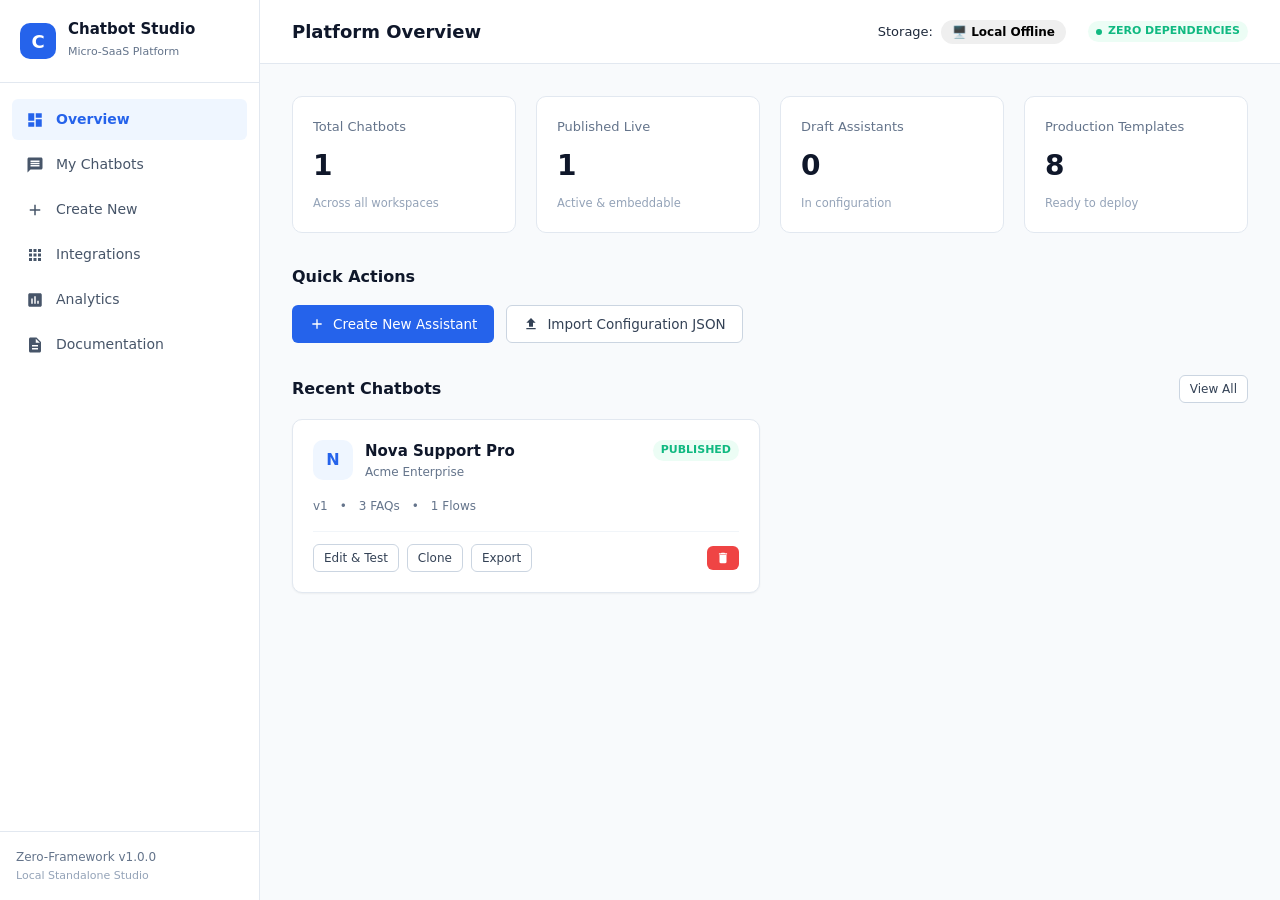
<file: index.html>
<!DOCTYPE html>
<html lang="en">
<head>
  <meta charset="UTF-8">
  <meta name="viewport" content="width=device-width, initial-scale=1.0">
  <title>Chatbot Creator Studio | Zero-Framework Customizable Micro-SaaS Platform</title>
  <meta name="description" content="Build, customize, and deploy intelligent customer support chatbots in minutes with zero frameworks, zero dependencies, and 100% vanilla JavaScript.">
  <meta name="keywords" content="chatbot creator, zero-framework chatbot, customer support bot, micro-saas, embeddable chat widget, no-code bot builder, vanilla javascript chatbot">
  <meta name="author" content="Chatbot Creator Studio">
  <meta name="robots" content="index, follow">
  <meta name="theme-color" content="#2563eb">
  <link rel="canonical" href="./">

  <!-- Favicon -->
  <link rel="icon" type="image/svg+xml" href="favicon.svg">

  <!-- Open Graph / Facebook -->
  <meta property="og:type" content="website">
  <meta property="og:title" content="Chatbot Creator Studio | Zero-Framework Micro-SaaS">
  <meta property="og:description" content="Create, customize, test, and publish intelligent customer-support chatbots with zero build steps and complete style isolation.">
  <meta property="og:image" content="favicon.svg">
  <meta property="og:site_name" content="Chatbot Creator Studio">

  <!-- Twitter Card -->
  <meta name="twitter:card" content="summary_large_image">
  <meta name="twitter:title" content="Chatbot Creator Studio | Zero-Framework Micro-SaaS">
  <meta name="twitter:description" content="Build and deploy lightweight customizable chatbots with zero frameworks and native web standards.">
  <meta name="twitter:image" content="favicon.svg">

  <!-- Structured Data / JSON-LD -->
  <script type="application/ld+json">
  {
    "@context": "https://schema.org",
    "@type": "WebApplication",
    "name": "Chatbot Creator Studio",
    "applicationCategory": "BusinessApplication",
    "operatingSystem": "All modern browsers",
    "description": "Zero-framework customizable customer-support chatbot creation and management studio.",
    "offers": {
      "@type": "Offer",
      "price": "0",
      "priceCurrency": "USD"
    }
  }
  </script>

  <!-- CSS Stylesheets -->
  <link rel="stylesheet" href="assets/css/main.css">
  <link rel="stylesheet" href="assets/css/dashboard.css">
  <link rel="stylesheet" href="assets/css/builder.css">
  <link rel="stylesheet" href="assets/css/widget.css">
  <link rel="stylesheet" href="assets/css/responsive.css">
</head>
<body>
  <div id="app">
    <!-- Sidebar Navigation -->
    <aside class="sidebar">
      <div class="brand-header">
        <div class="brand-logo">C</div>
        <div class="brand-text">
          <h1>Chatbot Studio</h1>
          <span>Micro-SaaS Platform</span>
        </div>
      </div>

      <nav class="sidebar-nav" aria-label="Main Navigation">
        <a href="#/" class="nav-item active">
          <svg viewBox="0 0 24 24"><path d="M3 13h8V3H3v10zm0 8h8v-6H3v6zm10 0h8V11h-8v10zm0-18v6h8V3h-8z"/></svg>
          Overview
        </a>
        <a href="#/chatbots" class="nav-item">
          <svg viewBox="0 0 24 24"><path d="M20 2H4c-1.1 0-2 .9-2 2v18l4-4h14c1.1 0 2-.9 2-2V4c0-1.1-.9-2-2-2zm-2 12H6v-2h12v2zm0-3H6V9h12v2zm0-3H6V6h12v2z"/></svg>
          My Chatbots
        </a>
        <a href="#/create" class="nav-item">
          <svg viewBox="0 0 24 24"><path d="M19 13h-6v6h-2v-6H5v-2h6V5h2v6h6v2z"/></svg>
          Create New
        </a>
        <a href="#/integrations" class="nav-item">
          <svg viewBox="0 0 24 24"><path d="M4 8h4V4H4v4zm6 12h4v-4h-4v4zm-6 0h4v-4H4v4zm0-6h4v-4H4v4zm6 0h4v-4h-4v4zm6-10v4h4V4h-4zm-6 4h4V4h-4v4zm6 6h4v-4h-4v4zm0 6h4v-4h-4v4z"/></svg>
          Integrations
        </a>
        <a href="#/analytics" class="nav-item">
          <svg viewBox="0 0 24 24"><path d="M19 3H5c-1.1 0-2 .9-2 2v14c0 1.1.9 2 2 2h14c1.1 0 2-.9 2-2V5c0-1.1-.9-2-2-2zM9 17H7v-7h2v7zm4 0h-2V7h2v10zm4 0h-2v-4h2v4z"/></svg>
          Analytics
        </a>
        <a href="#/docs" class="nav-item">
          <svg viewBox="0 0 24 24"><path d="M14 2H6c-1.1 0-1.99.9-1.99 2L4 20c0 1.1.89 2 1.99 2H18c1.1 0 2-.9 2-2V8l-6-6zm2 16H8v-2h8v2zm0-4H8v-2h8v2zm-3-5V3.5L18.5 9H13z"/></svg>
          Documentation
        </a>
      </nav>

      <div class="sidebar-footer">
        <div>Zero-Framework v1.0.0</div>
        <div style="font-size: 11px; color: var(--slate-400); margin-top: 2px;">Local Standalone Studio</div>
      </div>
    </aside>

    <!-- Main Content Area -->
    <main class="main-content">
      <header class="top-bar">
        <h2 class="page-title" id="pageTitle">Platform Overview</h2>
        <div style="display: flex; align-items: center; gap: 12px;">
          <!-- Backend Mode Switcher -->
          <div class="backend-switcher" style="display: flex; align-items: center; gap: 8px; background: var(--bg-surface); padding: 4px 10px; border-radius: var(--radius-full); border: 1px solid var(--border-color); font-size: 0.8125rem;">
            <span style="color: var(--text-muted);">Storage:</span>
            <button id="backendToggleBtn" class="btn btn-sm btn-outline" style="border-radius: var(--radius-full); padding: 2px 10px; font-size: 0.75rem; font-weight: 600;">
              <span id="backendModeLabel">🖥️ Local Offline</span>
            </button>
          </div>

          <div id="userAccountSection" style="display: none; align-items: center; gap: 8px;">
            <span id="userPlanBadge" class="badge" style="background: rgba(37,99,235,0.1); color: var(--color-primary); font-weight: 600;">Free Starter</span>
            <button id="membershipBtn" class="btn btn-sm btn-primary" style="padding: 4px 10px; font-size: 0.75rem;">Upgrade</button>
            <button id="logoutBtn" class="btn btn-sm btn-ghost" title="Logout" style="padding: 4px 8px; font-size: 0.75rem;">Sign out</button>
          </div>

          <span class="badge badge-published" style="display: flex; align-items: center; gap: 6px;">
            <span style="width: 6px; height: 6px; border-radius: 50%; background: currentColor;"></span>
            Zero Dependencies
          </span>
        </div>
      </header>

      <div class="content-body" id="appContent">
        <!-- Views dynamically injected here -->
      </div>
    </main>
  </div>

  <div id="toast-container" aria-live="polite"></div>

  <!-- Backend Auth Modal -->
  <div id="authModal" class="modal" style="display: none; position: fixed; inset: 0; z-index: 1000; background: rgba(15,23,42,0.6); align-items: center; justify-content: center; backdrop-filter: blur(4px);">
    <div class="modal-card card" style="max-width: 440px; width: 90%; background: var(--bg-surface); padding: 32px; border-radius: var(--radius-lg); box-shadow: var(--shadow-lg); border: 1px solid var(--border-color);">
      <div style="display: flex; justify-content: space-between; align-items: center; margin-bottom: 20px;">
        <h3 id="authModalTitle" style="font-size: 1.25rem; font-weight: 700;">Connect to PHP Cloud SaaS</h3>
        <button id="closeAuthModalBtn" class="btn btn-ghost" style="padding: 4px 8px; font-size: 1.25rem;">&times;</button>
      </div>

      <div style="display: flex; gap: 8px; margin-bottom: 20px; border-bottom: 1px solid var(--border-color); padding-bottom: 8px;">
        <button id="authTabLogin" class="btn btn-sm btn-outline active" style="flex: 1;">Sign In</button>
        <button id="authTabRegister" class="btn btn-sm btn-outline" style="flex: 1;">Create Account</button>
      </div>

      <form id="authForm" style="display: flex; flex-direction: column; gap: 14px;">
        <div id="authNameGroup" style="display: none;">
          <label style="display: block; font-size: 0.8125rem; font-weight: 600; margin-bottom: 4px;">Full Name</label>
          <input type="text" id="authName" class="form-control" placeholder="Jane Doe" style="width: 100%; padding: 8px 12px; border: 1px solid var(--border-color); border-radius: var(--radius-md);">
        </div>

        <div>
          <label style="display: block; font-size: 0.8125rem; font-weight: 600; margin-bottom: 4px;">Email Address</label>
          <input type="email" id="authEmail" class="form-control" placeholder="user@example.com" required style="width: 100%; padding: 8px 12px; border: 1px solid var(--border-color); border-radius: var(--radius-md);">
        </div>

        <div>
          <label style="display: block; font-size: 0.8125rem; font-weight: 600; margin-bottom: 4px;">Password</label>
          <input type="password" id="authPassword" class="form-control" placeholder="••••••••" required style="width: 100%; padding: 8px 12px; border: 1px solid var(--border-color); border-radius: var(--radius-md);">
        </div>

        <div id="authErrorMsg" style="color: var(--color-danger); font-size: 0.8125rem; display: none;"></div>

        <button type="submit" id="authSubmitBtn" class="btn btn-primary" style="width: 100%; padding: 10px; margin-top: 8px; font-weight: 600;">Sign In to Cloud Studio</button>
      </form>
    </div>
  </div>

  <!-- SaaS Membership Pricing Modal -->
  <div id="membershipModal" class="modal" style="display: none; position: fixed; inset: 0; z-index: 1000; background: rgba(15,23,42,0.6); align-items: center; justify-content: center; backdrop-filter: blur(4px);">
    <div class="modal-card card" style="max-width: 900px; width: 95%; max-height: 90vh; overflow-y: auto; background: var(--bg-surface); padding: 32px; border-radius: var(--radius-lg); box-shadow: var(--shadow-lg); border: 1px solid var(--border-color);">
      <div style="display: flex; justify-content: space-between; align-items: center; margin-bottom: 12px;">
        <div>
          <h3 style="font-size: 1.5rem; font-weight: 800;">Choose Your Studio Plan</h3>
          <p style="color: var(--text-muted); font-size: 0.875rem;">Scale your conversational assistants with transparent tiered pricing.</p>
        </div>
        <button id="closeMembershipModalBtn" class="btn btn-ghost" style="padding: 4px 8px; font-size: 1.5rem;">&times;</button>
      </div>

      <!-- Billing Cycle Toggle -->
      <div style="display: flex; justify-content: center; align-items: center; gap: 12px; margin: 24px 0;">
        <span style="font-weight: 600; font-size: 0.875rem;">Monthly</span>
        <button id="billingCycleToggleBtn" class="btn btn-sm btn-outline" style="border-radius: var(--radius-full); padding: 4px 14px; font-size: 0.75rem;">
          <span id="billingCycleText">Switch to Yearly</span>
        </button>
        <span style="font-weight: 600; font-size: 0.875rem;">Yearly <span class="badge" style="background: rgba(16,185,129,0.15); color: #059669; font-size: 0.75rem; margin-left: 4px;">Save 20%</span></span>
      </div>

      <!-- Plan Cards Grid -->
      <div id="plansGrid" style="display: grid; grid-template-columns: repeat(auto-fit, minmax(200px, 1fr)); gap: 16px; margin-bottom: 24px;">
        <!-- Injected via JavaScript -->
      </div>

      <div style="border-top: 1px solid var(--border-color); padding-top: 16px; text-align: center; font-size: 0.8125rem; color: var(--text-muted);">
        🔒 Secure multi-choice recurring and ongoing payments processed via PayPal. Cancel anytime.
      </div>
    </div>
  </div>

  <!-- Native ES Module Application Entrypoint -->
  <script type="module" src="assets/js/app.js"></script>
</body>
</html>
</file>
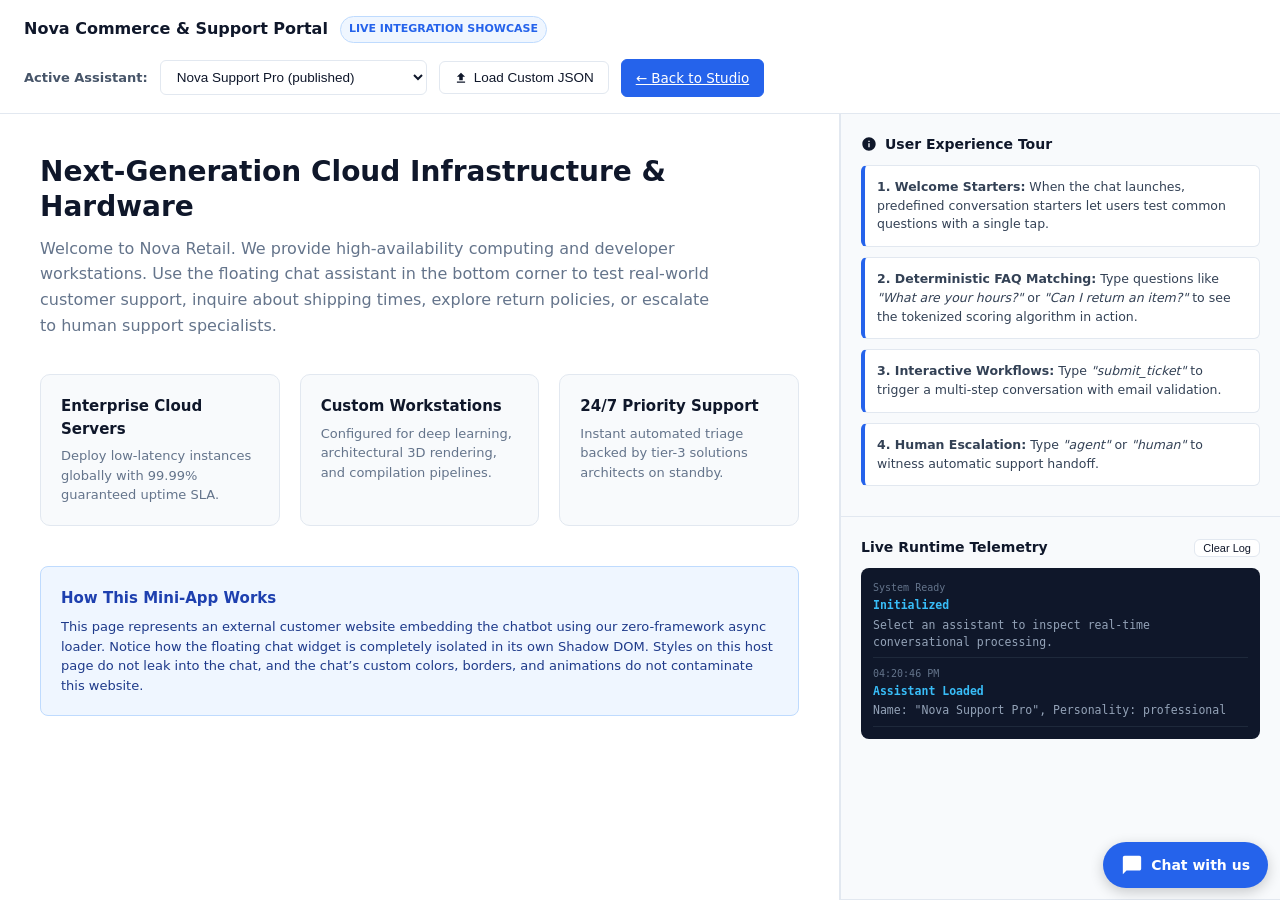
<file: demo/index.html>
<!DOCTYPE html>
<html lang="en">
<head>
  <meta charset="UTF-8">
  <meta name="viewport" content="width=device-width, initial-scale=1.0">
  <title>Chatbot Integration Showcase & Educational Portal | Zero-Framework</title>
  <meta name="description" content="Interactive demo simulating a customer website embedding the Zero-Framework customizable chatbot widget, showcasing live event telemetry, knowledge matching, and conversational flows.">
  <meta name="keywords" content="chatbot demo, widget embedding, live telemetry, zero-framework chatbot, customer support showcase">
  <meta name="author" content="Chatbot Creator Studio">
  <meta name="robots" content="index, follow">
  <meta name="theme-color" content="#2563eb">
  <link rel="icon" type="image/svg+xml" href="../favicon.svg">
  <link rel="stylesheet" href="demo.css">
</head>
<body>
  <!-- Top Demo Bar -->
  <header class="demo-header">
    <div class="demo-brand">
      <h1 style="font-size: 16px; font-weight: 700;">Nova Commerce & Support Portal</h1>
      <span class="demo-badge">Live Integration Showcase</span>
    </div>

    <div class="demo-controls">
      <label for="botSelector" style="font-size: 13px; font-weight: 600; color: #475569;">Active Assistant:</label>
      <select id="botSelector" class="demo-select" aria-label="Select Chatbot Configuration"></select>

      <button class="demo-btn" id="btnUploadConfig">
        <svg viewBox="0 0 24 24" width="14" height="14" fill="currentColor"><path d="M9 16h6v-6h4l-7-7-7 7h4zm-4 2h14v2H5z"/></svg>
        Load Custom JSON
      </button>
      <input type="file" id="customJsonInput" accept=".json" style="display: none;" />

      <a href="../index.html" class="demo-btn demo-btn-primary">
        ← Back to Studio
      </a>
    </div>
  </header>

  <!-- Main Demo Layout -->
  <main class="demo-layout">
    <!-- Mock Host Website Viewport -->
    <section class="mock-website">
      <div class="mock-hero">
        <h2>Next-Generation Cloud Infrastructure & Hardware</h2>
        <p>
          Welcome to Nova Retail. We provide high-availability computing and developer workstations.
          Use the floating chat assistant in the bottom corner to test real-world customer support,
          inquire about shipping times, explore return policies, or escalate to human support specialists.
        </p>
      </div>

      <div class="mock-cards">
        <div class="mock-card">
          <h4>Enterprise Cloud Servers</h4>
          <p>Deploy low-latency instances globally with 99.99% guaranteed uptime SLA.</p>
        </div>
        <div class="mock-card">
          <h4>Custom Workstations</h4>
          <p>Configured for deep learning, architectural 3D rendering, and compilation pipelines.</p>
        </div>
        <div class="mock-card">
          <h4>24/7 Priority Support</h4>
          <p>Instant automated triage backed by tier-3 solutions architects on standby.</p>
        </div>
      </div>

      <div style="background: #eff6ff; border: 1px solid #bfdbfe; border-radius: 8px; padding: 20px;">
        <h3 style="font-size: 15px; font-weight: 600; color: #1e40af; margin-bottom: 8px;">How This Mini-App Works</h3>
        <p style="font-size: 13px; color: #1e3a8a; line-height: 1.5;">
          This page represents an external customer website embedding the chatbot using our zero-framework async loader.
          Notice how the floating chat widget is completely isolated in its own Shadow DOM. Styles on this host page do not leak into the chat,
          and the chat’s custom colors, borders, and animations do not contaminate this website.
        </p>
      </div>
    </section>

    <!-- Educational & Event Logging Sidebar -->
    <aside class="educational-sidebar">
      <div class="edu-section">
        <h3>
          <svg viewBox="0 0 24 24" width="16" height="16" fill="currentColor"><path d="M12 2C6.48 2 2 6.48 2 12s4.48 10 10 10 10-4.48 10-10S17.52 2 12 2zm1 15h-2v-6h2v6zm0-8h-2V7h2v2z"/></svg>
          User Experience Tour
        </h3>

        <div class="edu-tip">
          <strong>1. Welcome Starters:</strong> When the chat launches, predefined conversation starters let users test common questions with a single tap.
        </div>
        <div class="edu-tip">
          <strong>2. Deterministic FAQ Matching:</strong> Type questions like <em>"What are your hours?"</em> or <em>"Can I return an item?"</em> to see the tokenized scoring algorithm in action.
        </div>
        <div class="edu-tip">
          <strong>3. Interactive Workflows:</strong> Type <em>"submit_ticket"</em> to trigger a multi-step conversation with email validation.
        </div>
        <div class="edu-tip">
          <strong>4. Human Escalation:</strong> Type <em>"agent"</em> or <em>"human"</em> to witness automatic support handoff.
        </div>
      </div>

      <div class="edu-section" style="flex: 1; display: flex; flex-direction: column;">
        <div style="display: flex; justify-content: space-between; align-items: center; margin-bottom: 10px;">
          <h3 style="margin-bottom: 0;">Live Runtime Telemetry</h3>
          <button class="demo-btn" id="btnClearLogs" style="font-size: 11px; padding: 2px 8px;">Clear Log</button>
        </div>
        <div class="event-log-container" id="eventLogContainer">
          <div class="log-entry">
            <span class="log-time">System Ready</span>
            <span class="log-event">Initialized</span>
            <span class="log-detail">Select an assistant to inspect real-time conversational processing.</span>
          </div>
        </div>
      </div>
    </aside>
  </main>

  <!-- Dynamic Chatbot Container -->
  <div id="demo-bot-container"></div>

  <script type="module" src="demo.js"></script>
</body>
</html>
</file>
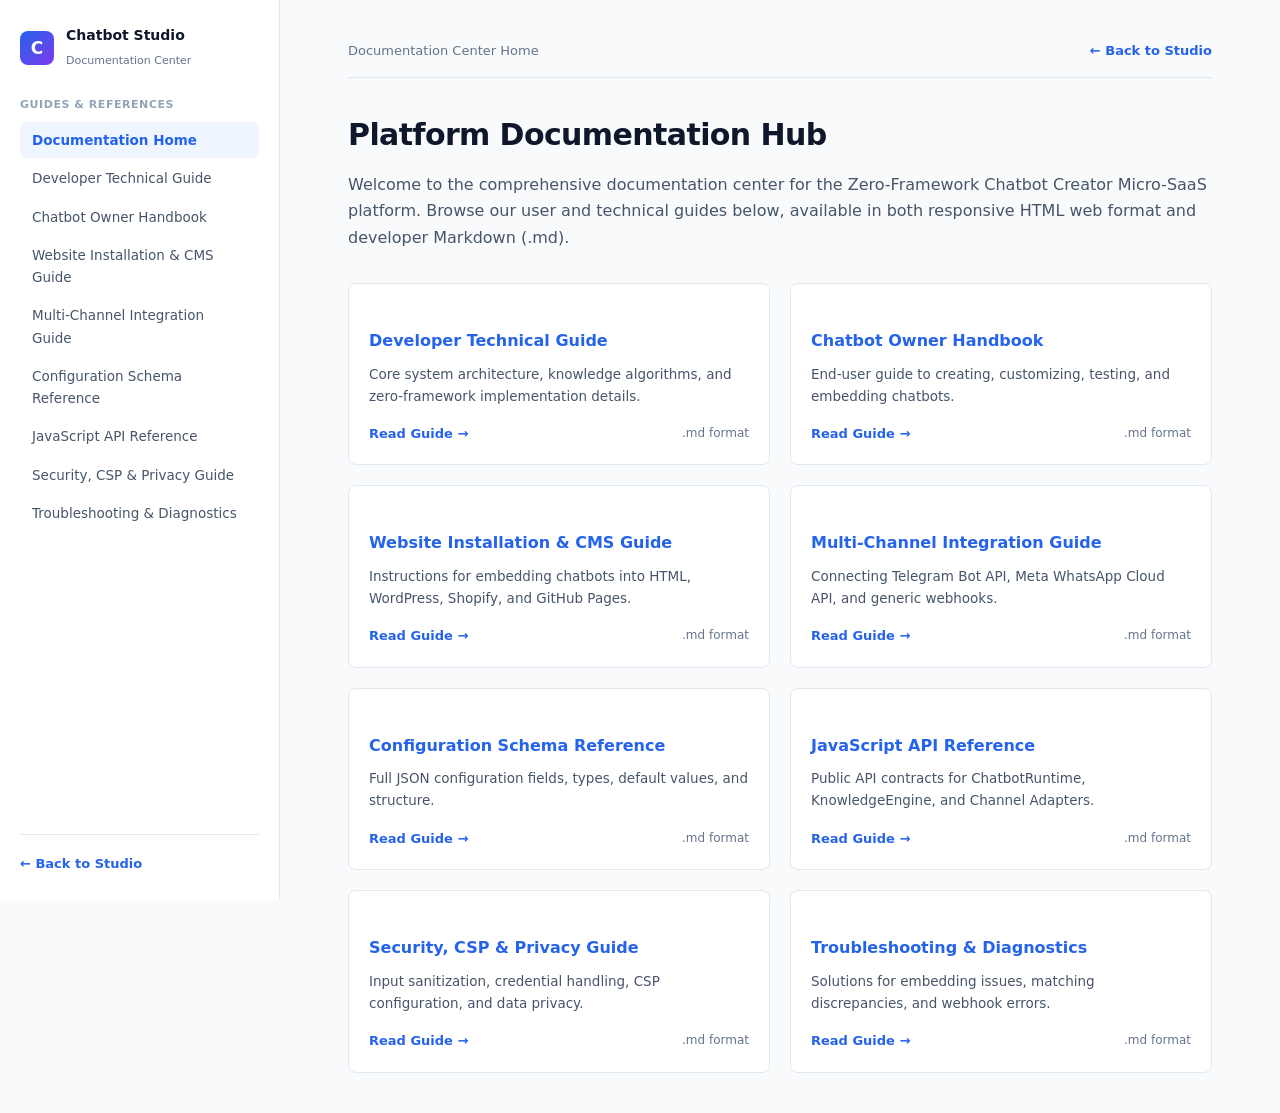
<file: docs/index.html>
<!DOCTYPE html>
<html lang="en">
<head>
  <meta charset="UTF-8">
  <meta name="viewport" content="width=device-width, initial-scale=1.0">
  <title>Documentation Hub | Zero-Framework Chatbot Micro-SaaS</title>
  <meta name="description" content="Central documentation hub for the Zero-Framework Chatbot Creator Micro-SaaS platform.">
  <link rel="icon" type="image/svg+xml" href="../favicon.svg">
  <link rel="stylesheet" href="docs.css">
</head>
<body>
  <div class="docs-layout">
    <!-- Sidebar -->
    <aside class="docs-sidebar">
      <a href="../index.html" class="docs-brand">
        <div class="brand-icon">C</div>
        <div>
          <strong style="display:block; font-size: 14px;">Chatbot Studio</strong>
          <span style="font-size: 11px; color: var(--slate-500);">Documentation Center</span>
        </div>
      </a>

      <div class="docs-nav-group">
        <div class="docs-nav-title">Guides &amp; References</div>
        <ul class="docs-nav-list">
          <li><a href="index.html" class="docs-nav-link active">Documentation Home</a></li>
          <li><a href="developer-guide.html" class="docs-nav-link">Developer Technical Guide</a></li>
<li><a href="chatbot-owner-guide.html" class="docs-nav-link">Chatbot Owner Handbook</a></li>
<li><a href="installation-guide.html" class="docs-nav-link">Website Installation & CMS Guide</a></li>
<li><a href="integration-guide.html" class="docs-nav-link">Multi-Channel Integration Guide</a></li>
<li><a href="configuration-reference.html" class="docs-nav-link">Configuration Schema Reference</a></li>
<li><a href="api-reference.html" class="docs-nav-link">JavaScript API Reference</a></li>
<li><a href="security-and-privacy.html" class="docs-nav-link">Security, CSP & Privacy Guide</a></li>
<li><a href="troubleshooting.html" class="docs-nav-link">Troubleshooting & Diagnostics</a></li>
        </ul>
      </div>

      <div style="margin-top: auto; padding-top: 16px; border-top: 1px solid var(--border-color);">
        <a href="../index.html" class="btn-back">← Back to Studio</a>
      </div>
    </aside>

    <!-- Main Content -->
    <main class="docs-main">
      <div class="docs-topbar">
        <div style="font-size: 13px; color: var(--slate-500);">Documentation Center Home</div>
        <a href="../index.html" class="btn-back">← Back to Studio</a>
      </div>

      <article class="docs-content">
        <h1>Platform Documentation Hub</h1>
        <p style="font-size: 16px; color: var(--slate-600); margin-bottom: 32px;">
          Welcome to the comprehensive documentation center for the Zero-Framework Chatbot Creator Micro-SaaS platform. Browse our user and technical guides below, available in both responsive HTML web format and developer Markdown (.md).
        </p>

        <div style="display: grid; grid-template-columns: repeat(auto-fit, minmax(320px, 1fr)); gap: 20px;">
          <div class="card" style="background: var(--card-bg); border: 1px solid var(--border-color); border-radius: 8px; padding: 20px; transition: transform 0.15s;">
      <h3 style="font-size: 16px; font-weight: 600; margin-bottom: 8px;"><a href="developer-guide.html" style="color: var(--primary); text-decoration: none;">Developer Technical Guide</a></h3>
      <p style="font-size: 13.5px; color: var(--slate-600); margin-bottom: 16px;">Core system architecture, knowledge algorithms, and zero-framework implementation details.</p>
      <div style="display: flex; justify-content: space-between; align-items: center;">
        <a href="developer-guide.html" style="color: var(--primary); font-size: 13px; font-weight: 600; text-decoration: none;">Read Guide →</a>
        <a href="DEVELOPER-GUIDE.md" target="_blank" style="font-size: 12px; color: var(--slate-500); text-decoration: none;">.md format</a>
      </div>
    </div>
<div class="card" style="background: var(--card-bg); border: 1px solid var(--border-color); border-radius: 8px; padding: 20px; transition: transform 0.15s;">
      <h3 style="font-size: 16px; font-weight: 600; margin-bottom: 8px;"><a href="chatbot-owner-guide.html" style="color: var(--primary); text-decoration: none;">Chatbot Owner Handbook</a></h3>
      <p style="font-size: 13.5px; color: var(--slate-600); margin-bottom: 16px;">End-user guide to creating, customizing, testing, and embedding chatbots.</p>
      <div style="display: flex; justify-content: space-between; align-items: center;">
        <a href="chatbot-owner-guide.html" style="color: var(--primary); font-size: 13px; font-weight: 600; text-decoration: none;">Read Guide →</a>
        <a href="CHATBOT-OWNER-GUIDE.md" target="_blank" style="font-size: 12px; color: var(--slate-500); text-decoration: none;">.md format</a>
      </div>
    </div>
<div class="card" style="background: var(--card-bg); border: 1px solid var(--border-color); border-radius: 8px; padding: 20px; transition: transform 0.15s;">
      <h3 style="font-size: 16px; font-weight: 600; margin-bottom: 8px;"><a href="installation-guide.html" style="color: var(--primary); text-decoration: none;">Website Installation & CMS Guide</a></h3>
      <p style="font-size: 13.5px; color: var(--slate-600); margin-bottom: 16px;">Instructions for embedding chatbots into HTML, WordPress, Shopify, and GitHub Pages.</p>
      <div style="display: flex; justify-content: space-between; align-items: center;">
        <a href="installation-guide.html" style="color: var(--primary); font-size: 13px; font-weight: 600; text-decoration: none;">Read Guide →</a>
        <a href="INSTALLATION-GUIDE.md" target="_blank" style="font-size: 12px; color: var(--slate-500); text-decoration: none;">.md format</a>
      </div>
    </div>
<div class="card" style="background: var(--card-bg); border: 1px solid var(--border-color); border-radius: 8px; padding: 20px; transition: transform 0.15s;">
      <h3 style="font-size: 16px; font-weight: 600; margin-bottom: 8px;"><a href="integration-guide.html" style="color: var(--primary); text-decoration: none;">Multi-Channel Integration Guide</a></h3>
      <p style="font-size: 13.5px; color: var(--slate-600); margin-bottom: 16px;">Connecting Telegram Bot API, Meta WhatsApp Cloud API, and generic webhooks.</p>
      <div style="display: flex; justify-content: space-between; align-items: center;">
        <a href="integration-guide.html" style="color: var(--primary); font-size: 13px; font-weight: 600; text-decoration: none;">Read Guide →</a>
        <a href="INTEGRATION-GUIDE.md" target="_blank" style="font-size: 12px; color: var(--slate-500); text-decoration: none;">.md format</a>
      </div>
    </div>
<div class="card" style="background: var(--card-bg); border: 1px solid var(--border-color); border-radius: 8px; padding: 20px; transition: transform 0.15s;">
      <h3 style="font-size: 16px; font-weight: 600; margin-bottom: 8px;"><a href="configuration-reference.html" style="color: var(--primary); text-decoration: none;">Configuration Schema Reference</a></h3>
      <p style="font-size: 13.5px; color: var(--slate-600); margin-bottom: 16px;">Full JSON configuration fields, types, default values, and structure.</p>
      <div style="display: flex; justify-content: space-between; align-items: center;">
        <a href="configuration-reference.html" style="color: var(--primary); font-size: 13px; font-weight: 600; text-decoration: none;">Read Guide →</a>
        <a href="CONFIGURATION-REFERENCE.md" target="_blank" style="font-size: 12px; color: var(--slate-500); text-decoration: none;">.md format</a>
      </div>
    </div>
<div class="card" style="background: var(--card-bg); border: 1px solid var(--border-color); border-radius: 8px; padding: 20px; transition: transform 0.15s;">
      <h3 style="font-size: 16px; font-weight: 600; margin-bottom: 8px;"><a href="api-reference.html" style="color: var(--primary); text-decoration: none;">JavaScript API Reference</a></h3>
      <p style="font-size: 13.5px; color: var(--slate-600); margin-bottom: 16px;">Public API contracts for ChatbotRuntime, KnowledgeEngine, and Channel Adapters.</p>
      <div style="display: flex; justify-content: space-between; align-items: center;">
        <a href="api-reference.html" style="color: var(--primary); font-size: 13px; font-weight: 600; text-decoration: none;">Read Guide →</a>
        <a href="API-REFERENCE.md" target="_blank" style="font-size: 12px; color: var(--slate-500); text-decoration: none;">.md format</a>
      </div>
    </div>
<div class="card" style="background: var(--card-bg); border: 1px solid var(--border-color); border-radius: 8px; padding: 20px; transition: transform 0.15s;">
      <h3 style="font-size: 16px; font-weight: 600; margin-bottom: 8px;"><a href="security-and-privacy.html" style="color: var(--primary); text-decoration: none;">Security, CSP & Privacy Guide</a></h3>
      <p style="font-size: 13.5px; color: var(--slate-600); margin-bottom: 16px;">Input sanitization, credential handling, CSP configuration, and data privacy.</p>
      <div style="display: flex; justify-content: space-between; align-items: center;">
        <a href="security-and-privacy.html" style="color: var(--primary); font-size: 13px; font-weight: 600; text-decoration: none;">Read Guide →</a>
        <a href="SECURITY-AND-PRIVACY.md" target="_blank" style="font-size: 12px; color: var(--slate-500); text-decoration: none;">.md format</a>
      </div>
    </div>
<div class="card" style="background: var(--card-bg); border: 1px solid var(--border-color); border-radius: 8px; padding: 20px; transition: transform 0.15s;">
      <h3 style="font-size: 16px; font-weight: 600; margin-bottom: 8px;"><a href="troubleshooting.html" style="color: var(--primary); text-decoration: none;">Troubleshooting & Diagnostics</a></h3>
      <p style="font-size: 13.5px; color: var(--slate-600); margin-bottom: 16px;">Solutions for embedding issues, matching discrepancies, and webhook errors.</p>
      <div style="display: flex; justify-content: space-between; align-items: center;">
        <a href="troubleshooting.html" style="color: var(--primary); font-size: 13px; font-weight: 600; text-decoration: none;">Read Guide →</a>
        <a href="TROUBLESHOOTING.md" target="_blank" style="font-size: 12px; color: var(--slate-500); text-decoration: none;">.md format</a>
      </div>
    </div>
        </div>
      </article>
    </main>
  </div>
</body>
</html>
</file>
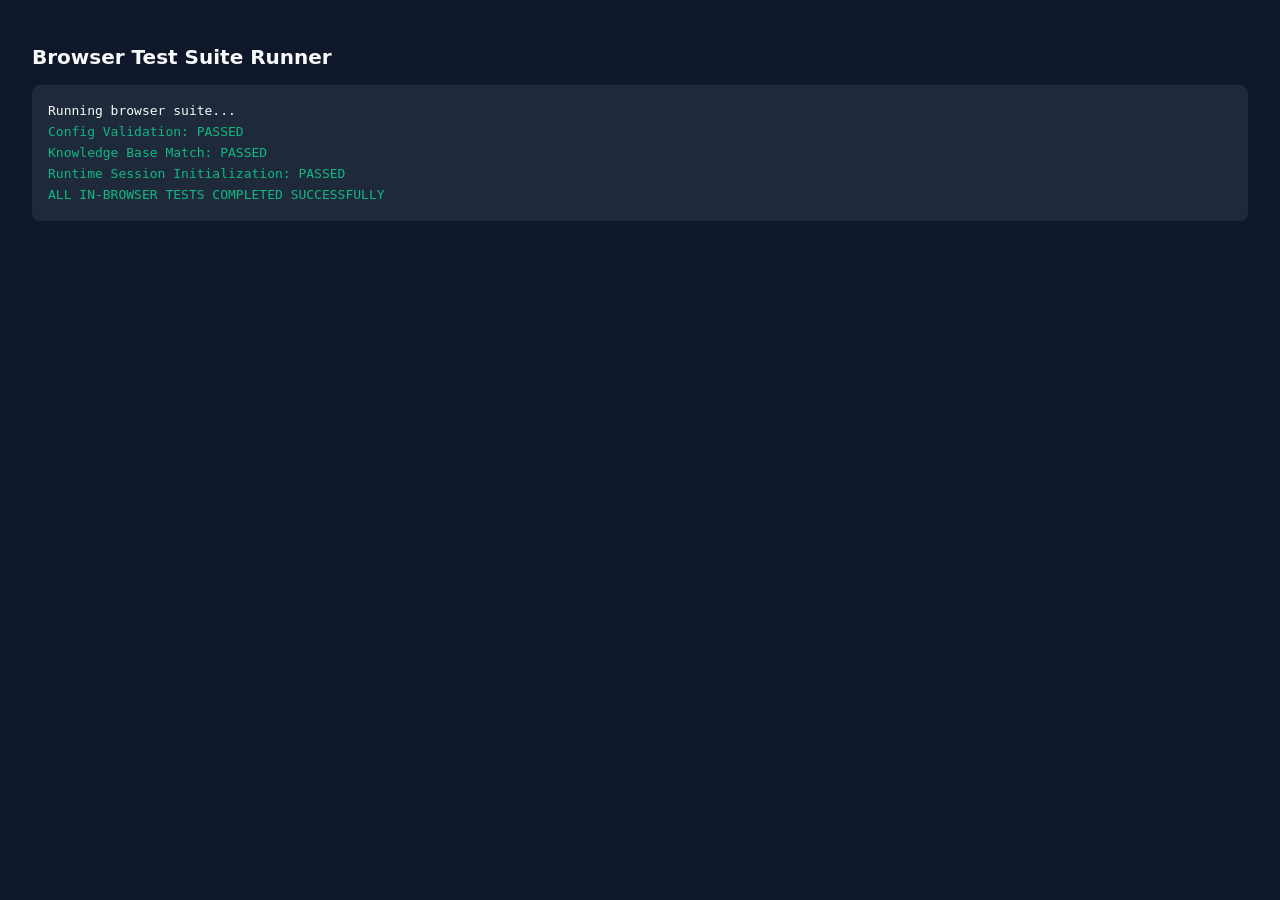
<file: tests/index.html>
<!DOCTYPE html>
<html lang="en">
<head>
  <meta charset="UTF-8">
  <meta name="viewport" content="width=device-width, initial-scale=1.0">
  <title>Browser Automated Test Runner</title>
  <style>
    body { font-family: system-ui, sans-serif; padding: 24px; background: #0f172a; color: #f8fafc; }
    h1 { font-size: 20px; margin-bottom: 16px; }
    .test-log { background: #1e293b; padding: 16px; border-radius: 8px; font-family: monospace; font-size: 13px; line-height: 1.6; }
    .pass { color: #10b981; }
    .fail { color: #ef4444; }
  </style>
</head>
<body>
  <h1>Browser Test Suite Runner</h1>
  <div class="test-log" id="log">Running browser suite...</div>

  <script type="module">
    import { ConfigValidator } from '../assets/js/validation.js';
    import { ConfigManager } from '../assets/js/config-manager.js';
    import { KnowledgeEngine } from '../chatbot/knowledge-engine.js';
    import { ChatbotRuntime } from '../chatbot/runtime.js';

    const logEl = document.getElementById('log');
    function log(msg, isPass) {
      const div = document.createElement('div');
      div.className = isPass ? 'pass' : 'fail';
      div.textContent = msg;
      logEl.appendChild(div);
    }

    try {
      const cfg = ConfigManager.createDefault();
      const v = ConfigValidator.validate(cfg);
      log(`Config Validation: ${v.valid ? 'PASSED' : 'FAILED'}`, v.valid);

      const match = KnowledgeEngine.findBestMatch('hours', cfg.knowledgeBase);
      log(`Knowledge Base Match: ${match.match ? 'PASSED' : 'FAILED'}`, Boolean(match.match));

      const runtime = new ChatbotRuntime(cfg);
      const init = runtime.initializeSession();
      log(`Runtime Session Initialization: ${init.type === 'greeting' ? 'PASSED' : 'FAILED'}`, init.type === 'greeting');

      log('ALL IN-BROWSER TESTS COMPLETED SUCCESSFULLY', true);
    } catch (e) {
      log(`ERROR: ${e.message}`, false);
    }
  </script>
</body>
</html>
</file>
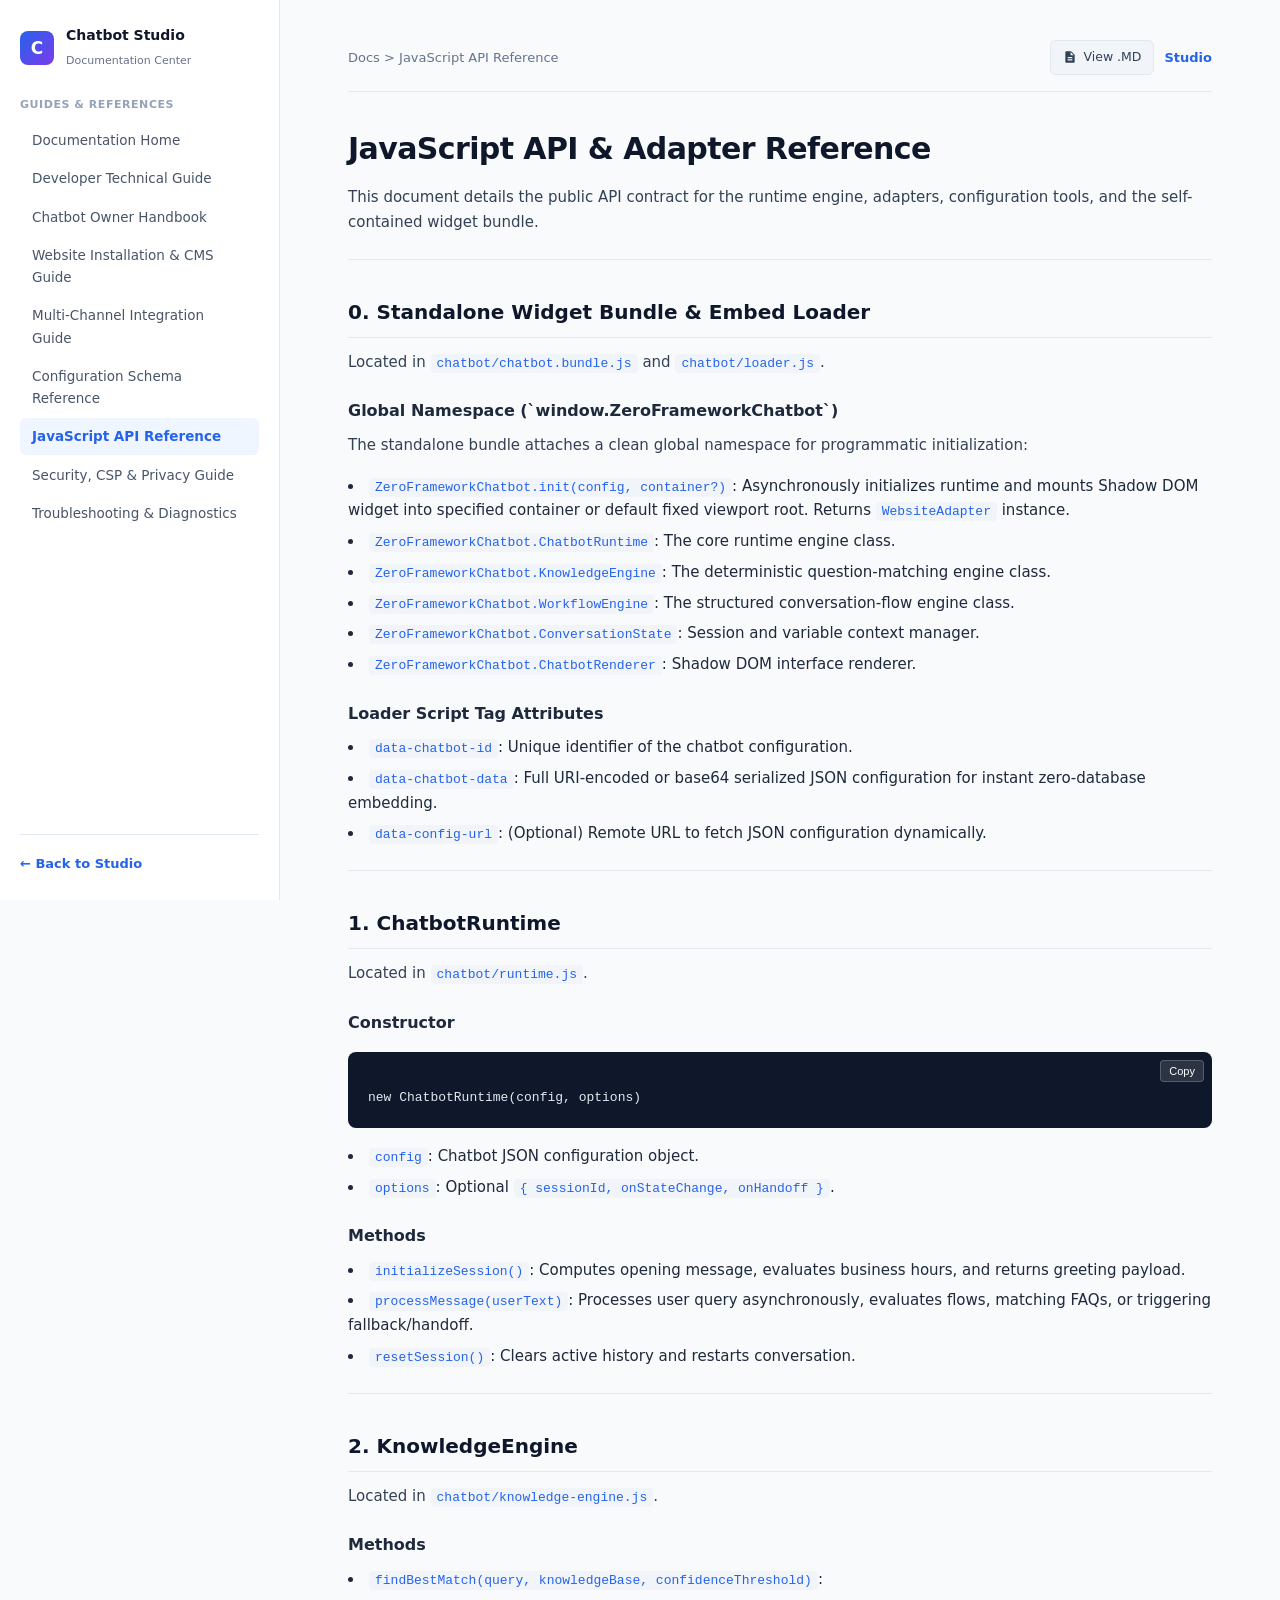
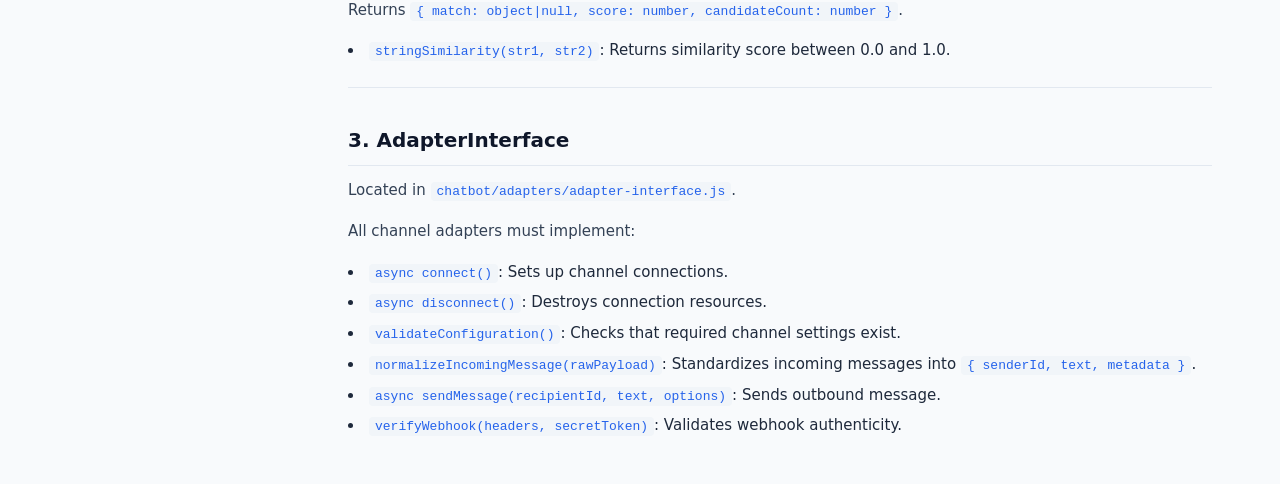
<file: docs/api-reference.html>
<!DOCTYPE html>
<html lang="en">
<head>
  <meta charset="UTF-8">
  <meta name="viewport" content="width=device-width, initial-scale=1.0">
  <title>JavaScript API Reference | Zero-Framework Chatbot Documentation</title>
  <meta name="description" content="Public API contracts for ChatbotRuntime, KnowledgeEngine, and Channel Adapters.">
  <link rel="icon" type="image/svg+xml" href="../favicon.svg">
  <link rel="stylesheet" href="docs.css">
</head>
<body>
  <div class="docs-layout">
    <!-- Sidebar -->
    <aside class="docs-sidebar">
      <a href="../index.html" class="docs-brand">
        <div class="brand-icon">C</div>
        <div>
          <strong style="display:block; font-size: 14px;">Chatbot Studio</strong>
          <span style="font-size: 11px; color: var(--slate-500);">Documentation Center</span>
        </div>
      </a>

      <div class="docs-nav-group">
        <div class="docs-nav-title">Guides &amp; References</div>
        <ul class="docs-nav-list">
          <li><a href="index.html" class="docs-nav-link">Documentation Home</a></li>
          <li><a href="developer-guide.html" class="docs-nav-link">Developer Technical Guide</a></li>
<li><a href="chatbot-owner-guide.html" class="docs-nav-link">Chatbot Owner Handbook</a></li>
<li><a href="installation-guide.html" class="docs-nav-link">Website Installation & CMS Guide</a></li>
<li><a href="integration-guide.html" class="docs-nav-link">Multi-Channel Integration Guide</a></li>
<li><a href="configuration-reference.html" class="docs-nav-link">Configuration Schema Reference</a></li>
<li><a href="api-reference.html" class="docs-nav-link">JavaScript API Reference</a></li>
<li><a href="security-and-privacy.html" class="docs-nav-link">Security, CSP & Privacy Guide</a></li>
<li><a href="troubleshooting.html" class="docs-nav-link">Troubleshooting & Diagnostics</a></li>
        </ul>
      </div>

      <div style="margin-top: auto; padding-top: 16px; border-top: 1px solid var(--border-color);">
        <a href="../index.html" class="btn-back">← Back to Studio</a>
      </div>
    </aside>

    <!-- Main Content -->
    <main class="docs-main">
      <div class="docs-topbar">
        <div style="font-size: 13px; color: var(--slate-500);">
          <a href="index.html" style="color: inherit; text-decoration: none;">Docs</a> &gt; <span>JavaScript API Reference</span>
        </div>
        <div style="display: flex; gap: 10px;">
          <a href="API-REFERENCE.md" class="btn-github-md" target="_blank" title="View raw Markdown file for developers">
            <svg viewBox="0 0 24 24" width="14" height="14" fill="currentColor"><path d="M14 2H6c-1.1 0-1.99.9-1.99 2L4 20c0 1.1.89 2 1.99 2H18c1.1 0 2-.9 2-2V8l-6-6zm2 16H8v-2h8v2zm0-4H8v-2h8v2zm-3-5V3.5L18.5 9H13z"/></svg>
            View .MD
          </a>
          <a href="../index.html" class="btn-back">Studio</a>
        </div>
      </div>

      <article class="docs-content">
        <h1>JavaScript API &amp; Adapter Reference</h1>
<p>This document details the public API contract for the runtime engine, adapters, configuration tools, and the self-contained widget bundle.</p>
<hr style="margin: 24px 0; border: none; border-top: 1px solid var(--border-color);">
<h2>0. Standalone Widget Bundle &amp; Embed Loader</h2>
<p>Located in <code>chatbot/chatbot.bundle.js</code> and <code>chatbot/loader.js</code>.</p>
<h3>Global Namespace (`window.ZeroFrameworkChatbot`)</h3>
<p>The standalone bundle attaches a clean global namespace for programmatic initialization:</p>
<li><code>ZeroFrameworkChatbot.init(config, container?)</code>: Asynchronously initializes runtime and mounts Shadow DOM widget into specified container or default fixed viewport root. Returns <code>WebsiteAdapter</code> instance.</li>
<li><code>ZeroFrameworkChatbot.ChatbotRuntime</code>: The core runtime engine class.</li>
<li><code>ZeroFrameworkChatbot.KnowledgeEngine</code>: The deterministic question-matching engine class.</li>
<li><code>ZeroFrameworkChatbot.WorkflowEngine</code>: The structured conversation-flow engine class.</li>
<li><code>ZeroFrameworkChatbot.ConversationState</code>: Session and variable context manager.</li>
<li><code>ZeroFrameworkChatbot.ChatbotRenderer</code>: Shadow DOM interface renderer.</li>
<h3>Loader Script Tag Attributes</h3>
<li><code>data-chatbot-id</code>: Unique identifier of the chatbot configuration.</li>
<li><code>data-chatbot-data</code>: Full URI-encoded or base64 serialized JSON configuration for instant zero-database embedding.</li>
<li><code>data-config-url</code>: (Optional) Remote URL to fetch JSON configuration dynamically.</li>
<hr style="margin: 24px 0; border: none; border-top: 1px solid var(--border-color);">
<h2>1. ChatbotRuntime</h2>
<p>Located in <code>chatbot/runtime.js</code>.</p>
<h3>Constructor</h3>
<div class="code-wrapper"><button class="copy-btn">Copy</button><pre><code>new ChatbotRuntime(config, options)</code></pre></div>
<li><code>config</code>: Chatbot JSON configuration object.</li>
<li><code>options</code>: Optional <code>{ sessionId, onStateChange, onHandoff }</code>.</li>
<h3>Methods</h3>
<li><code>initializeSession()</code>: Computes opening message, evaluates business hours, and returns greeting payload.</li>
<li><code>processMessage(userText)</code>: Processes user query asynchronously, evaluates flows, matching FAQs, or triggering fallback/handoff.</li>
<li><code>resetSession()</code>: Clears active history and restarts conversation.</li>
<hr style="margin: 24px 0; border: none; border-top: 1px solid var(--border-color);">
<h2>2. KnowledgeEngine</h2>
<p>Located in <code>chatbot/knowledge-engine.js</code>.</p>
<h3>Methods</h3>
<li><code>findBestMatch(query, knowledgeBase, confidenceThreshold)</code>:</li>
<p>  Returns <code>{ match: object|null, score: number, candidateCount: number }</code>.</p>
<li><code>stringSimilarity(str1, str2)</code>: Returns similarity score between 0.0 and 1.0.</li>
<hr style="margin: 24px 0; border: none; border-top: 1px solid var(--border-color);">
<h2>3. AdapterInterface</h2>
<p>Located in <code>chatbot/adapters/adapter-interface.js</code>.</p>
<p>All channel adapters must implement:</p>
<li><code>async connect()</code>: Sets up channel connections.</li>
<li><code>async disconnect()</code>: Destroys connection resources.</li>
<li><code>validateConfiguration()</code>: Checks that required channel settings exist.</li>
<li><code>normalizeIncomingMessage(rawPayload)</code>: Standardizes incoming messages into <code>{ senderId, text, metadata }</code>.</li>
<li><code>async sendMessage(recipientId, text, options)</code>: Sends outbound message.</li>
<li><code>verifyWebhook(headers, secretToken)</code>: Validates webhook authenticity.</li>
      </article>
    </main>
  </div>

  <script>
    // Copy code button script
    document.querySelectorAll('.copy-btn').forEach(btn => {
      btn.addEventListener('click', async () => {
        const pre = btn.nextElementSibling;
        const text = pre ? pre.innerText : '';
        try {
          if (navigator.clipboard) {
            await navigator.clipboard.writeText(text);
          } else {
            const ta = document.createElement('textarea');
            ta.value = text;
            document.body.appendChild(ta);
            ta.select();
            document.execCommand('copy');
            document.body.removeChild(ta);
          }
          btn.classList.add('copied');
          btn.innerText = 'Copied!';
          setTimeout(() => {
            btn.classList.remove('copied');
            btn.innerText = 'Copy';
          }, 2000);
        } catch(e) {
          console.error(e);
        }
      });
    });

    // Highlight active sidebar link
    document.querySelectorAll('.docs-nav-link').forEach(link => {
      if (link.getAttribute('href') === 'api-reference.html') {
        link.classList.add('active');
      }
    });
  </script>
</body>
</html>
</file>
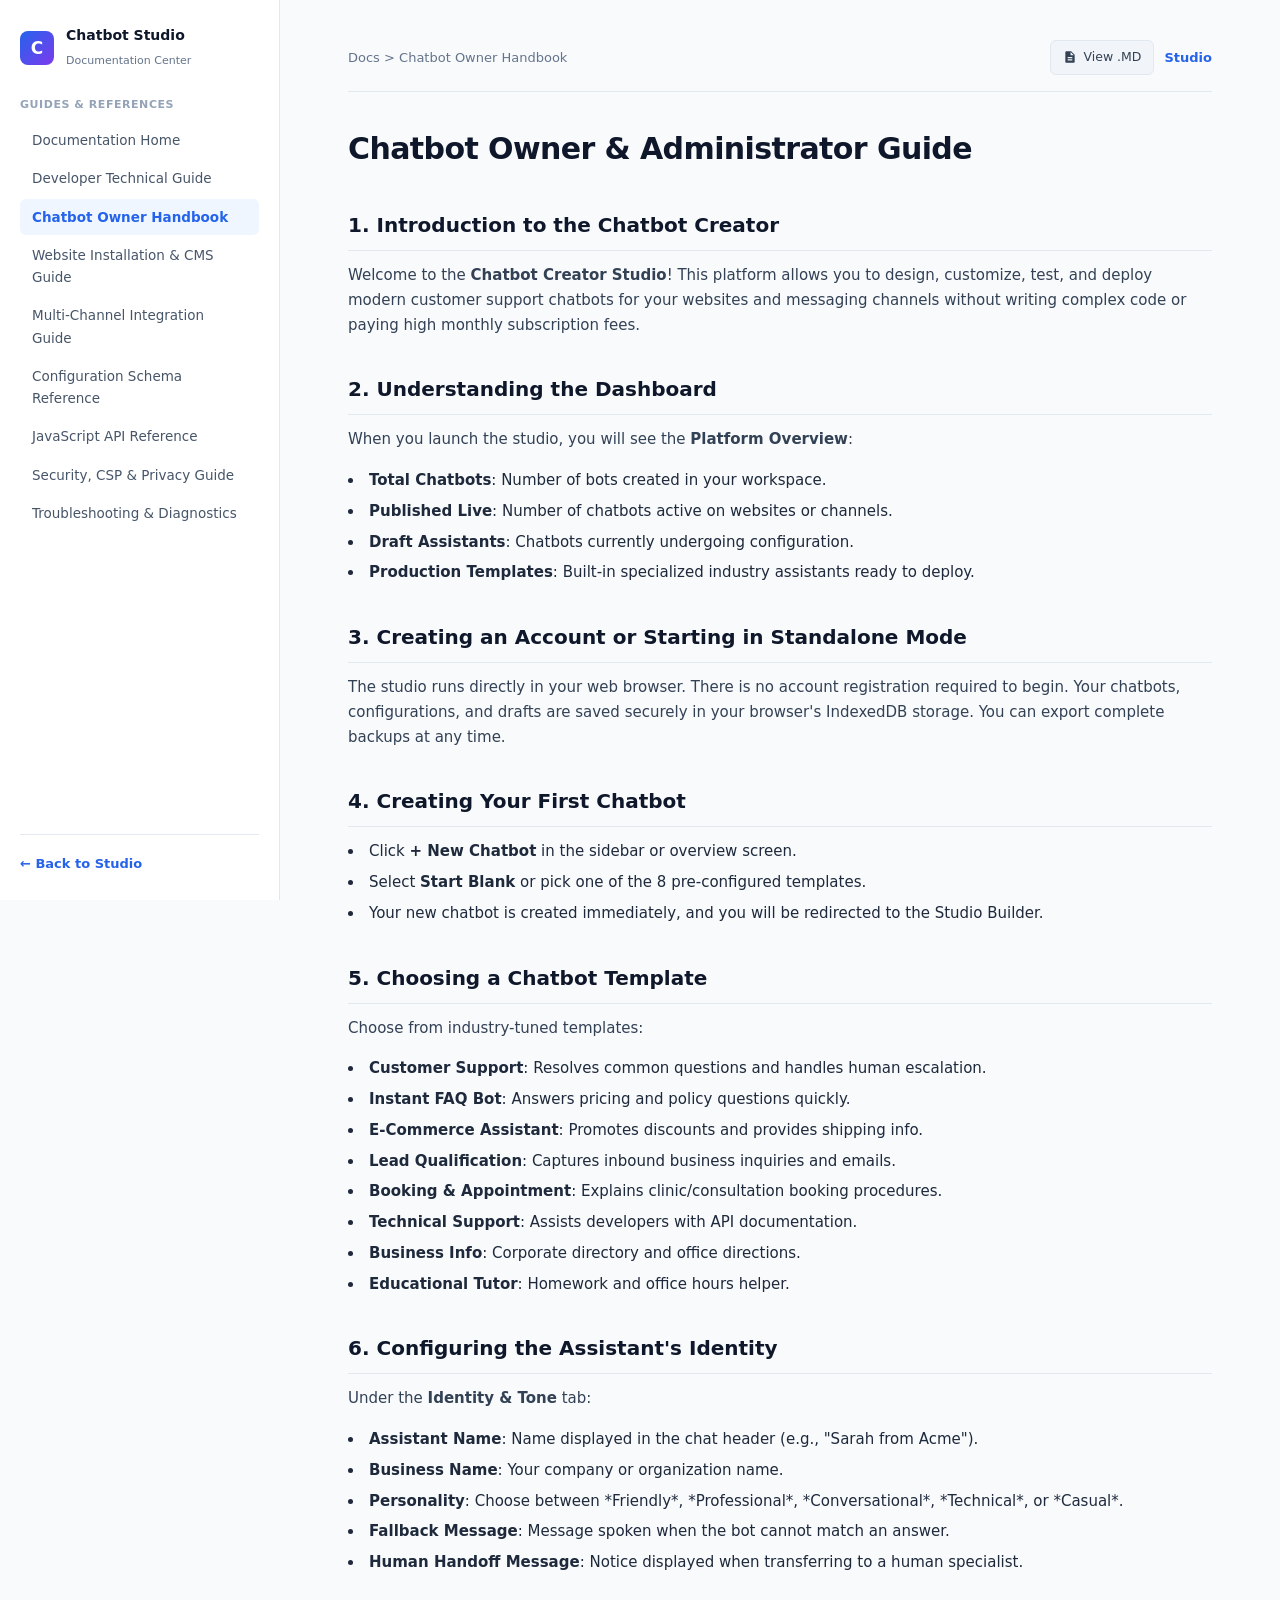
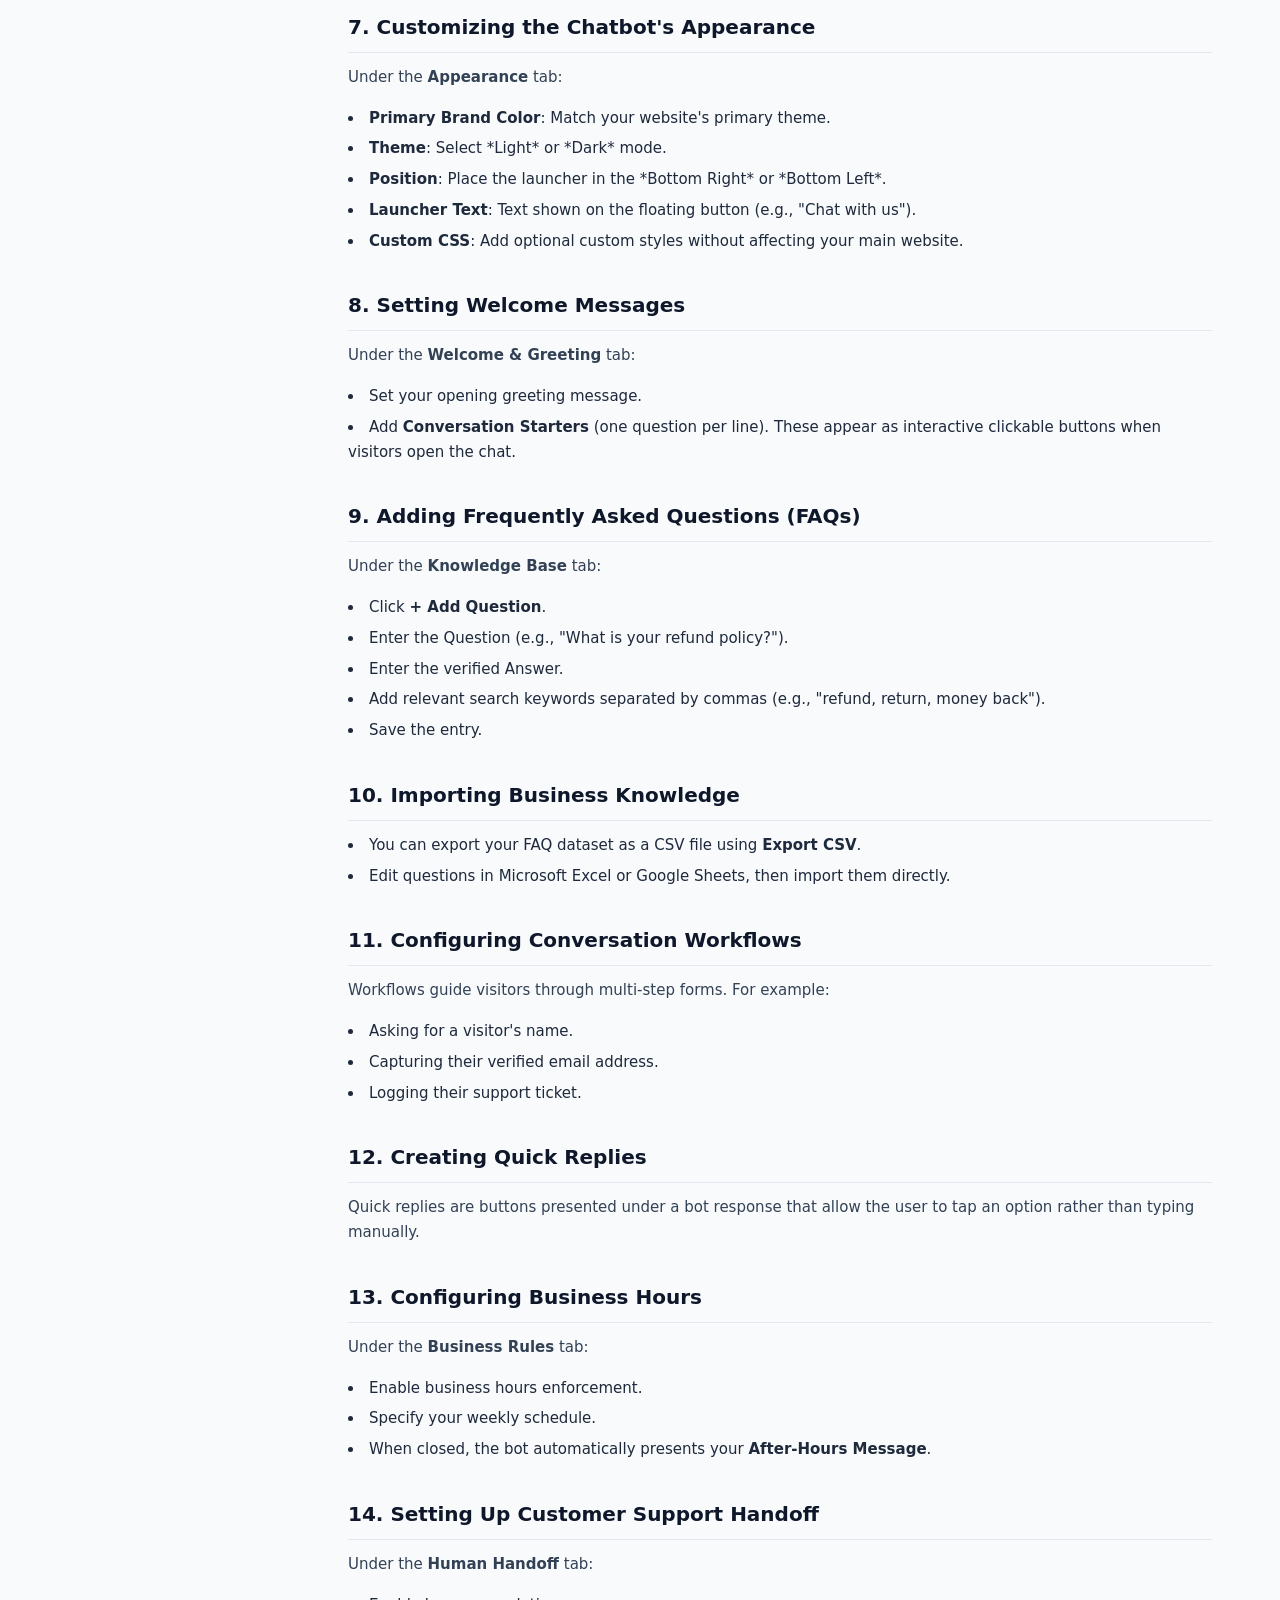
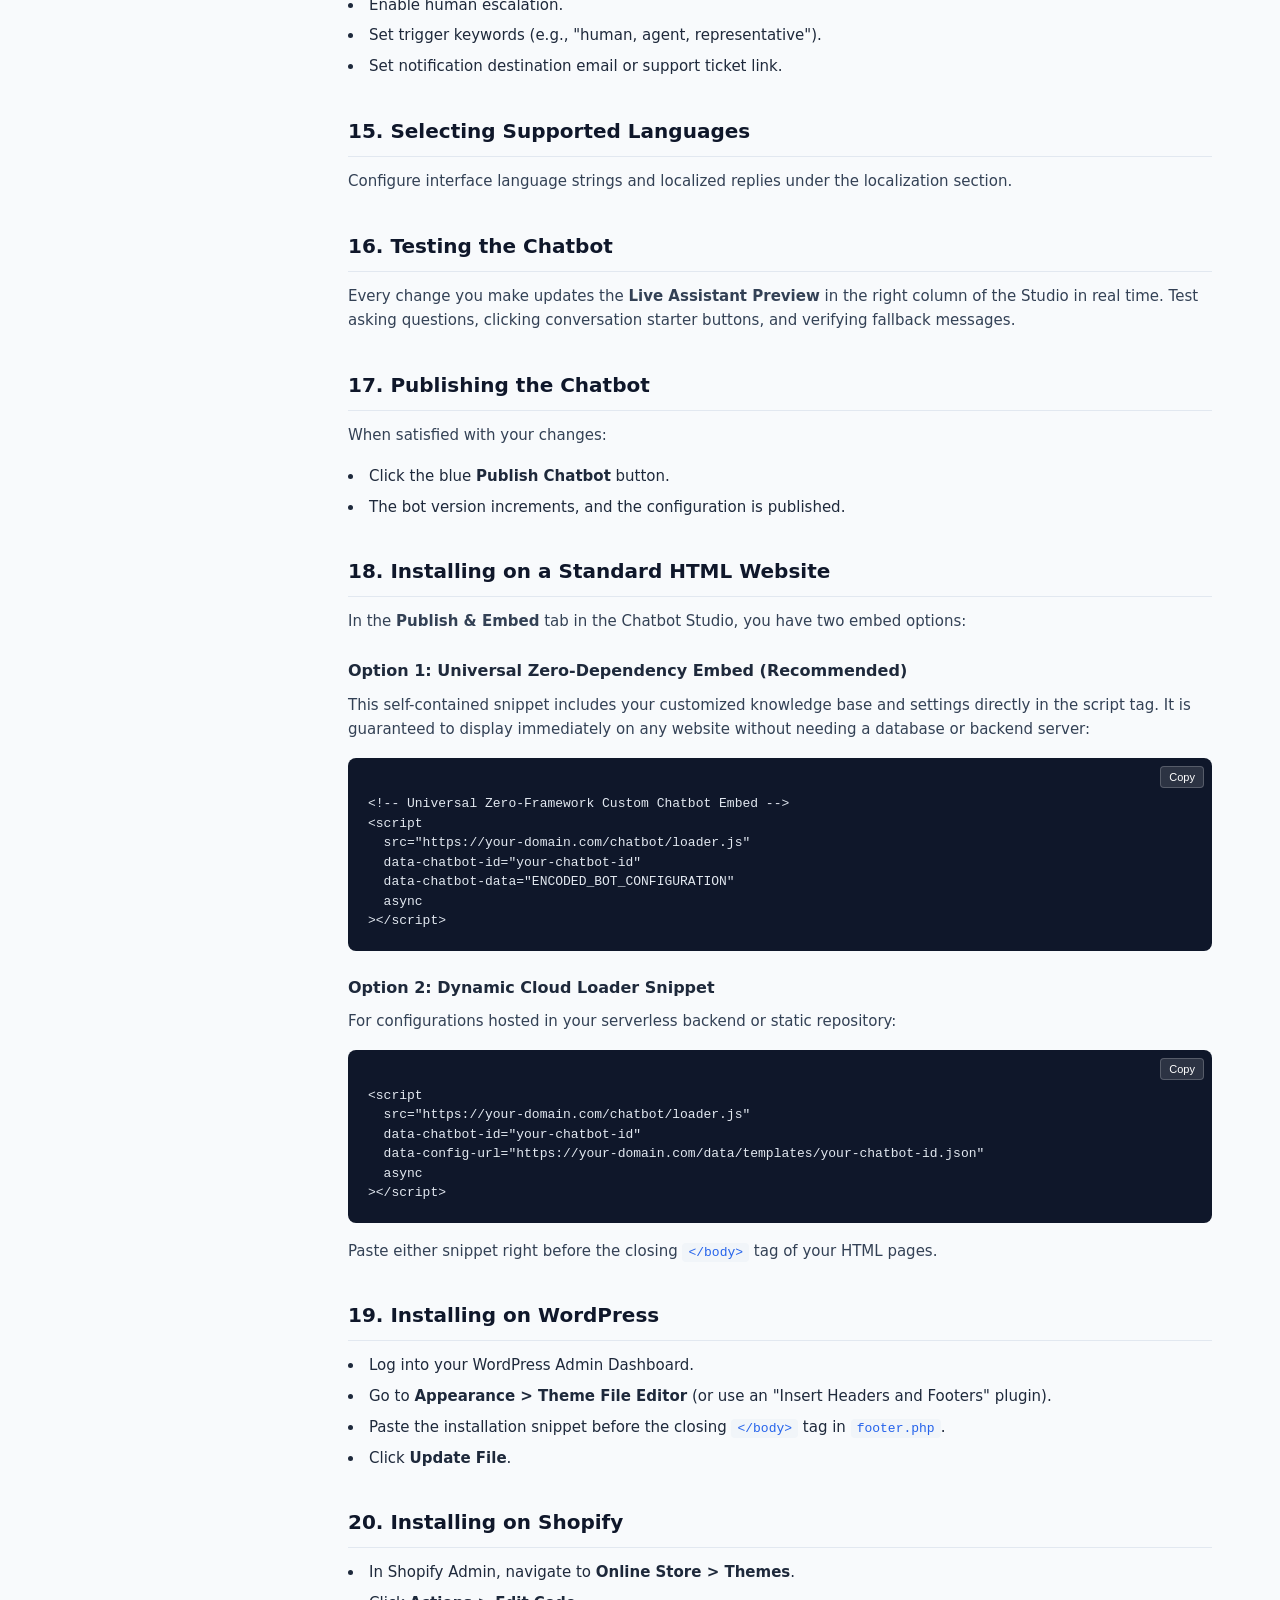
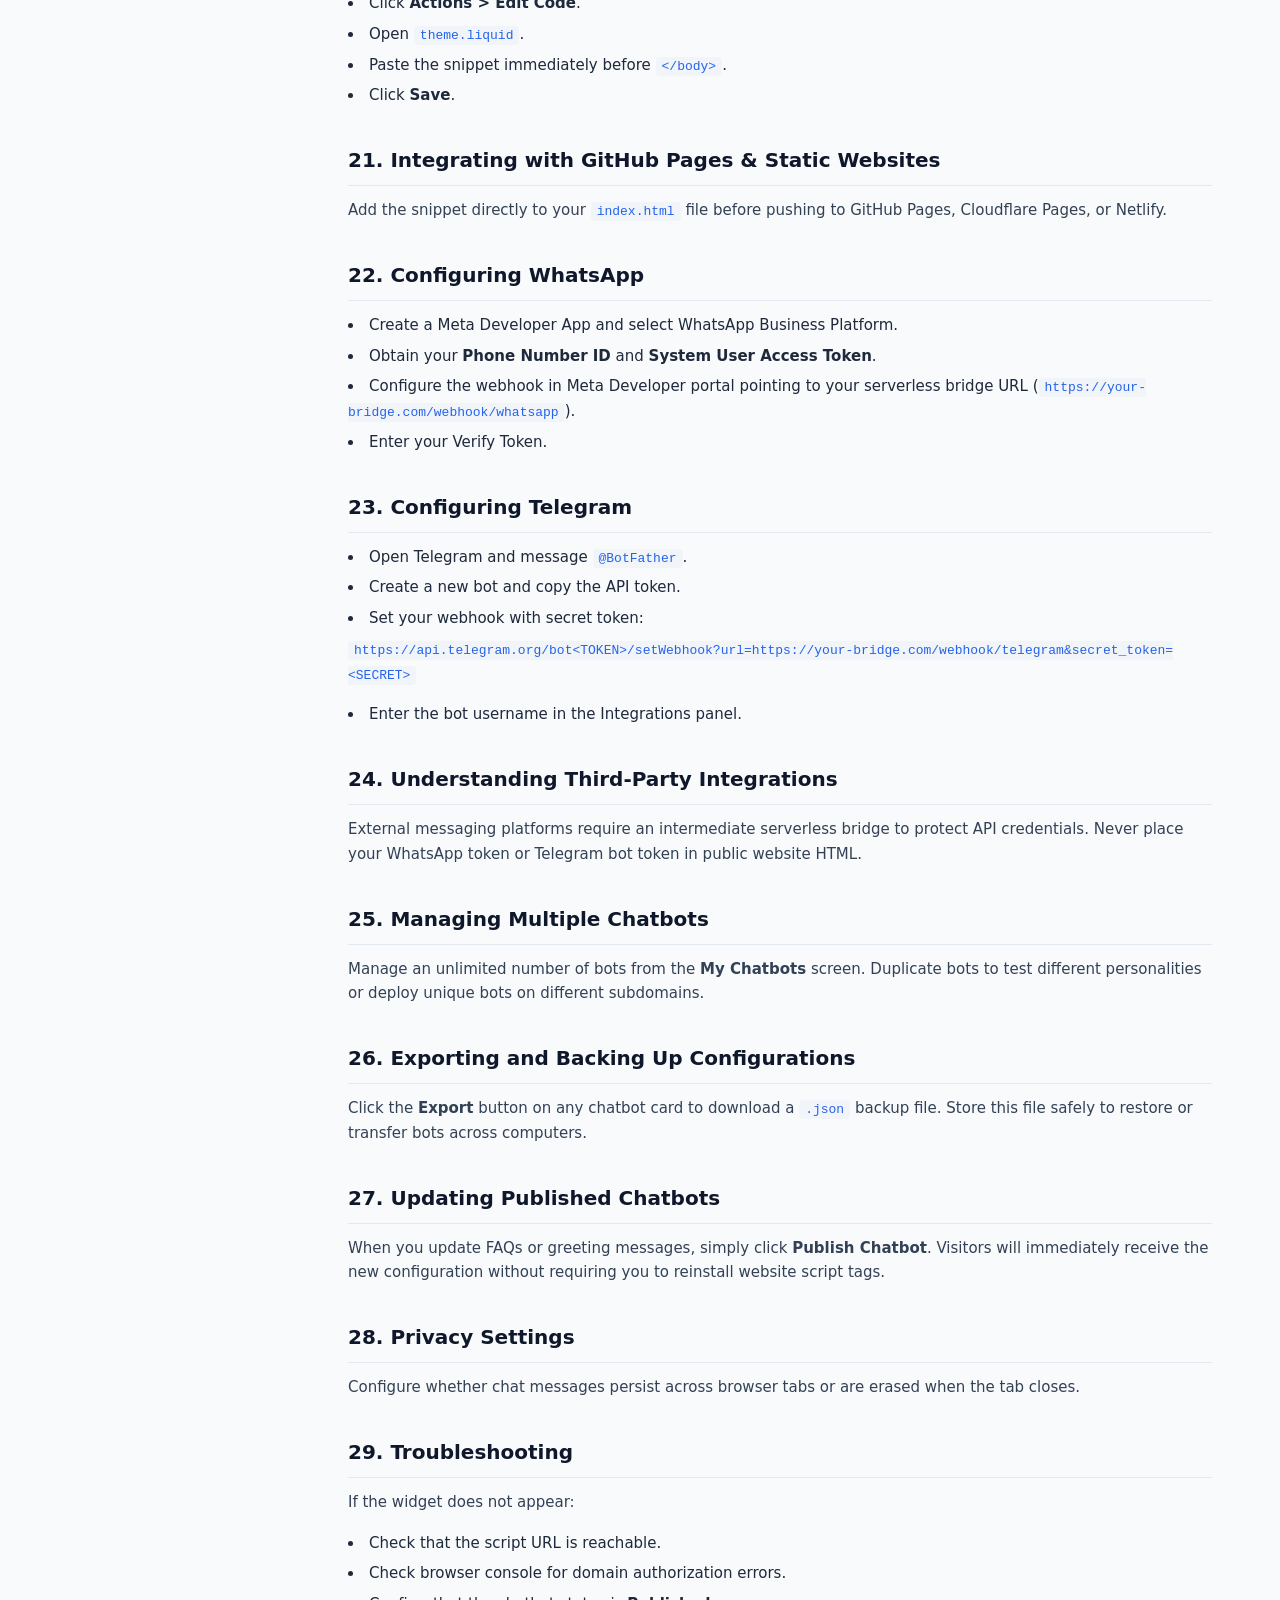
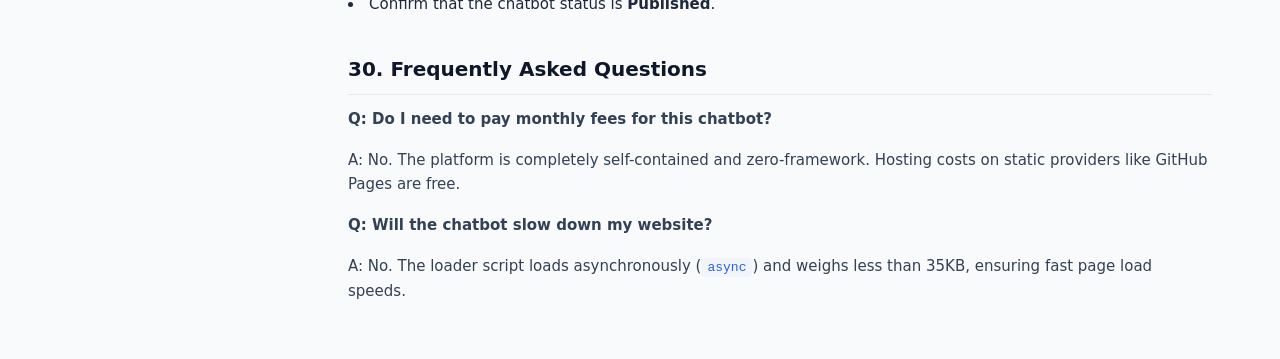
<file: docs/chatbot-owner-guide.html>
<!DOCTYPE html>
<html lang="en">
<head>
  <meta charset="UTF-8">
  <meta name="viewport" content="width=device-width, initial-scale=1.0">
  <title>Chatbot Owner Handbook | Zero-Framework Chatbot Documentation</title>
  <meta name="description" content="End-user guide to creating, customizing, testing, and embedding chatbots.">
  <link rel="icon" type="image/svg+xml" href="../favicon.svg">
  <link rel="stylesheet" href="docs.css">
</head>
<body>
  <div class="docs-layout">
    <!-- Sidebar -->
    <aside class="docs-sidebar">
      <a href="../index.html" class="docs-brand">
        <div class="brand-icon">C</div>
        <div>
          <strong style="display:block; font-size: 14px;">Chatbot Studio</strong>
          <span style="font-size: 11px; color: var(--slate-500);">Documentation Center</span>
        </div>
      </a>

      <div class="docs-nav-group">
        <div class="docs-nav-title">Guides &amp; References</div>
        <ul class="docs-nav-list">
          <li><a href="index.html" class="docs-nav-link">Documentation Home</a></li>
          <li><a href="developer-guide.html" class="docs-nav-link">Developer Technical Guide</a></li>
<li><a href="chatbot-owner-guide.html" class="docs-nav-link">Chatbot Owner Handbook</a></li>
<li><a href="installation-guide.html" class="docs-nav-link">Website Installation & CMS Guide</a></li>
<li><a href="integration-guide.html" class="docs-nav-link">Multi-Channel Integration Guide</a></li>
<li><a href="configuration-reference.html" class="docs-nav-link">Configuration Schema Reference</a></li>
<li><a href="api-reference.html" class="docs-nav-link">JavaScript API Reference</a></li>
<li><a href="security-and-privacy.html" class="docs-nav-link">Security, CSP & Privacy Guide</a></li>
<li><a href="troubleshooting.html" class="docs-nav-link">Troubleshooting & Diagnostics</a></li>
        </ul>
      </div>

      <div style="margin-top: auto; padding-top: 16px; border-top: 1px solid var(--border-color);">
        <a href="../index.html" class="btn-back">← Back to Studio</a>
      </div>
    </aside>

    <!-- Main Content -->
    <main class="docs-main">
      <div class="docs-topbar">
        <div style="font-size: 13px; color: var(--slate-500);">
          <a href="index.html" style="color: inherit; text-decoration: none;">Docs</a> &gt; <span>Chatbot Owner Handbook</span>
        </div>
        <div style="display: flex; gap: 10px;">
          <a href="CHATBOT-OWNER-GUIDE.md" class="btn-github-md" target="_blank" title="View raw Markdown file for developers">
            <svg viewBox="0 0 24 24" width="14" height="14" fill="currentColor"><path d="M14 2H6c-1.1 0-1.99.9-1.99 2L4 20c0 1.1.89 2 1.99 2H18c1.1 0 2-.9 2-2V8l-6-6zm2 16H8v-2h8v2zm0-4H8v-2h8v2zm-3-5V3.5L18.5 9H13z"/></svg>
            View .MD
          </a>
          <a href="../index.html" class="btn-back">Studio</a>
        </div>
      </div>

      <article class="docs-content">
        <h1>Chatbot Owner &amp; Administrator Guide</h1>
<h2>1. Introduction to the Chatbot Creator</h2>
<p>Welcome to the <strong>Chatbot Creator Studio</strong>! This platform allows you to design, customize, test, and deploy modern customer support chatbots for your websites and messaging channels without writing complex code or paying high monthly subscription fees.</p>
<h2>2. Understanding the Dashboard</h2>
<p>When you launch the studio, you will see the <strong>Platform Overview</strong>:</p>
<li><strong>Total Chatbots</strong>: Number of bots created in your workspace.</li>
<li><strong>Published Live</strong>: Number of chatbots active on websites or channels.</li>
<li><strong>Draft Assistants</strong>: Chatbots currently undergoing configuration.</li>
<li><strong>Production Templates</strong>: Built-in specialized industry assistants ready to deploy.</li>
<h2>3. Creating an Account or Starting in Standalone Mode</h2>
<p>The studio runs directly in your web browser. There is no account registration required to begin. Your chatbots, configurations, and drafts are saved securely in your browser&#x27;s IndexedDB storage. You can export complete backups at any time.</p>
<h2>4. Creating Your First Chatbot</h2>
<li>Click <strong>+ New Chatbot</strong> in the sidebar or overview screen.</li>
<li>Select <strong>Start Blank</strong> or pick one of the 8 pre-configured templates.</li>
<li>Your new chatbot is created immediately, and you will be redirected to the Studio Builder.</li>
<h2>5. Choosing a Chatbot Template</h2>
<p>Choose from industry-tuned templates:</p>
<li><strong>Customer Support</strong>: Resolves common questions and handles human escalation.</li>
<li><strong>Instant FAQ Bot</strong>: Answers pricing and policy questions quickly.</li>
<li><strong>E-Commerce Assistant</strong>: Promotes discounts and provides shipping info.</li>
<li><strong>Lead Qualification</strong>: Captures inbound business inquiries and emails.</li>
<li><strong>Booking &amp; Appointment</strong>: Explains clinic/consultation booking procedures.</li>
<li><strong>Technical Support</strong>: Assists developers with API documentation.</li>
<li><strong>Business Info</strong>: Corporate directory and office directions.</li>
<li><strong>Educational Tutor</strong>: Homework and office hours helper.</li>
<h2>6. Configuring the Assistant&#x27;s Identity</h2>
<p>Under the <strong>Identity &amp; Tone</strong> tab:</p>
<li><strong>Assistant Name</strong>: Name displayed in the chat header (e.g., &quot;Sarah from Acme&quot;).</li>
<li><strong>Business Name</strong>: Your company or organization name.</li>
<li><strong>Personality</strong>: Choose between *Friendly*, *Professional*, *Conversational*, *Technical*, or *Casual*.</li>
<li><strong>Fallback Message</strong>: Message spoken when the bot cannot match an answer.</li>
<li><strong>Human Handoff Message</strong>: Notice displayed when transferring to a human specialist.</li>
<h2>7. Customizing the Chatbot&#x27;s Appearance</h2>
<p>Under the <strong>Appearance</strong> tab:</p>
<li><strong>Primary Brand Color</strong>: Match your website&#x27;s primary theme.</li>
<li><strong>Theme</strong>: Select *Light* or *Dark* mode.</li>
<li><strong>Position</strong>: Place the launcher in the *Bottom Right* or *Bottom Left*.</li>
<li><strong>Launcher Text</strong>: Text shown on the floating button (e.g., &quot;Chat with us&quot;).</li>
<li><strong>Custom CSS</strong>: Add optional custom styles without affecting your main website.</li>
<h2>8. Setting Welcome Messages</h2>
<p>Under the <strong>Welcome &amp; Greeting</strong> tab:</p>
<li>Set your opening greeting message.</li>
<li>Add <strong>Conversation Starters</strong> (one question per line). These appear as interactive clickable buttons when visitors open the chat.</li>
<h2>9. Adding Frequently Asked Questions (FAQs)</h2>
<p>Under the <strong>Knowledge Base</strong> tab:</p>
<li>Click <strong>+ Add Question</strong>.</li>
<li>Enter the Question (e.g., &quot;What is your refund policy?&quot;).</li>
<li>Enter the verified Answer.</li>
<li>Add relevant search keywords separated by commas (e.g., &quot;refund, return, money back&quot;).</li>
<li>Save the entry.</li>
<h2>10. Importing Business Knowledge</h2>
<li>You can export your FAQ dataset as a CSV file using <strong>Export CSV</strong>.</li>
<li>Edit questions in Microsoft Excel or Google Sheets, then import them directly.</li>
<h2>11. Configuring Conversation Workflows</h2>
<p>Workflows guide visitors through multi-step forms. For example:</p>
<li>Asking for a visitor&#x27;s name.</li>
<li>Capturing their verified email address.</li>
<li>Logging their support ticket.</li>
<h2>12. Creating Quick Replies</h2>
<p>Quick replies are buttons presented under a bot response that allow the user to tap an option rather than typing manually.</p>
<h2>13. Configuring Business Hours</h2>
<p>Under the <strong>Business Rules</strong> tab:</p>
<li>Enable business hours enforcement.</li>
<li>Specify your weekly schedule.</li>
<li>When closed, the bot automatically presents your <strong>After-Hours Message</strong>.</li>
<h2>14. Setting Up Customer Support Handoff</h2>
<p>Under the <strong>Human Handoff</strong> tab:</p>
<li>Enable human escalation.</li>
<li>Set trigger keywords (e.g., &quot;human, agent, representative&quot;).</li>
<li>Set notification destination email or support ticket link.</li>
<h2>15. Selecting Supported Languages</h2>
<p>Configure interface language strings and localized replies under the localization section.</p>
<h2>16. Testing the Chatbot</h2>
<p>Every change you make updates the <strong>Live Assistant Preview</strong> in the right column of the Studio in real time. Test asking questions, clicking conversation starter buttons, and verifying fallback messages.</p>
<h2>17. Publishing the Chatbot</h2>
<p>When satisfied with your changes:</p>
<li>Click the blue <strong>Publish Chatbot</strong> button.</li>
<li>The bot version increments, and the configuration is published.</li>
<h2>18. Installing on a Standard HTML Website</h2>
<p>In the <strong>Publish &amp; Embed</strong> tab in the Chatbot Studio, you have two embed options:</p>
<h3>Option 1: Universal Zero-Dependency Embed (Recommended)</h3>
<p>This self-contained snippet includes your customized knowledge base and settings directly in the script tag. It is guaranteed to display immediately on any website without needing a database or backend server:</p>
<div class="code-wrapper"><button class="copy-btn">Copy</button><pre><code>&lt;!-- Universal Zero-Framework Custom Chatbot Embed --&gt;
&lt;script
  src=&quot;https://your-domain.com/chatbot/loader.js&quot;
  data-chatbot-id=&quot;your-chatbot-id&quot;
  data-chatbot-data=&quot;ENCODED_BOT_CONFIGURATION&quot;
  async
&gt;&lt;/script&gt;</code></pre></div>
<h3>Option 2: Dynamic Cloud Loader Snippet</h3>
<p>For configurations hosted in your serverless backend or static repository:</p>
<div class="code-wrapper"><button class="copy-btn">Copy</button><pre><code>&lt;script
  src=&quot;https://your-domain.com/chatbot/loader.js&quot;
  data-chatbot-id=&quot;your-chatbot-id&quot;
  data-config-url=&quot;https://your-domain.com/data/templates/your-chatbot-id.json&quot;
  async
&gt;&lt;/script&gt;</code></pre></div>
<p>Paste either snippet right before the closing <code>&lt;/body&gt;</code> tag of your HTML pages.</p>
<h2>19. Installing on WordPress</h2>
<li>Log into your WordPress Admin Dashboard.</li>
<li>Go to <strong>Appearance &gt; Theme File Editor</strong> (or use an &quot;Insert Headers and Footers&quot; plugin).</li>
<li>Paste the installation snippet before the closing <code>&lt;/body&gt;</code> tag in <code>footer.php</code>.</li>
<li>Click <strong>Update File</strong>.</li>
<h2>20. Installing on Shopify</h2>
<li>In Shopify Admin, navigate to <strong>Online Store &gt; Themes</strong>.</li>
<li>Click <strong>Actions &gt; Edit Code</strong>.</li>
<li>Open <code>theme.liquid</code>.</li>
<li>Paste the snippet immediately before <code>&lt;/body&gt;</code>.</li>
<li>Click <strong>Save</strong>.</li>
<h2>21. Integrating with GitHub Pages &amp; Static Websites</h2>
<p>Add the snippet directly to your <code>index.html</code> file before pushing to GitHub Pages, Cloudflare Pages, or Netlify.</p>
<h2>22. Configuring WhatsApp</h2>
<li>Create a Meta Developer App and select WhatsApp Business Platform.</li>
<li>Obtain your <strong>Phone Number ID</strong> and <strong>System User Access Token</strong>.</li>
<li>Configure the webhook in Meta Developer portal pointing to your serverless bridge URL (<code>https://your-bridge.com/webhook/whatsapp</code>).</li>
<li>Enter your Verify Token.</li>
<h2>23. Configuring Telegram</h2>
<li>Open Telegram and message <code>@BotFather</code>.</li>
<li>Create a new bot and copy the API token.</li>
<li>Set your webhook with secret token:</li>
<p>   <code>https://api.telegram.org/bot&lt;TOKEN&gt;/setWebhook?url=https://your-bridge.com/webhook/telegram&amp;secret_token=&lt;SECRET&gt;</code></p>
<li>Enter the bot username in the Integrations panel.</li>
<h2>24. Understanding Third-Party Integrations</h2>
<p>External messaging platforms require an intermediate serverless bridge to protect API credentials. Never place your WhatsApp token or Telegram bot token in public website HTML.</p>
<h2>25. Managing Multiple Chatbots</h2>
<p>Manage an unlimited number of bots from the <strong>My Chatbots</strong> screen. Duplicate bots to test different personalities or deploy unique bots on different subdomains.</p>
<h2>26. Exporting and Backing Up Configurations</h2>
<p>Click the <strong>Export</strong> button on any chatbot card to download a <code>.json</code> backup file. Store this file safely to restore or transfer bots across computers.</p>
<h2>27. Updating Published Chatbots</h2>
<p>When you update FAQs or greeting messages, simply click <strong>Publish Chatbot</strong>. Visitors will immediately receive the new configuration without requiring you to reinstall website script tags.</p>
<h2>28. Privacy Settings</h2>
<p>Configure whether chat messages persist across browser tabs or are erased when the tab closes.</p>
<h2>29. Troubleshooting</h2>
<p>If the widget does not appear:</p>
<li>Check that the script URL is reachable.</li>
<li>Check browser console for domain authorization errors.</li>
<li>Confirm that the chatbot status is <strong>Published</strong>.</li>
<h2>30. Frequently Asked Questions</h2>
<p><strong>Q: Do I need to pay monthly fees for this chatbot?</strong>  </p>
<p>A: No. The platform is completely self-contained and zero-framework. Hosting costs on static providers like GitHub Pages are free.</p>
<p><strong>Q: Will the chatbot slow down my website?</strong>  </p>
<p>A: No. The loader script loads asynchronously (<code>async</code>) and weighs less than 35KB, ensuring fast page load speeds.</p>
      </article>
    </main>
  </div>

  <script>
    // Copy code button script
    document.querySelectorAll('.copy-btn').forEach(btn => {
      btn.addEventListener('click', async () => {
        const pre = btn.nextElementSibling;
        const text = pre ? pre.innerText : '';
        try {
          if (navigator.clipboard) {
            await navigator.clipboard.writeText(text);
          } else {
            const ta = document.createElement('textarea');
            ta.value = text;
            document.body.appendChild(ta);
            ta.select();
            document.execCommand('copy');
            document.body.removeChild(ta);
          }
          btn.classList.add('copied');
          btn.innerText = 'Copied!';
          setTimeout(() => {
            btn.classList.remove('copied');
            btn.innerText = 'Copy';
          }, 2000);
        } catch(e) {
          console.error(e);
        }
      });
    });

    // Highlight active sidebar link
    document.querySelectorAll('.docs-nav-link').forEach(link => {
      if (link.getAttribute('href') === 'chatbot-owner-guide.html') {
        link.classList.add('active');
      }
    });
  </script>
</body>
</html>
</file>
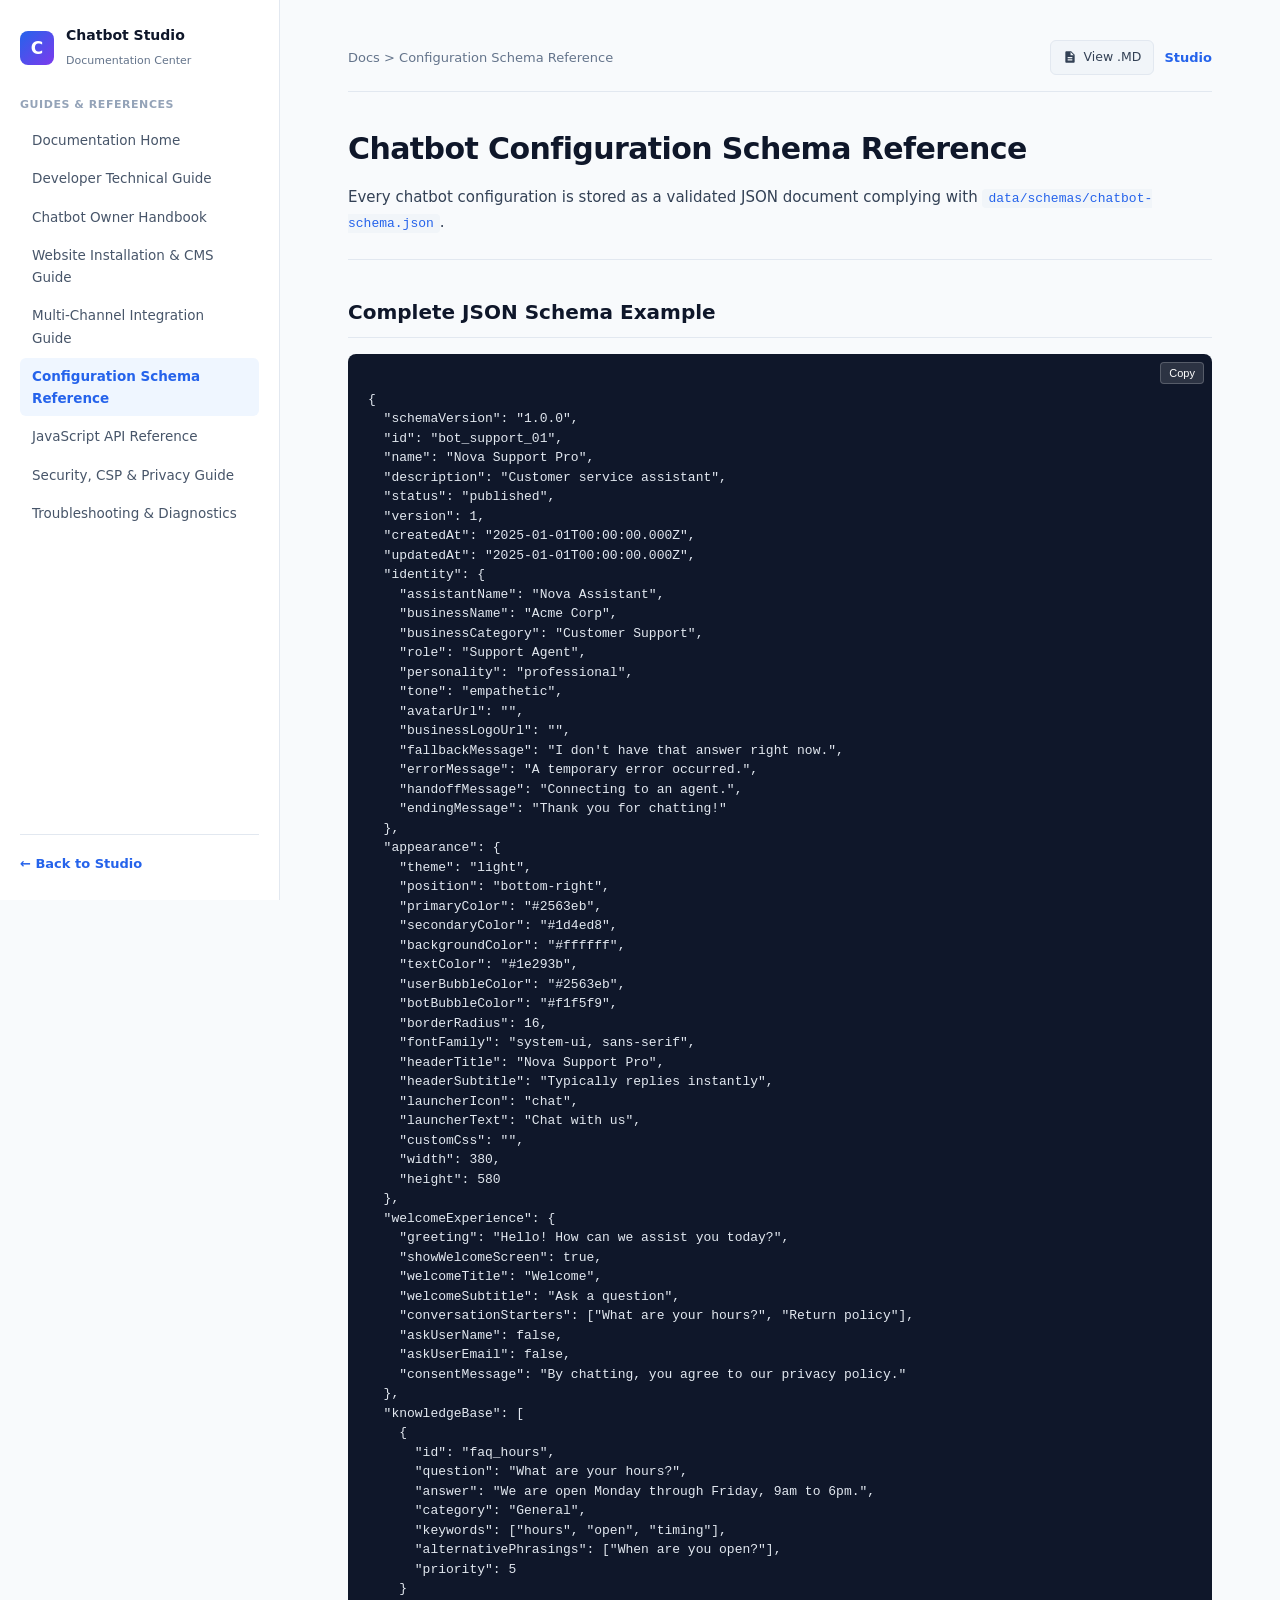
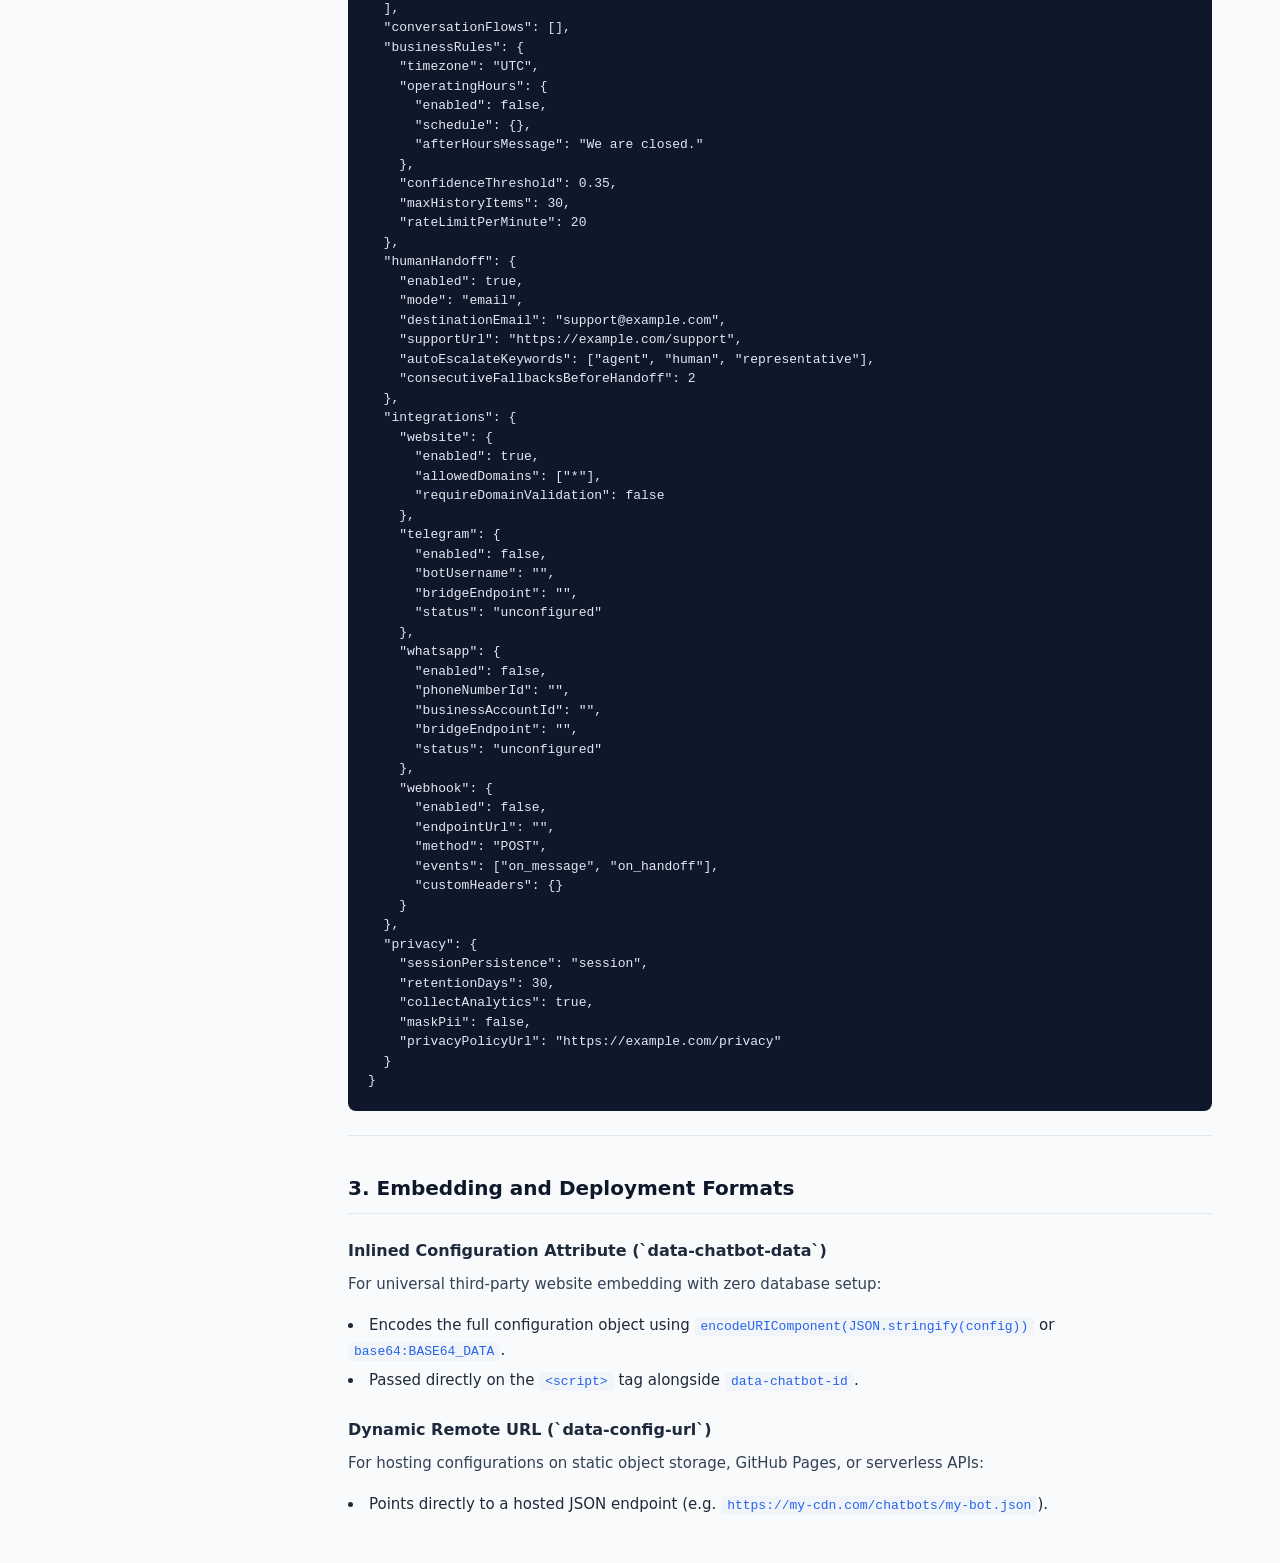
<file: docs/configuration-reference.html>
<!DOCTYPE html>
<html lang="en">
<head>
  <meta charset="UTF-8">
  <meta name="viewport" content="width=device-width, initial-scale=1.0">
  <title>Configuration Schema Reference | Zero-Framework Chatbot Documentation</title>
  <meta name="description" content="Full JSON configuration fields, types, default values, and structure.">
  <link rel="icon" type="image/svg+xml" href="../favicon.svg">
  <link rel="stylesheet" href="docs.css">
</head>
<body>
  <div class="docs-layout">
    <!-- Sidebar -->
    <aside class="docs-sidebar">
      <a href="../index.html" class="docs-brand">
        <div class="brand-icon">C</div>
        <div>
          <strong style="display:block; font-size: 14px;">Chatbot Studio</strong>
          <span style="font-size: 11px; color: var(--slate-500);">Documentation Center</span>
        </div>
      </a>

      <div class="docs-nav-group">
        <div class="docs-nav-title">Guides &amp; References</div>
        <ul class="docs-nav-list">
          <li><a href="index.html" class="docs-nav-link">Documentation Home</a></li>
          <li><a href="developer-guide.html" class="docs-nav-link">Developer Technical Guide</a></li>
<li><a href="chatbot-owner-guide.html" class="docs-nav-link">Chatbot Owner Handbook</a></li>
<li><a href="installation-guide.html" class="docs-nav-link">Website Installation & CMS Guide</a></li>
<li><a href="integration-guide.html" class="docs-nav-link">Multi-Channel Integration Guide</a></li>
<li><a href="configuration-reference.html" class="docs-nav-link">Configuration Schema Reference</a></li>
<li><a href="api-reference.html" class="docs-nav-link">JavaScript API Reference</a></li>
<li><a href="security-and-privacy.html" class="docs-nav-link">Security, CSP & Privacy Guide</a></li>
<li><a href="troubleshooting.html" class="docs-nav-link">Troubleshooting & Diagnostics</a></li>
        </ul>
      </div>

      <div style="margin-top: auto; padding-top: 16px; border-top: 1px solid var(--border-color);">
        <a href="../index.html" class="btn-back">← Back to Studio</a>
      </div>
    </aside>

    <!-- Main Content -->
    <main class="docs-main">
      <div class="docs-topbar">
        <div style="font-size: 13px; color: var(--slate-500);">
          <a href="index.html" style="color: inherit; text-decoration: none;">Docs</a> &gt; <span>Configuration Schema Reference</span>
        </div>
        <div style="display: flex; gap: 10px;">
          <a href="CONFIGURATION-REFERENCE.md" class="btn-github-md" target="_blank" title="View raw Markdown file for developers">
            <svg viewBox="0 0 24 24" width="14" height="14" fill="currentColor"><path d="M14 2H6c-1.1 0-1.99.9-1.99 2L4 20c0 1.1.89 2 1.99 2H18c1.1 0 2-.9 2-2V8l-6-6zm2 16H8v-2h8v2zm0-4H8v-2h8v2zm-3-5V3.5L18.5 9H13z"/></svg>
            View .MD
          </a>
          <a href="../index.html" class="btn-back">Studio</a>
        </div>
      </div>

      <article class="docs-content">
        <h1>Chatbot Configuration Schema Reference</h1>
<p>Every chatbot configuration is stored as a validated JSON document complying with <code>data/schemas/chatbot-schema.json</code>.</p>
<hr style="margin: 24px 0; border: none; border-top: 1px solid var(--border-color);">
<h2>Complete JSON Schema Example</h2>
<div class="code-wrapper"><button class="copy-btn">Copy</button><pre><code>{
  &quot;schemaVersion&quot;: &quot;1.0.0&quot;,
  &quot;id&quot;: &quot;bot_support_01&quot;,
  &quot;name&quot;: &quot;Nova Support Pro&quot;,
  &quot;description&quot;: &quot;Customer service assistant&quot;,
  &quot;status&quot;: &quot;published&quot;,
  &quot;version&quot;: 1,
  &quot;createdAt&quot;: &quot;2025-01-01T00:00:00.000Z&quot;,
  &quot;updatedAt&quot;: &quot;2025-01-01T00:00:00.000Z&quot;,
  &quot;identity&quot;: {
    &quot;assistantName&quot;: &quot;Nova Assistant&quot;,
    &quot;businessName&quot;: &quot;Acme Corp&quot;,
    &quot;businessCategory&quot;: &quot;Customer Support&quot;,
    &quot;role&quot;: &quot;Support Agent&quot;,
    &quot;personality&quot;: &quot;professional&quot;,
    &quot;tone&quot;: &quot;empathetic&quot;,
    &quot;avatarUrl&quot;: &quot;&quot;,
    &quot;businessLogoUrl&quot;: &quot;&quot;,
    &quot;fallbackMessage&quot;: &quot;I don&#x27;t have that answer right now.&quot;,
    &quot;errorMessage&quot;: &quot;A temporary error occurred.&quot;,
    &quot;handoffMessage&quot;: &quot;Connecting to an agent.&quot;,
    &quot;endingMessage&quot;: &quot;Thank you for chatting!&quot;
  },
  &quot;appearance&quot;: {
    &quot;theme&quot;: &quot;light&quot;,
    &quot;position&quot;: &quot;bottom-right&quot;,
    &quot;primaryColor&quot;: &quot;#2563eb&quot;,
    &quot;secondaryColor&quot;: &quot;#1d4ed8&quot;,
    &quot;backgroundColor&quot;: &quot;#ffffff&quot;,
    &quot;textColor&quot;: &quot;#1e293b&quot;,
    &quot;userBubbleColor&quot;: &quot;#2563eb&quot;,
    &quot;botBubbleColor&quot;: &quot;#f1f5f9&quot;,
    &quot;borderRadius&quot;: 16,
    &quot;fontFamily&quot;: &quot;system-ui, sans-serif&quot;,
    &quot;headerTitle&quot;: &quot;Nova Support Pro&quot;,
    &quot;headerSubtitle&quot;: &quot;Typically replies instantly&quot;,
    &quot;launcherIcon&quot;: &quot;chat&quot;,
    &quot;launcherText&quot;: &quot;Chat with us&quot;,
    &quot;customCss&quot;: &quot;&quot;,
    &quot;width&quot;: 380,
    &quot;height&quot;: 580
  },
  &quot;welcomeExperience&quot;: {
    &quot;greeting&quot;: &quot;Hello! How can we assist you today?&quot;,
    &quot;showWelcomeScreen&quot;: true,
    &quot;welcomeTitle&quot;: &quot;Welcome&quot;,
    &quot;welcomeSubtitle&quot;: &quot;Ask a question&quot;,
    &quot;conversationStarters&quot;: [&quot;What are your hours?&quot;, &quot;Return policy&quot;],
    &quot;askUserName&quot;: false,
    &quot;askUserEmail&quot;: false,
    &quot;consentMessage&quot;: &quot;By chatting, you agree to our privacy policy.&quot;
  },
  &quot;knowledgeBase&quot;: [
    {
      &quot;id&quot;: &quot;faq_hours&quot;,
      &quot;question&quot;: &quot;What are your hours?&quot;,
      &quot;answer&quot;: &quot;We are open Monday through Friday, 9am to 6pm.&quot;,
      &quot;category&quot;: &quot;General&quot;,
      &quot;keywords&quot;: [&quot;hours&quot;, &quot;open&quot;, &quot;timing&quot;],
      &quot;alternativePhrasings&quot;: [&quot;When are you open?&quot;],
      &quot;priority&quot;: 5
    }
  ],
  &quot;conversationFlows&quot;: [],
  &quot;businessRules&quot;: {
    &quot;timezone&quot;: &quot;UTC&quot;,
    &quot;operatingHours&quot;: {
      &quot;enabled&quot;: false,
      &quot;schedule&quot;: {},
      &quot;afterHoursMessage&quot;: &quot;We are closed.&quot;
    },
    &quot;confidenceThreshold&quot;: 0.35,
    &quot;maxHistoryItems&quot;: 30,
    &quot;rateLimitPerMinute&quot;: 20
  },
  &quot;humanHandoff&quot;: {
    &quot;enabled&quot;: true,
    &quot;mode&quot;: &quot;email&quot;,
    &quot;destinationEmail&quot;: &quot;support@example.com&quot;,
    &quot;supportUrl&quot;: &quot;https://example.com/support&quot;,
    &quot;autoEscalateKeywords&quot;: [&quot;agent&quot;, &quot;human&quot;, &quot;representative&quot;],
    &quot;consecutiveFallbacksBeforeHandoff&quot;: 2
  },
  &quot;integrations&quot;: {
    &quot;website&quot;: {
      &quot;enabled&quot;: true,
      &quot;allowedDomains&quot;: [&quot;*&quot;],
      &quot;requireDomainValidation&quot;: false
    },
    &quot;telegram&quot;: {
      &quot;enabled&quot;: false,
      &quot;botUsername&quot;: &quot;&quot;,
      &quot;bridgeEndpoint&quot;: &quot;&quot;,
      &quot;status&quot;: &quot;unconfigured&quot;
    },
    &quot;whatsapp&quot;: {
      &quot;enabled&quot;: false,
      &quot;phoneNumberId&quot;: &quot;&quot;,
      &quot;businessAccountId&quot;: &quot;&quot;,
      &quot;bridgeEndpoint&quot;: &quot;&quot;,
      &quot;status&quot;: &quot;unconfigured&quot;
    },
    &quot;webhook&quot;: {
      &quot;enabled&quot;: false,
      &quot;endpointUrl&quot;: &quot;&quot;,
      &quot;method&quot;: &quot;POST&quot;,
      &quot;events&quot;: [&quot;on_message&quot;, &quot;on_handoff&quot;],
      &quot;customHeaders&quot;: {}
    }
  },
  &quot;privacy&quot;: {
    &quot;sessionPersistence&quot;: &quot;session&quot;,
    &quot;retentionDays&quot;: 30,
    &quot;collectAnalytics&quot;: true,
    &quot;maskPii&quot;: false,
    &quot;privacyPolicyUrl&quot;: &quot;https://example.com/privacy&quot;
  }
}</code></pre></div>
<hr style="margin: 24px 0; border: none; border-top: 1px solid var(--border-color);">
<h2>3. Embedding and Deployment Formats</h2>
<h3>Inlined Configuration Attribute (`data-chatbot-data`)</h3>
<p>For universal third-party website embedding with zero database setup:</p>
<li>Encodes the full configuration object using <code>encodeURIComponent(JSON.stringify(config))</code> or <code>base64:BASE64_DATA</code>.</li>
<li>Passed directly on the <code>&lt;script&gt;</code> tag alongside <code>data-chatbot-id</code>.</li>
<h3>Dynamic Remote URL (`data-config-url`)</h3>
<p>For hosting configurations on static object storage, GitHub Pages, or serverless APIs:</p>
<li>Points directly to a hosted JSON endpoint (e.g. <code>https://my-cdn.com/chatbots/my-bot.json</code>).</li>
      </article>
    </main>
  </div>

  <script>
    // Copy code button script
    document.querySelectorAll('.copy-btn').forEach(btn => {
      btn.addEventListener('click', async () => {
        const pre = btn.nextElementSibling;
        const text = pre ? pre.innerText : '';
        try {
          if (navigator.clipboard) {
            await navigator.clipboard.writeText(text);
          } else {
            const ta = document.createElement('textarea');
            ta.value = text;
            document.body.appendChild(ta);
            ta.select();
            document.execCommand('copy');
            document.body.removeChild(ta);
          }
          btn.classList.add('copied');
          btn.innerText = 'Copied!';
          setTimeout(() => {
            btn.classList.remove('copied');
            btn.innerText = 'Copy';
          }, 2000);
        } catch(e) {
          console.error(e);
        }
      });
    });

    // Highlight active sidebar link
    document.querySelectorAll('.docs-nav-link').forEach(link => {
      if (link.getAttribute('href') === 'configuration-reference.html') {
        link.classList.add('active');
      }
    });
  </script>
</body>
</html>
</file>
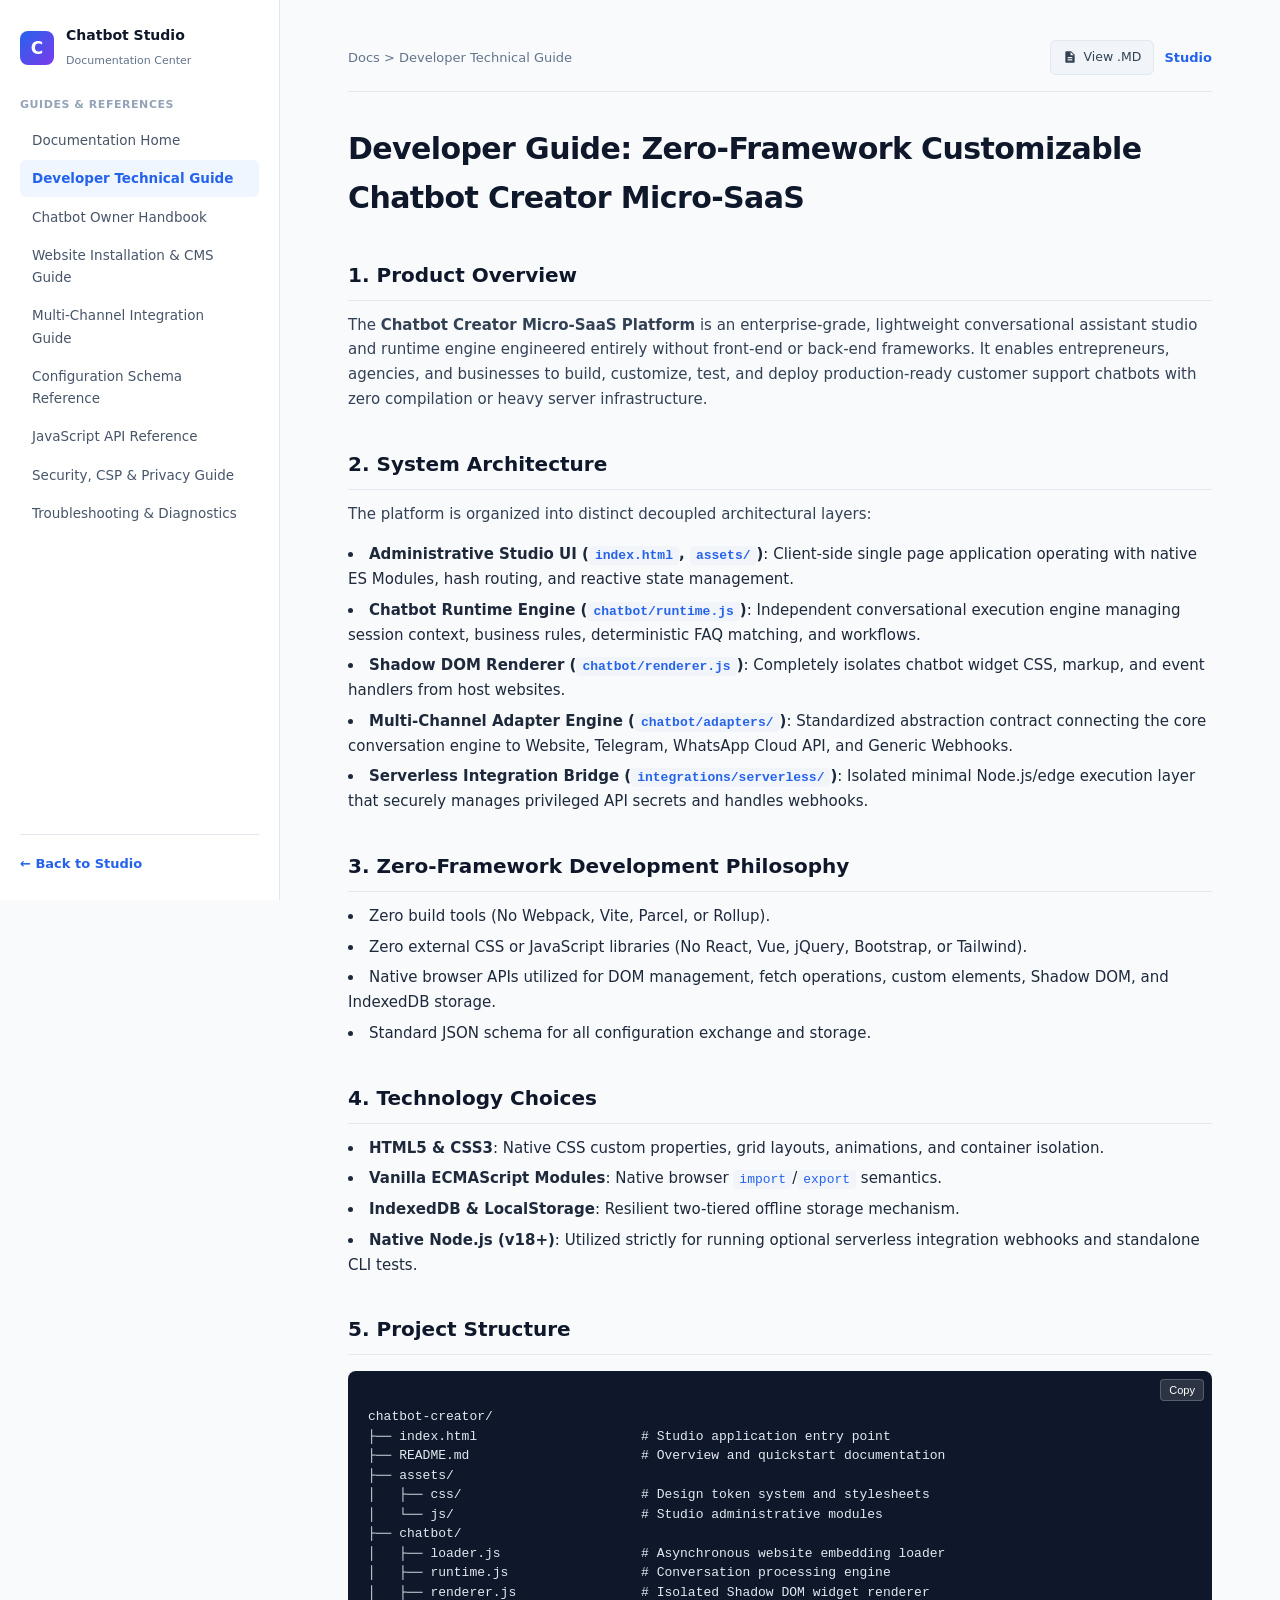
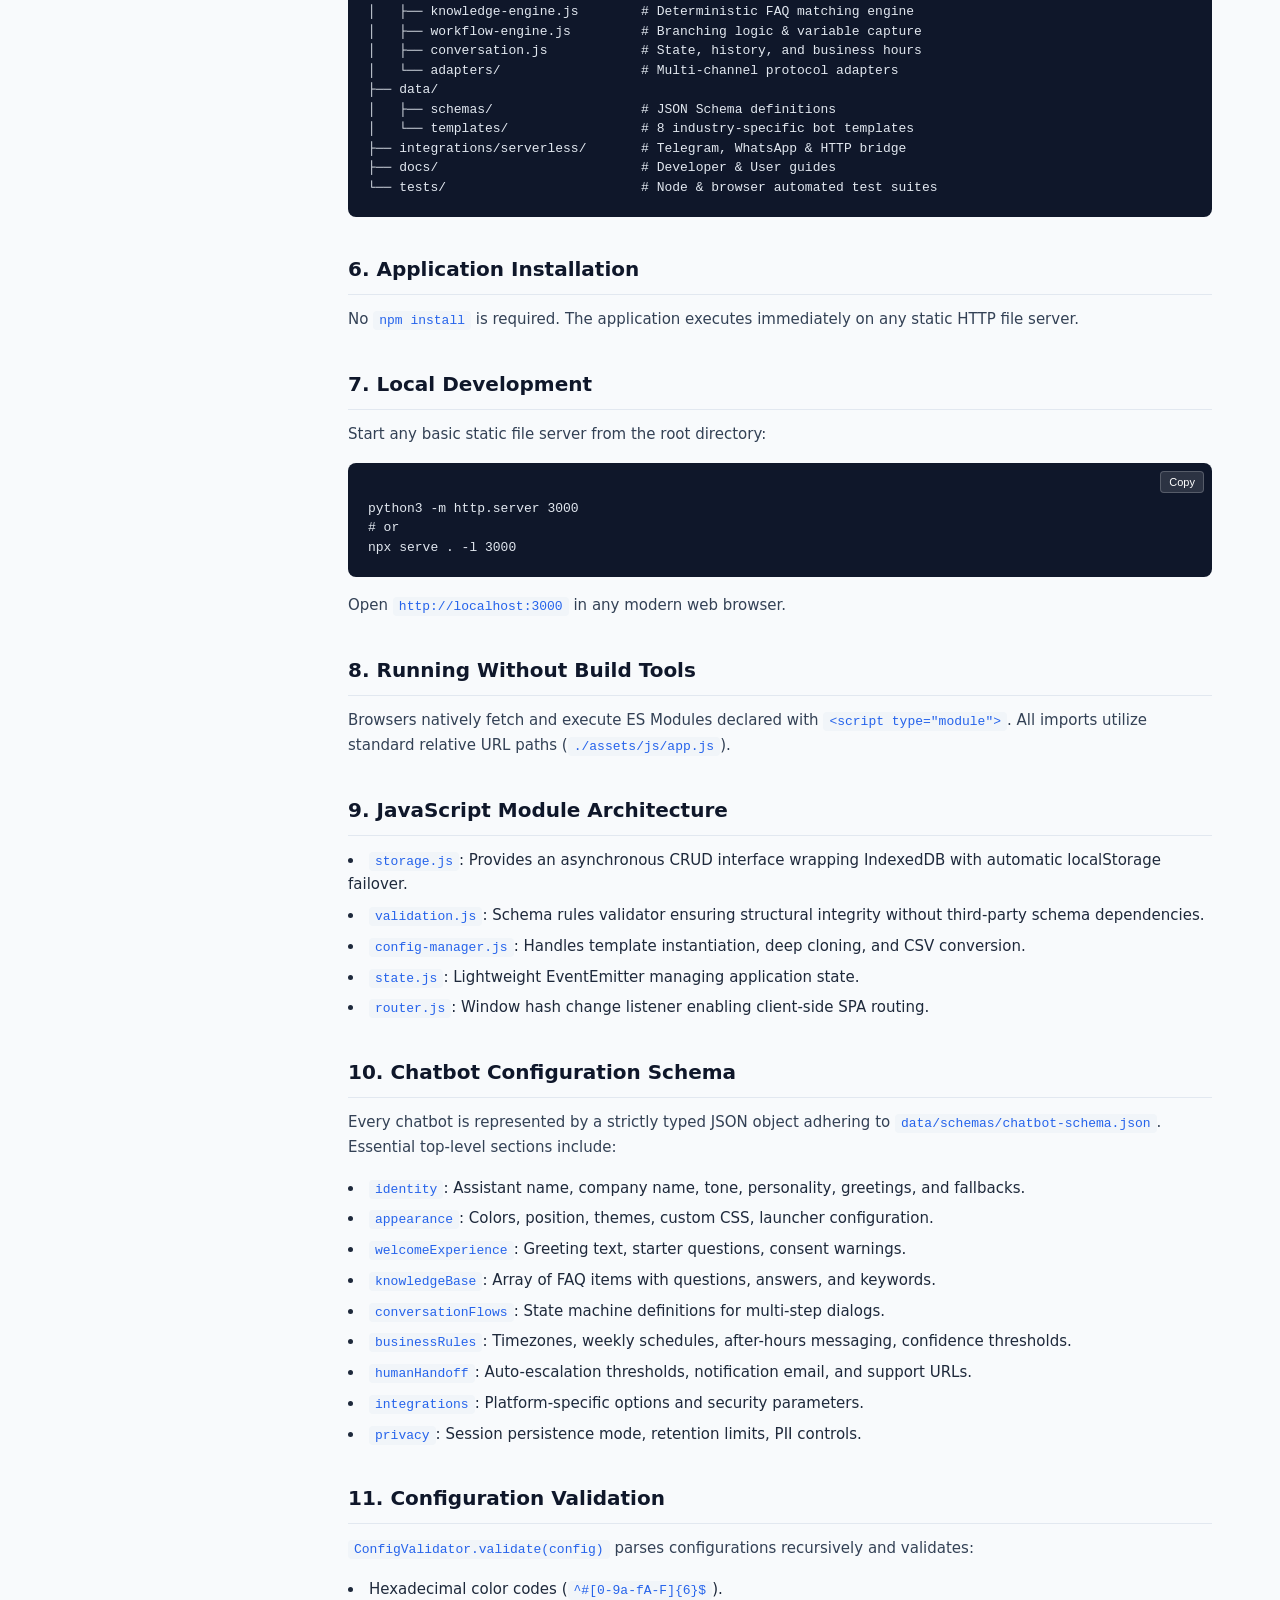
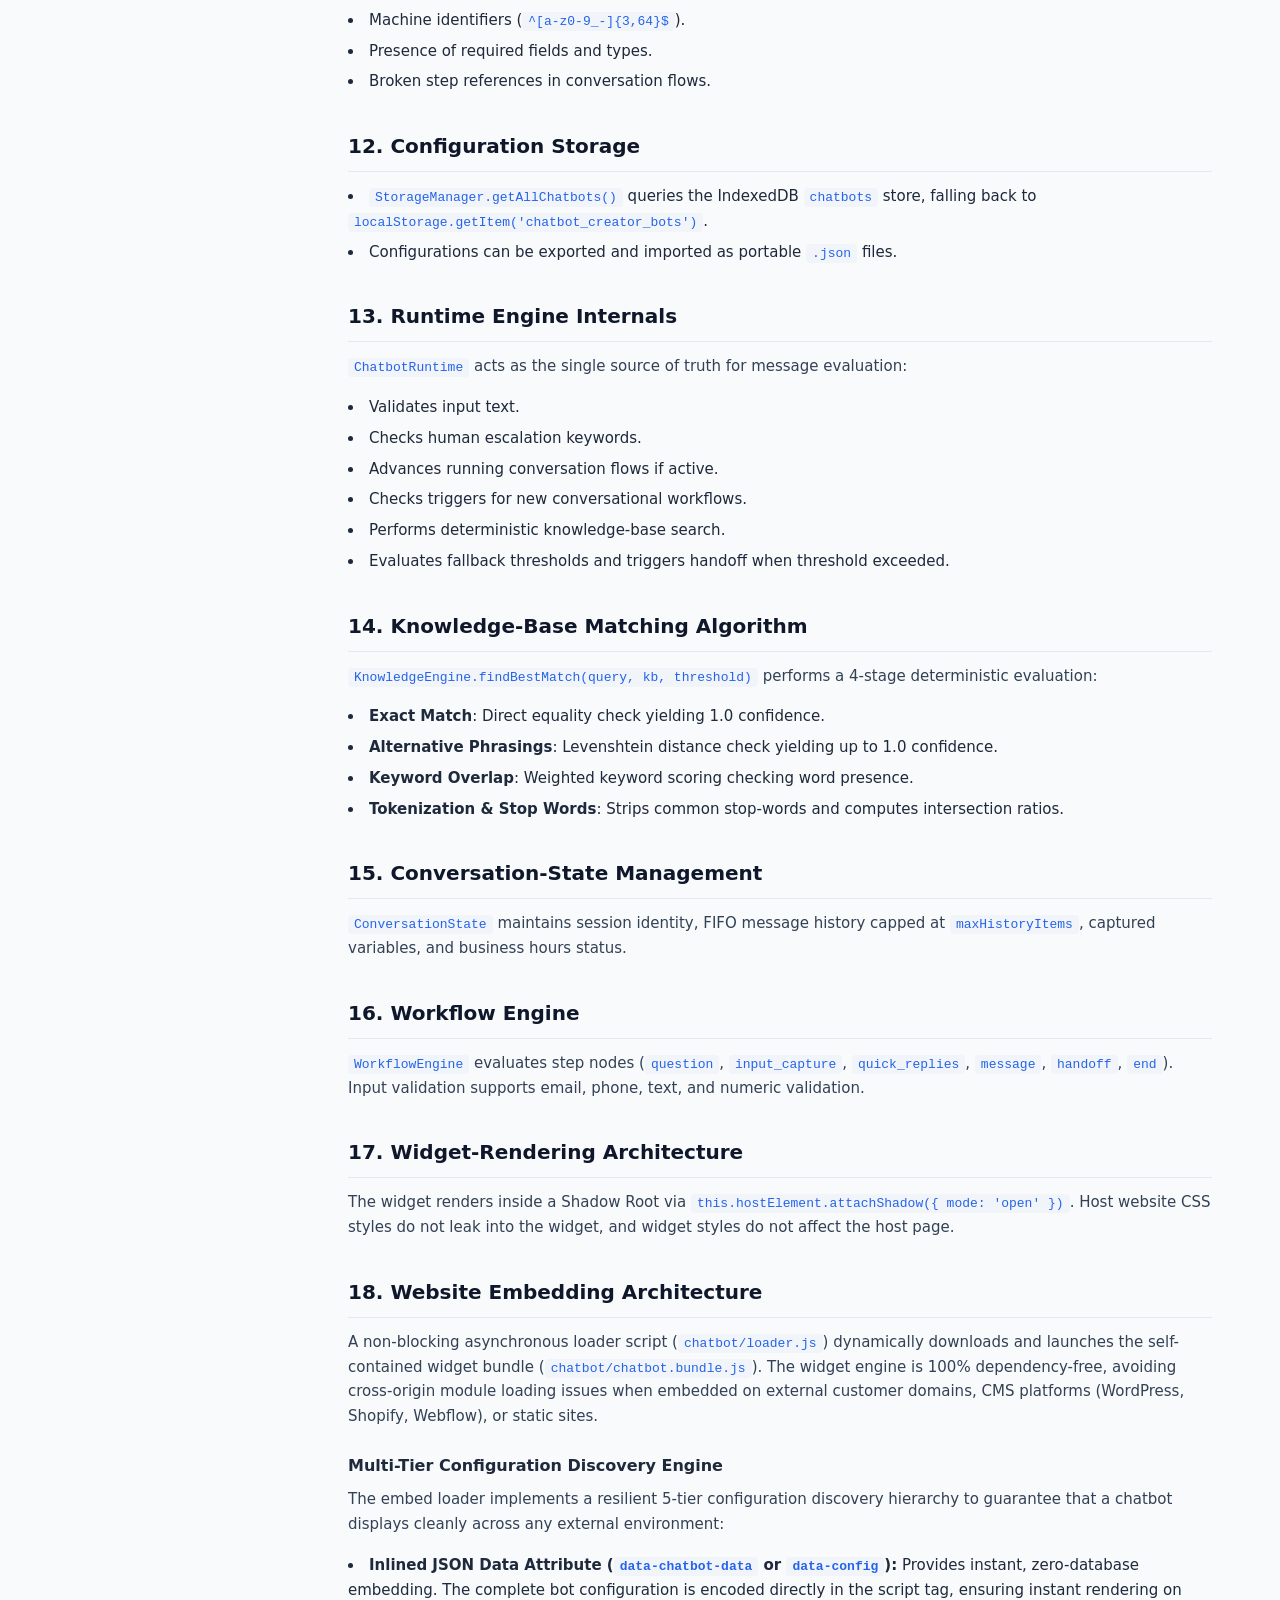
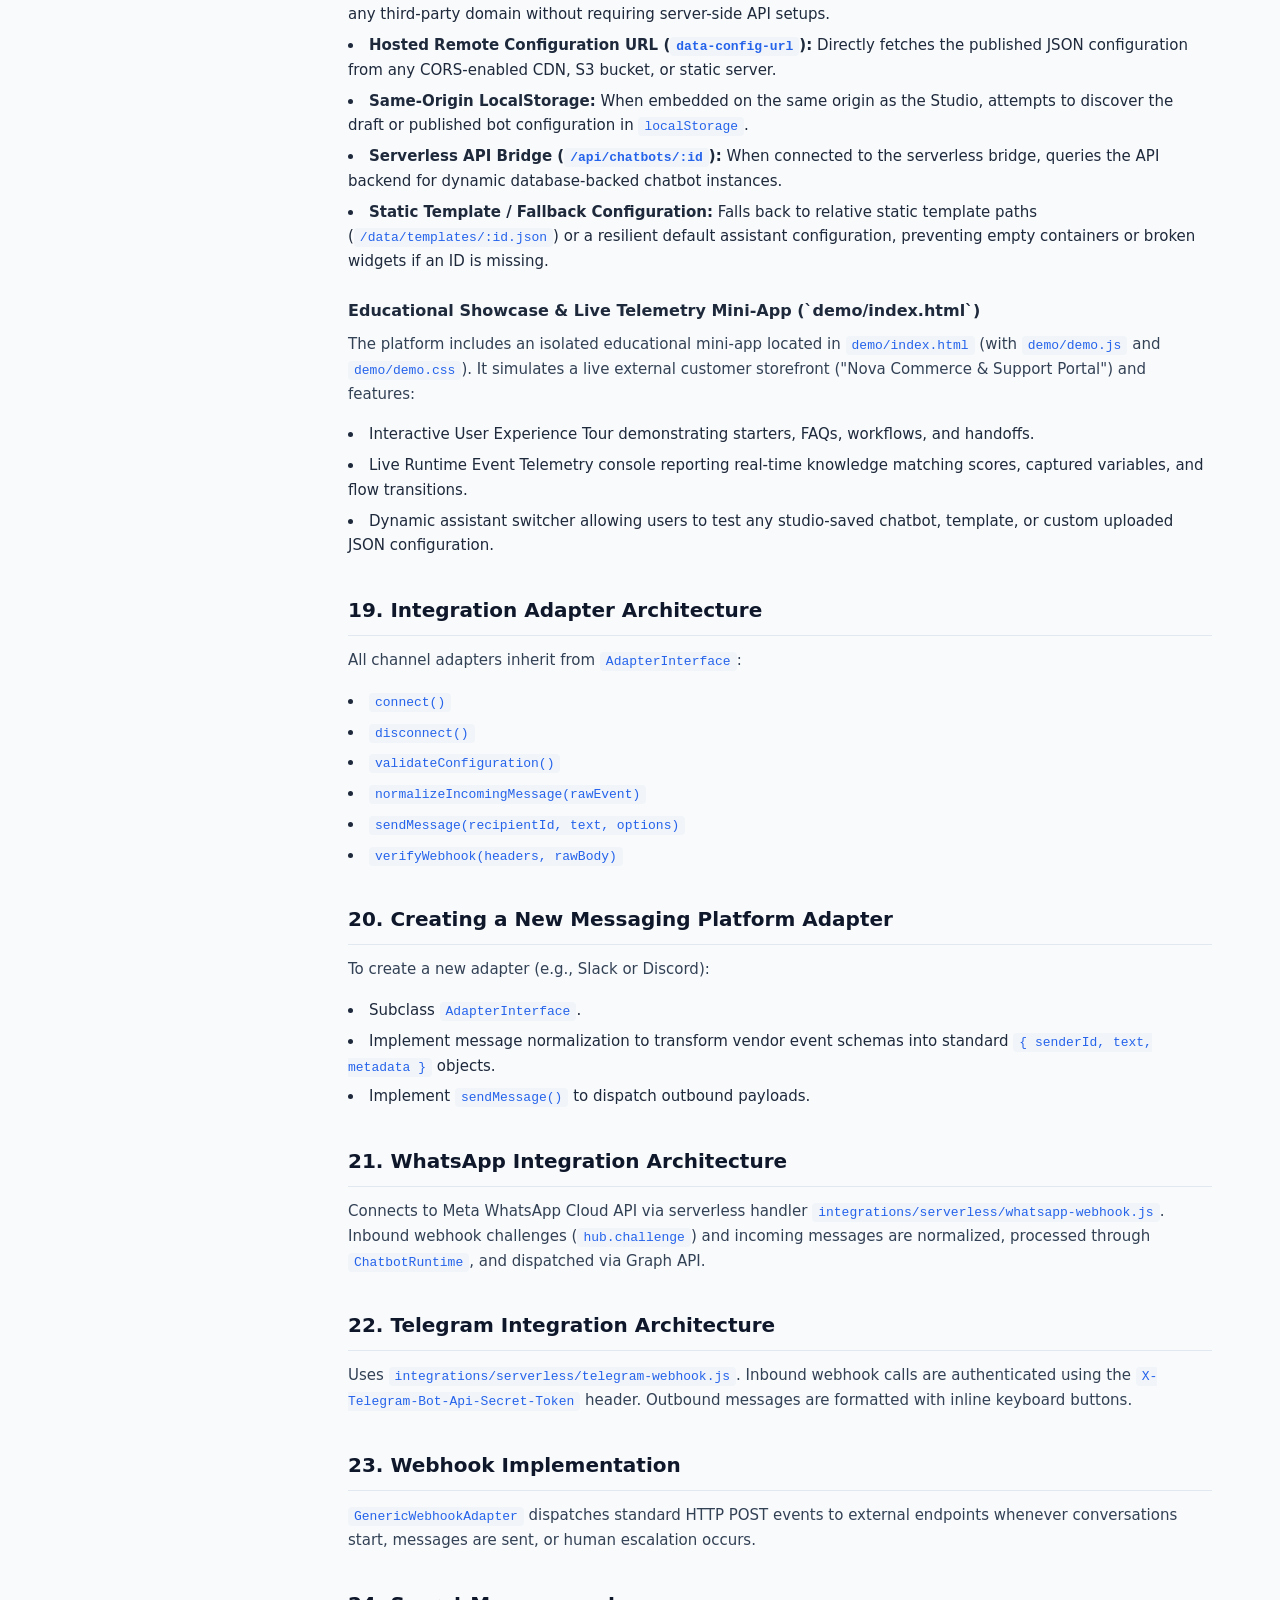
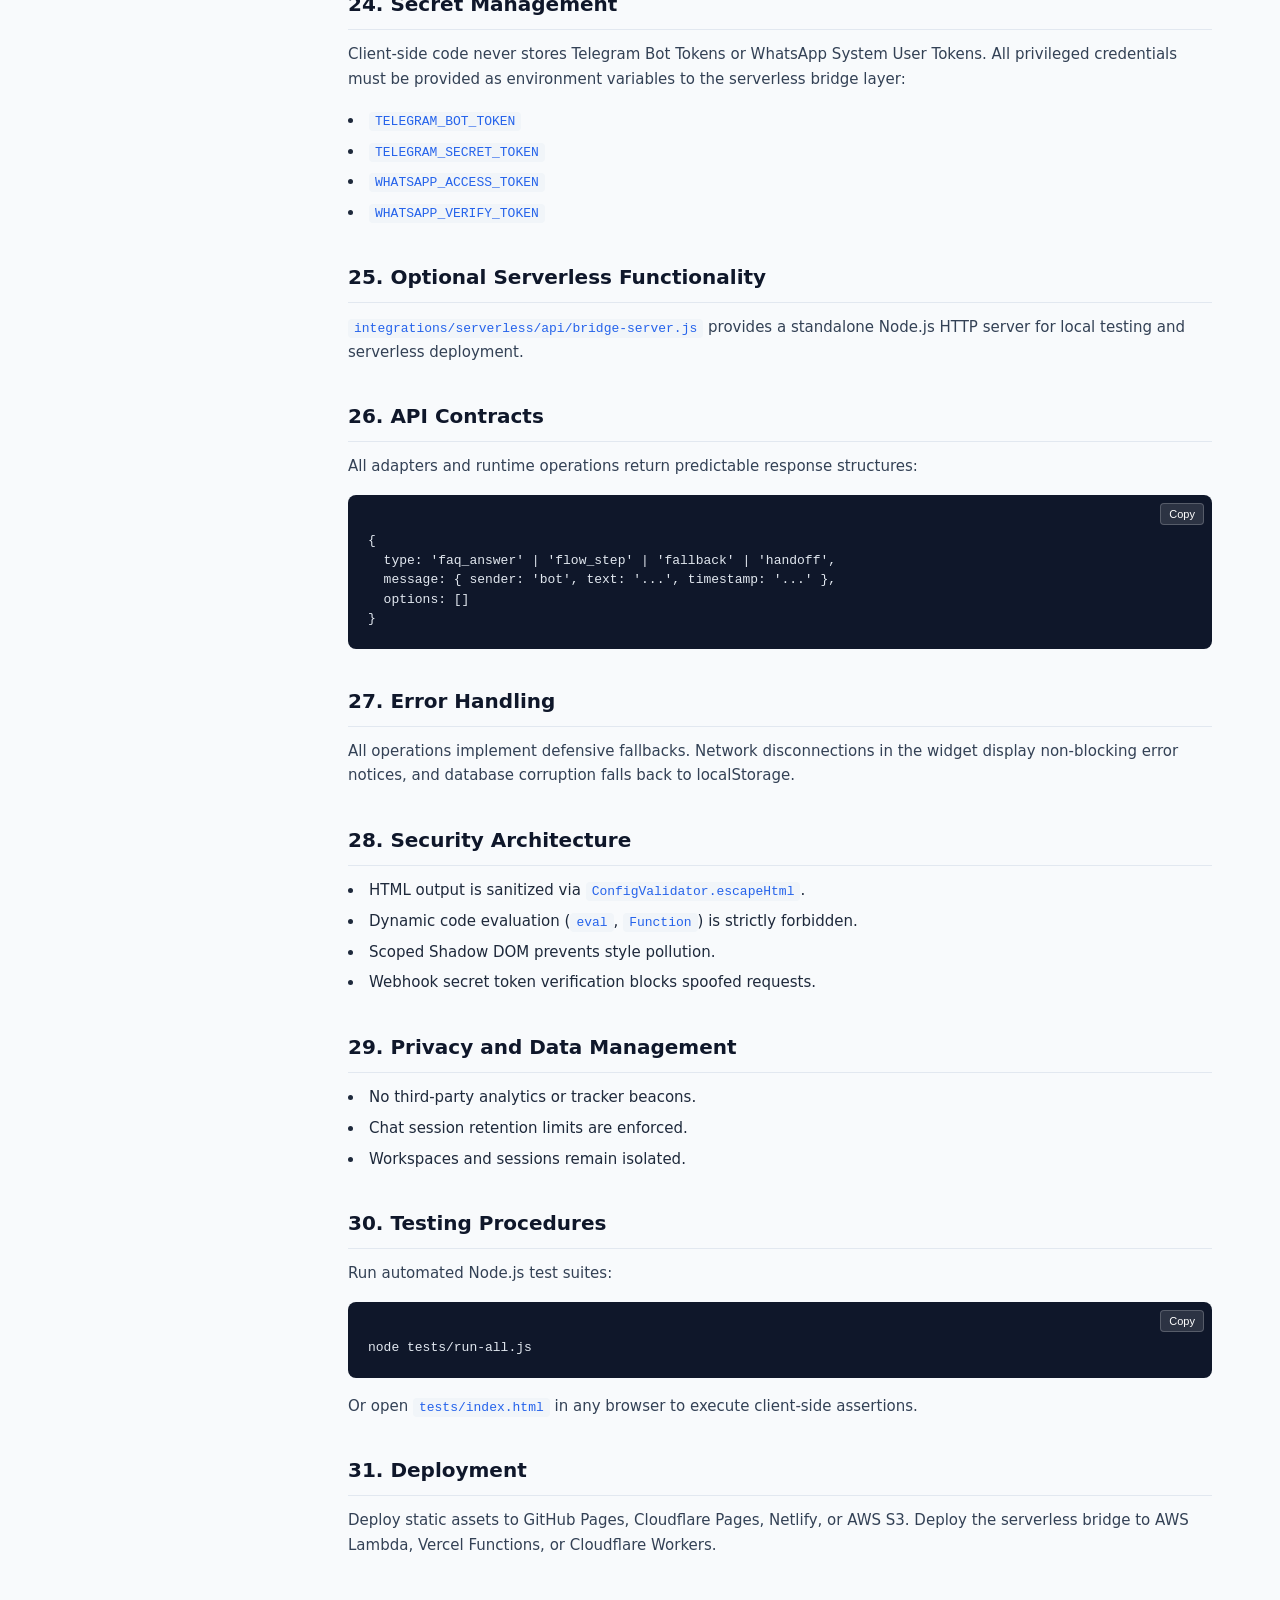
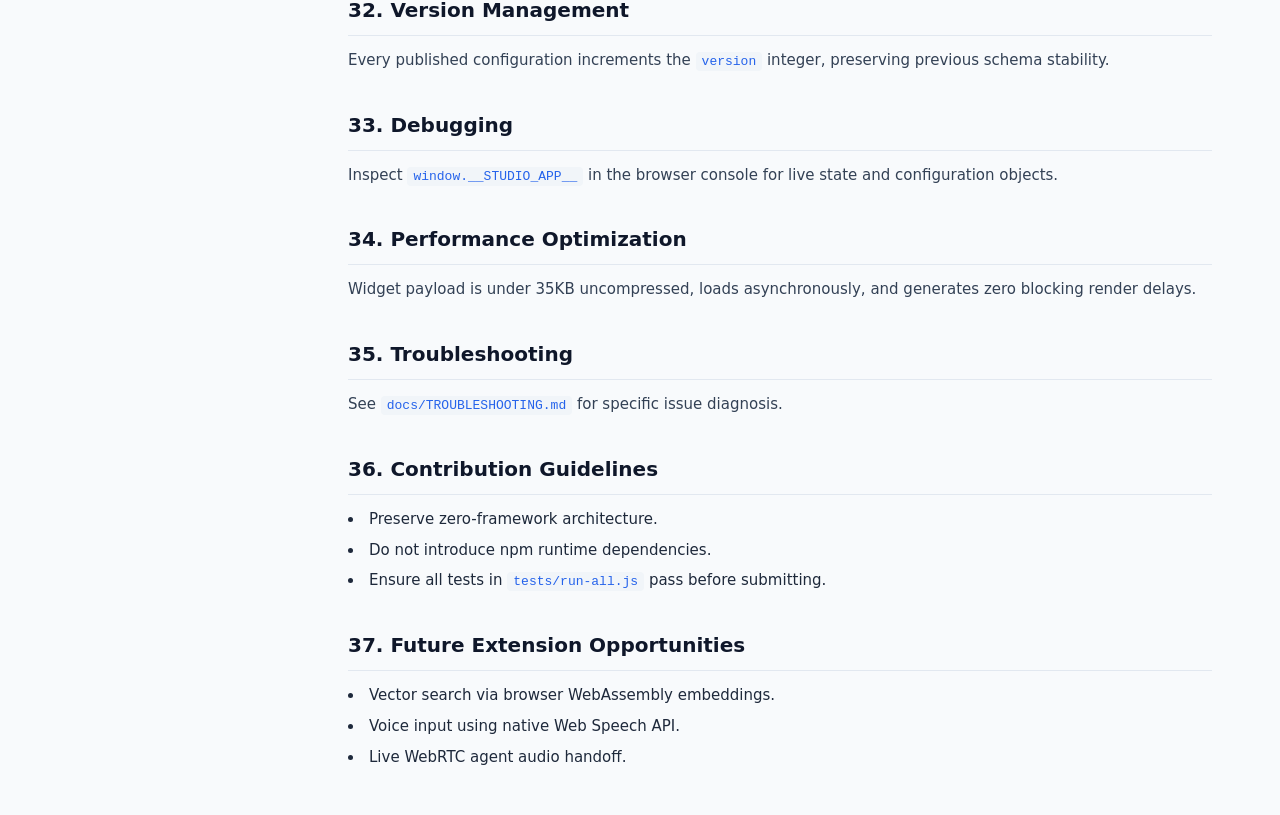
<file: docs/developer-guide.html>
<!DOCTYPE html>
<html lang="en">
<head>
  <meta charset="UTF-8">
  <meta name="viewport" content="width=device-width, initial-scale=1.0">
  <title>Developer Technical Guide | Zero-Framework Chatbot Documentation</title>
  <meta name="description" content="Core system architecture, knowledge algorithms, and zero-framework implementation details.">
  <link rel="icon" type="image/svg+xml" href="../favicon.svg">
  <link rel="stylesheet" href="docs.css">
</head>
<body>
  <div class="docs-layout">
    <!-- Sidebar -->
    <aside class="docs-sidebar">
      <a href="../index.html" class="docs-brand">
        <div class="brand-icon">C</div>
        <div>
          <strong style="display:block; font-size: 14px;">Chatbot Studio</strong>
          <span style="font-size: 11px; color: var(--slate-500);">Documentation Center</span>
        </div>
      </a>

      <div class="docs-nav-group">
        <div class="docs-nav-title">Guides &amp; References</div>
        <ul class="docs-nav-list">
          <li><a href="index.html" class="docs-nav-link">Documentation Home</a></li>
          <li><a href="developer-guide.html" class="docs-nav-link">Developer Technical Guide</a></li>
<li><a href="chatbot-owner-guide.html" class="docs-nav-link">Chatbot Owner Handbook</a></li>
<li><a href="installation-guide.html" class="docs-nav-link">Website Installation & CMS Guide</a></li>
<li><a href="integration-guide.html" class="docs-nav-link">Multi-Channel Integration Guide</a></li>
<li><a href="configuration-reference.html" class="docs-nav-link">Configuration Schema Reference</a></li>
<li><a href="api-reference.html" class="docs-nav-link">JavaScript API Reference</a></li>
<li><a href="security-and-privacy.html" class="docs-nav-link">Security, CSP & Privacy Guide</a></li>
<li><a href="troubleshooting.html" class="docs-nav-link">Troubleshooting & Diagnostics</a></li>
        </ul>
      </div>

      <div style="margin-top: auto; padding-top: 16px; border-top: 1px solid var(--border-color);">
        <a href="../index.html" class="btn-back">← Back to Studio</a>
      </div>
    </aside>

    <!-- Main Content -->
    <main class="docs-main">
      <div class="docs-topbar">
        <div style="font-size: 13px; color: var(--slate-500);">
          <a href="index.html" style="color: inherit; text-decoration: none;">Docs</a> &gt; <span>Developer Technical Guide</span>
        </div>
        <div style="display: flex; gap: 10px;">
          <a href="DEVELOPER-GUIDE.md" class="btn-github-md" target="_blank" title="View raw Markdown file for developers">
            <svg viewBox="0 0 24 24" width="14" height="14" fill="currentColor"><path d="M14 2H6c-1.1 0-1.99.9-1.99 2L4 20c0 1.1.89 2 1.99 2H18c1.1 0 2-.9 2-2V8l-6-6zm2 16H8v-2h8v2zm0-4H8v-2h8v2zm-3-5V3.5L18.5 9H13z"/></svg>
            View .MD
          </a>
          <a href="../index.html" class="btn-back">Studio</a>
        </div>
      </div>

      <article class="docs-content">
        <h1>Developer Guide: Zero-Framework Customizable Chatbot Creator Micro-SaaS</h1>
<h2>1. Product Overview</h2>
<p>The <strong>Chatbot Creator Micro-SaaS Platform</strong> is an enterprise-grade, lightweight conversational assistant studio and runtime engine engineered entirely without front-end or back-end frameworks. It enables entrepreneurs, agencies, and businesses to build, customize, test, and deploy production-ready customer support chatbots with zero compilation or heavy server infrastructure.</p>
<h2>2. System Architecture</h2>
<p>The platform is organized into distinct decoupled architectural layers:</p>
<li><strong>Administrative Studio UI (<code>index.html</code>, <code>assets/</code>)</strong>: Client-side single page application operating with native ES Modules, hash routing, and reactive state management.</li>
<li><strong>Chatbot Runtime Engine (<code>chatbot/runtime.js</code>)</strong>: Independent conversational execution engine managing session context, business rules, deterministic FAQ matching, and workflows.</li>
<li><strong>Shadow DOM Renderer (<code>chatbot/renderer.js</code>)</strong>: Completely isolates chatbot widget CSS, markup, and event handlers from host websites.</li>
<li><strong>Multi-Channel Adapter Engine (<code>chatbot/adapters/</code>)</strong>: Standardized abstraction contract connecting the core conversation engine to Website, Telegram, WhatsApp Cloud API, and Generic Webhooks.</li>
<li><strong>Serverless Integration Bridge (<code>integrations/serverless/</code>)</strong>: Isolated minimal Node.js/edge execution layer that securely manages privileged API secrets and handles webhooks.</li>
<h2>3. Zero-Framework Development Philosophy</h2>
<li>Zero build tools (No Webpack, Vite, Parcel, or Rollup).</li>
<li>Zero external CSS or JavaScript libraries (No React, Vue, jQuery, Bootstrap, or Tailwind).</li>
<li>Native browser APIs utilized for DOM management, fetch operations, custom elements, Shadow DOM, and IndexedDB storage.</li>
<li>Standard JSON schema for all configuration exchange and storage.</li>
<h2>4. Technology Choices</h2>
<li><strong>HTML5 &amp; CSS3</strong>: Native CSS custom properties, grid layouts, animations, and container isolation.</li>
<li><strong>Vanilla ECMAScript Modules</strong>: Native browser <code>import</code>/<code>export</code> semantics.</li>
<li><strong>IndexedDB &amp; LocalStorage</strong>: Resilient two-tiered offline storage mechanism.</li>
<li><strong>Native Node.js (v18+)</strong>: Utilized strictly for running optional serverless integration webhooks and standalone CLI tests.</li>
<h2>5. Project Structure</h2>
<div class="code-wrapper"><button class="copy-btn">Copy</button><pre><code>chatbot-creator/
├── index.html                     # Studio application entry point
├── README.md                      # Overview and quickstart documentation
├── assets/
│   ├── css/                       # Design token system and stylesheets
│   └── js/                        # Studio administrative modules
├── chatbot/
│   ├── loader.js                  # Asynchronous website embedding loader
│   ├── runtime.js                 # Conversation processing engine
│   ├── renderer.js                # Isolated Shadow DOM widget renderer
│   ├── knowledge-engine.js        # Deterministic FAQ matching engine
│   ├── workflow-engine.js         # Branching logic &amp; variable capture
│   ├── conversation.js            # State, history, and business hours
│   └── adapters/                  # Multi-channel protocol adapters
├── data/
│   ├── schemas/                   # JSON Schema definitions
│   └── templates/                 # 8 industry-specific bot templates
├── integrations/serverless/       # Telegram, WhatsApp &amp; HTTP bridge
├── docs/                          # Developer &amp; User guides
└── tests/                         # Node &amp; browser automated test suites</code></pre></div>
<h2>6. Application Installation</h2>
<p>No <code>npm install</code> is required. The application executes immediately on any static HTTP file server.</p>
<h2>7. Local Development</h2>
<p>Start any basic static file server from the root directory:</p>
<div class="code-wrapper"><button class="copy-btn">Copy</button><pre><code>python3 -m http.server 3000
# or
npx serve . -l 3000</code></pre></div>
<p>Open <code>http://localhost:3000</code> in any modern web browser.</p>
<h2>8. Running Without Build Tools</h2>
<p>Browsers natively fetch and execute ES Modules declared with <code>&lt;script type=&quot;module&quot;&gt;</code>. All imports utilize standard relative URL paths (<code>./assets/js/app.js</code>).</p>
<h2>9. JavaScript Module Architecture</h2>
<li><code>storage.js</code>: Provides an asynchronous CRUD interface wrapping IndexedDB with automatic localStorage failover.</li>
<li><code>validation.js</code>: Schema rules validator ensuring structural integrity without third-party schema dependencies.</li>
<li><code>config-manager.js</code>: Handles template instantiation, deep cloning, and CSV conversion.</li>
<li><code>state.js</code>: Lightweight EventEmitter managing application state.</li>
<li><code>router.js</code>: Window hash change listener enabling client-side SPA routing.</li>
<h2>10. Chatbot Configuration Schema</h2>
<p>Every chatbot is represented by a strictly typed JSON object adhering to <code>data/schemas/chatbot-schema.json</code>. Essential top-level sections include:</p>
<li><code>identity</code>: Assistant name, company name, tone, personality, greetings, and fallbacks.</li>
<li><code>appearance</code>: Colors, position, themes, custom CSS, launcher configuration.</li>
<li><code>welcomeExperience</code>: Greeting text, starter questions, consent warnings.</li>
<li><code>knowledgeBase</code>: Array of FAQ items with questions, answers, and keywords.</li>
<li><code>conversationFlows</code>: State machine definitions for multi-step dialogs.</li>
<li><code>businessRules</code>: Timezones, weekly schedules, after-hours messaging, confidence thresholds.</li>
<li><code>humanHandoff</code>: Auto-escalation thresholds, notification email, and support URLs.</li>
<li><code>integrations</code>: Platform-specific options and security parameters.</li>
<li><code>privacy</code>: Session persistence mode, retention limits, PII controls.</li>
<h2>11. Configuration Validation</h2>
<p><code>ConfigValidator.validate(config)</code> parses configurations recursively and validates:</p>
<li>Hexadecimal color codes (<code>^#[0-9a-fA-F]{6}$</code>).</li>
<li>Machine identifiers (<code>^[a-z0-9_-]{3,64}$</code>).</li>
<li>Presence of required fields and types.</li>
<li>Broken step references in conversation flows.</li>
<h2>12. Configuration Storage</h2>
<li><code>StorageManager.getAllChatbots()</code> queries the IndexedDB <code>chatbots</code> store, falling back to <code>localStorage.getItem(&#x27;chatbot_creator_bots&#x27;)</code>.</li>
<li>Configurations can be exported and imported as portable <code>.json</code> files.</li>
<h2>13. Runtime Engine Internals</h2>
<p><code>ChatbotRuntime</code> acts as the single source of truth for message evaluation:</p>
<li>Validates input text.</li>
<li>Checks human escalation keywords.</li>
<li>Advances running conversation flows if active.</li>
<li>Checks triggers for new conversational workflows.</li>
<li>Performs deterministic knowledge-base search.</li>
<li>Evaluates fallback thresholds and triggers handoff when threshold exceeded.</li>
<h2>14. Knowledge-Base Matching Algorithm</h2>
<p><code>KnowledgeEngine.findBestMatch(query, kb, threshold)</code> performs a 4-stage deterministic evaluation:</p>
<li><strong>Exact Match</strong>: Direct equality check yielding 1.0 confidence.</li>
<li><strong>Alternative Phrasings</strong>: Levenshtein distance check yielding up to 1.0 confidence.</li>
<li><strong>Keyword Overlap</strong>: Weighted keyword scoring checking word presence.</li>
<li><strong>Tokenization &amp; Stop Words</strong>: Strips common stop-words and computes intersection ratios.</li>
<h2>15. Conversation-State Management</h2>
<p><code>ConversationState</code> maintains session identity, FIFO message history capped at <code>maxHistoryItems</code>, captured variables, and business hours status.</p>
<h2>16. Workflow Engine</h2>
<p><code>WorkflowEngine</code> evaluates step nodes (<code>question</code>, <code>input_capture</code>, <code>quick_replies</code>, <code>message</code>, <code>handoff</code>, <code>end</code>). Input validation supports email, phone, text, and numeric validation.</p>
<h2>17. Widget-Rendering Architecture</h2>
<p>The widget renders inside a Shadow Root via <code>this.hostElement.attachShadow({ mode: &#x27;open&#x27; })</code>. Host website CSS styles do not leak into the widget, and widget styles do not affect the host page.</p>
<h2>18. Website Embedding Architecture</h2>
<p>A non-blocking asynchronous loader script (<code>chatbot/loader.js</code>) dynamically downloads and launches the self-contained widget bundle (<code>chatbot/chatbot.bundle.js</code>). The widget engine is 100% dependency-free, avoiding cross-origin module loading issues when embedded on external customer domains, CMS platforms (WordPress, Shopify, Webflow), or static sites.</p>
<h3>Multi-Tier Configuration Discovery Engine</h3>
<p>The embed loader implements a resilient 5-tier configuration discovery hierarchy to guarantee that a chatbot displays cleanly across any external environment:</p>
<li><strong>Inlined JSON Data Attribute (<code>data-chatbot-data</code> or <code>data-config</code>):</strong> Provides instant, zero-database embedding. The complete bot configuration is encoded directly in the script tag, ensuring instant rendering on any third-party domain without requiring server-side API setups.</li>
<li><strong>Hosted Remote Configuration URL (<code>data-config-url</code>):</strong> Directly fetches the published JSON configuration from any CORS-enabled CDN, S3 bucket, or static server.</li>
<li><strong>Same-Origin LocalStorage:</strong> When embedded on the same origin as the Studio, attempts to discover the draft or published bot configuration in <code>localStorage</code>.</li>
<li><strong>Serverless API Bridge (<code>/api/chatbots/:id</code>):</strong> When connected to the serverless bridge, queries the API backend for dynamic database-backed chatbot instances.</li>
<li><strong>Static Template / Fallback Configuration:</strong> Falls back to relative static template paths (<code>/data/templates/:id.json</code>) or a resilient default assistant configuration, preventing empty containers or broken widgets if an ID is missing.</li>
<h3>Educational Showcase &amp; Live Telemetry Mini-App (`demo/index.html`)</h3>
<p>The platform includes an isolated educational mini-app located in <code>demo/index.html</code> (with <code>demo/demo.js</code> and <code>demo/demo.css</code>). It simulates a live external customer storefront (&quot;Nova Commerce &amp; Support Portal&quot;) and features:</p>
<li>Interactive User Experience Tour demonstrating starters, FAQs, workflows, and handoffs.</li>
<li>Live Runtime Event Telemetry console reporting real-time knowledge matching scores, captured variables, and flow transitions.</li>
<li>Dynamic assistant switcher allowing users to test any studio-saved chatbot, template, or custom uploaded JSON configuration.</li>
<h2>19. Integration Adapter Architecture</h2>
<p>All channel adapters inherit from <code>AdapterInterface</code>:</p>
<li><code>connect()</code></li>
<li><code>disconnect()</code></li>
<li><code>validateConfiguration()</code></li>
<li><code>normalizeIncomingMessage(rawEvent)</code></li>
<li><code>sendMessage(recipientId, text, options)</code></li>
<li><code>verifyWebhook(headers, rawBody)</code></li>
<h2>20. Creating a New Messaging Platform Adapter</h2>
<p>To create a new adapter (e.g., Slack or Discord):</p>
<li>Subclass <code>AdapterInterface</code>.</li>
<li>Implement message normalization to transform vendor event schemas into standard <code>{ senderId, text, metadata }</code> objects.</li>
<li>Implement <code>sendMessage()</code> to dispatch outbound payloads.</li>
<h2>21. WhatsApp Integration Architecture</h2>
<p>Connects to Meta WhatsApp Cloud API via serverless handler <code>integrations/serverless/whatsapp-webhook.js</code>. Inbound webhook challenges (<code>hub.challenge</code>) and incoming messages are normalized, processed through <code>ChatbotRuntime</code>, and dispatched via Graph API.</p>
<h2>22. Telegram Integration Architecture</h2>
<p>Uses <code>integrations/serverless/telegram-webhook.js</code>. Inbound webhook calls are authenticated using the <code>X-Telegram-Bot-Api-Secret-Token</code> header. Outbound messages are formatted with inline keyboard buttons.</p>
<h2>23. Webhook Implementation</h2>
<p><code>GenericWebhookAdapter</code> dispatches standard HTTP POST events to external endpoints whenever conversations start, messages are sent, or human escalation occurs.</p>
<h2>24. Secret Management</h2>
<p>Client-side code never stores Telegram Bot Tokens or WhatsApp System User Tokens. All privileged credentials must be provided as environment variables to the serverless bridge layer:</p>
<li><code>TELEGRAM_BOT_TOKEN</code></li>
<li><code>TELEGRAM_SECRET_TOKEN</code></li>
<li><code>WHATSAPP_ACCESS_TOKEN</code></li>
<li><code>WHATSAPP_VERIFY_TOKEN</code></li>
<h2>25. Optional Serverless Functionality</h2>
<p><code>integrations/serverless/api/bridge-server.js</code> provides a standalone Node.js HTTP server for local testing and serverless deployment.</p>
<h2>26. API Contracts</h2>
<p>All adapters and runtime operations return predictable response structures:</p>
<div class="code-wrapper"><button class="copy-btn">Copy</button><pre><code>{
  type: &#x27;faq_answer&#x27; | &#x27;flow_step&#x27; | &#x27;fallback&#x27; | &#x27;handoff&#x27;,
  message: { sender: &#x27;bot&#x27;, text: &#x27;...&#x27;, timestamp: &#x27;...&#x27; },
  options: []
}</code></pre></div>
<h2>27. Error Handling</h2>
<p>All operations implement defensive fallbacks. Network disconnections in the widget display non-blocking error notices, and database corruption falls back to localStorage.</p>
<h2>28. Security Architecture</h2>
<li>HTML output is sanitized via <code>ConfigValidator.escapeHtml</code>.</li>
<li>Dynamic code evaluation (<code>eval</code>, <code>Function</code>) is strictly forbidden.</li>
<li>Scoped Shadow DOM prevents style pollution.</li>
<li>Webhook secret token verification blocks spoofed requests.</li>
<h2>29. Privacy and Data Management</h2>
<li>No third-party analytics or tracker beacons.</li>
<li>Chat session retention limits are enforced.</li>
<li>Workspaces and sessions remain isolated.</li>
<h2>30. Testing Procedures</h2>
<p>Run automated Node.js test suites:</p>
<div class="code-wrapper"><button class="copy-btn">Copy</button><pre><code>node tests/run-all.js</code></pre></div>
<p>Or open <code>tests/index.html</code> in any browser to execute client-side assertions.</p>
<h2>31. Deployment</h2>
<p>Deploy static assets to GitHub Pages, Cloudflare Pages, Netlify, or AWS S3. Deploy the serverless bridge to AWS Lambda, Vercel Functions, or Cloudflare Workers.</p>
<h2>32. Version Management</h2>
<p>Every published configuration increments the <code>version</code> integer, preserving previous schema stability.</p>
<h2>33. Debugging</h2>
<p>Inspect <code>window.__STUDIO_APP__</code> in the browser console for live state and configuration objects.</p>
<h2>34. Performance Optimization</h2>
<p>Widget payload is under 35KB uncompressed, loads asynchronously, and generates zero blocking render delays.</p>
<h2>35. Troubleshooting</h2>
<p>See <code>docs/TROUBLESHOOTING.md</code> for specific issue diagnosis.</p>
<h2>36. Contribution Guidelines</h2>
<li>Preserve zero-framework architecture.</li>
<li>Do not introduce npm runtime dependencies.</li>
<li>Ensure all tests in <code>tests/run-all.js</code> pass before submitting.</li>
<h2>37. Future Extension Opportunities</h2>
<li>Vector search via browser WebAssembly embeddings.</li>
<li>Voice input using native Web Speech API.</li>
<li>Live WebRTC agent audio handoff.</li>
      </article>
    </main>
  </div>

  <script>
    // Copy code button script
    document.querySelectorAll('.copy-btn').forEach(btn => {
      btn.addEventListener('click', async () => {
        const pre = btn.nextElementSibling;
        const text = pre ? pre.innerText : '';
        try {
          if (navigator.clipboard) {
            await navigator.clipboard.writeText(text);
          } else {
            const ta = document.createElement('textarea');
            ta.value = text;
            document.body.appendChild(ta);
            ta.select();
            document.execCommand('copy');
            document.body.removeChild(ta);
          }
          btn.classList.add('copied');
          btn.innerText = 'Copied!';
          setTimeout(() => {
            btn.classList.remove('copied');
            btn.innerText = 'Copy';
          }, 2000);
        } catch(e) {
          console.error(e);
        }
      });
    });

    // Highlight active sidebar link
    document.querySelectorAll('.docs-nav-link').forEach(link => {
      if (link.getAttribute('href') === 'developer-guide.html') {
        link.classList.add('active');
      }
    });
  </script>
</body>
</html>
</file>
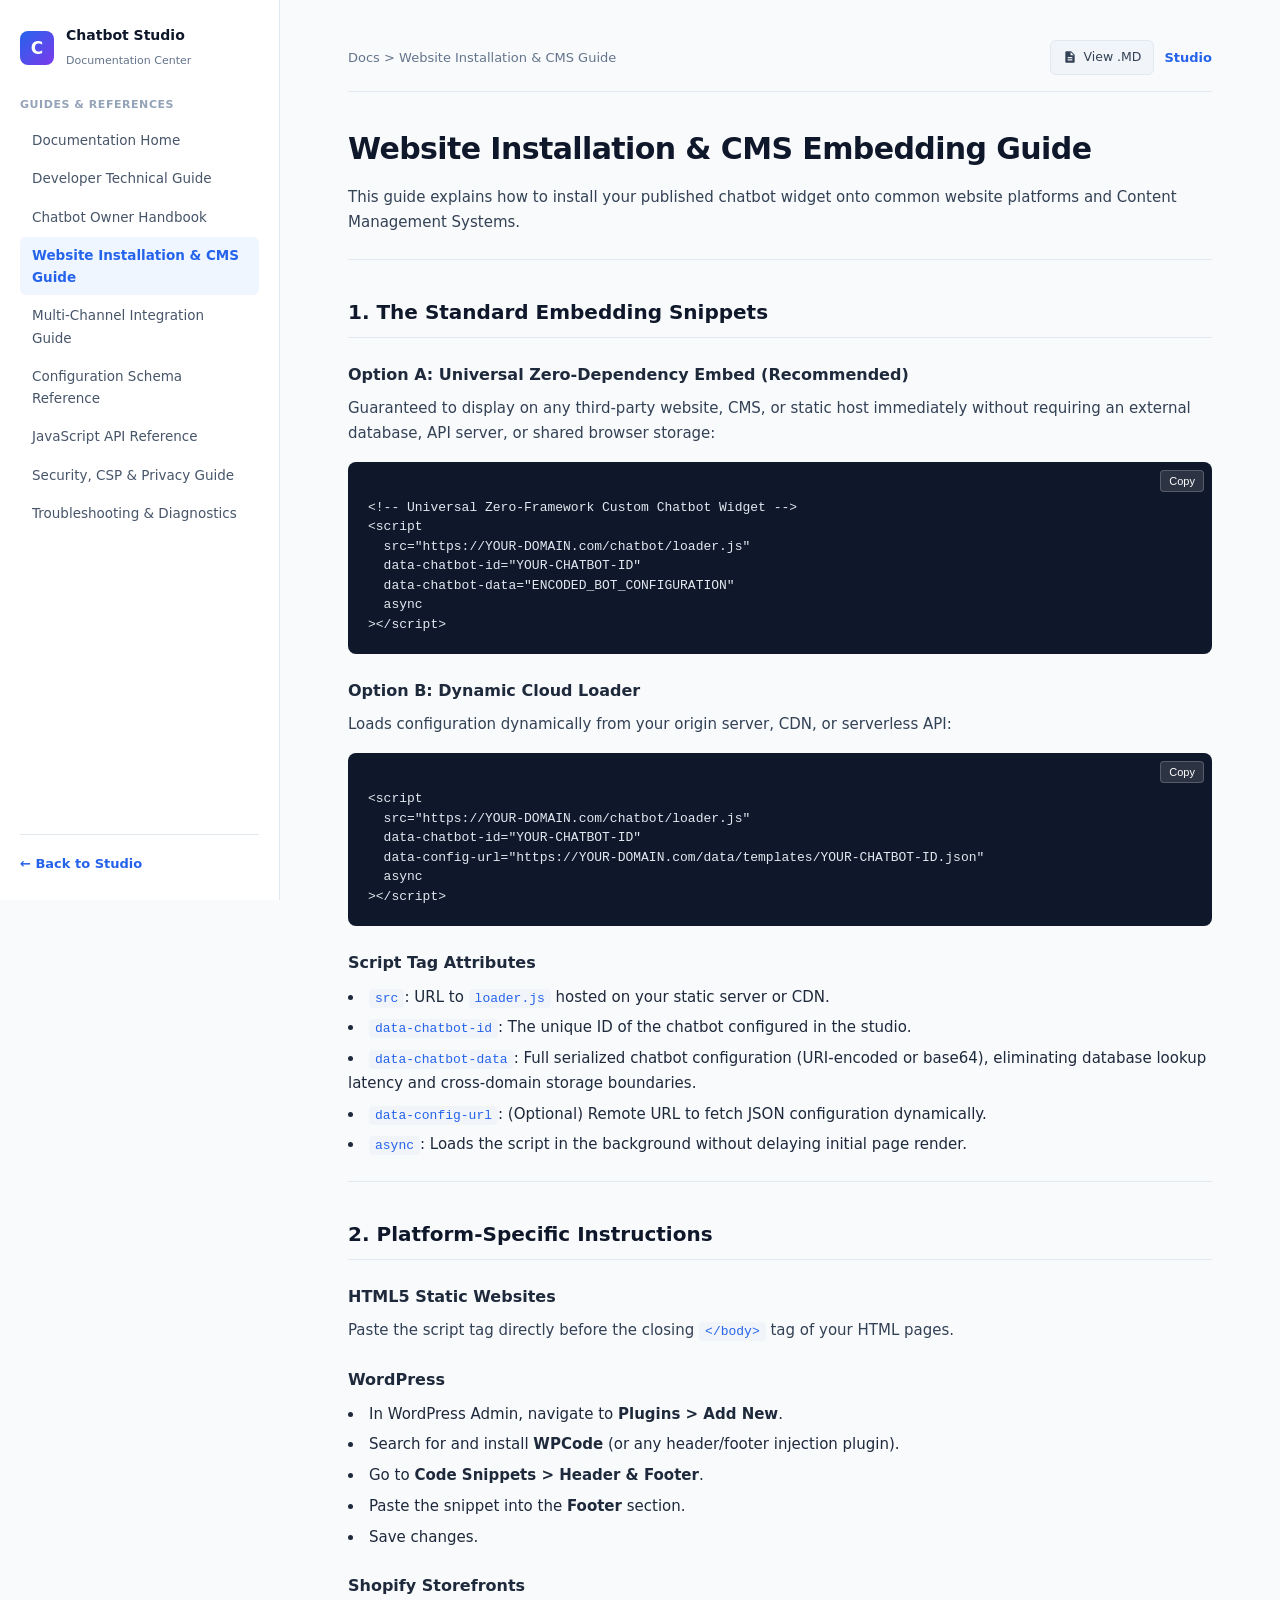
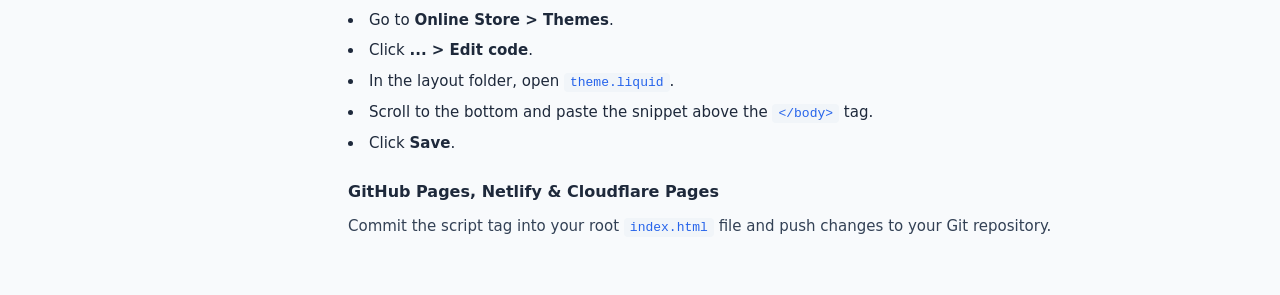
<file: docs/installation-guide.html>
<!DOCTYPE html>
<html lang="en">
<head>
  <meta charset="UTF-8">
  <meta name="viewport" content="width=device-width, initial-scale=1.0">
  <title>Website Installation & CMS Guide | Zero-Framework Chatbot Documentation</title>
  <meta name="description" content="Instructions for embedding chatbots into HTML, WordPress, Shopify, and GitHub Pages.">
  <link rel="icon" type="image/svg+xml" href="../favicon.svg">
  <link rel="stylesheet" href="docs.css">
</head>
<body>
  <div class="docs-layout">
    <!-- Sidebar -->
    <aside class="docs-sidebar">
      <a href="../index.html" class="docs-brand">
        <div class="brand-icon">C</div>
        <div>
          <strong style="display:block; font-size: 14px;">Chatbot Studio</strong>
          <span style="font-size: 11px; color: var(--slate-500);">Documentation Center</span>
        </div>
      </a>

      <div class="docs-nav-group">
        <div class="docs-nav-title">Guides &amp; References</div>
        <ul class="docs-nav-list">
          <li><a href="index.html" class="docs-nav-link">Documentation Home</a></li>
          <li><a href="developer-guide.html" class="docs-nav-link">Developer Technical Guide</a></li>
<li><a href="chatbot-owner-guide.html" class="docs-nav-link">Chatbot Owner Handbook</a></li>
<li><a href="installation-guide.html" class="docs-nav-link">Website Installation & CMS Guide</a></li>
<li><a href="integration-guide.html" class="docs-nav-link">Multi-Channel Integration Guide</a></li>
<li><a href="configuration-reference.html" class="docs-nav-link">Configuration Schema Reference</a></li>
<li><a href="api-reference.html" class="docs-nav-link">JavaScript API Reference</a></li>
<li><a href="security-and-privacy.html" class="docs-nav-link">Security, CSP & Privacy Guide</a></li>
<li><a href="troubleshooting.html" class="docs-nav-link">Troubleshooting & Diagnostics</a></li>
        </ul>
      </div>

      <div style="margin-top: auto; padding-top: 16px; border-top: 1px solid var(--border-color);">
        <a href="../index.html" class="btn-back">← Back to Studio</a>
      </div>
    </aside>

    <!-- Main Content -->
    <main class="docs-main">
      <div class="docs-topbar">
        <div style="font-size: 13px; color: var(--slate-500);">
          <a href="index.html" style="color: inherit; text-decoration: none;">Docs</a> &gt; <span>Website Installation & CMS Guide</span>
        </div>
        <div style="display: flex; gap: 10px;">
          <a href="INSTALLATION-GUIDE.md" class="btn-github-md" target="_blank" title="View raw Markdown file for developers">
            <svg viewBox="0 0 24 24" width="14" height="14" fill="currentColor"><path d="M14 2H6c-1.1 0-1.99.9-1.99 2L4 20c0 1.1.89 2 1.99 2H18c1.1 0 2-.9 2-2V8l-6-6zm2 16H8v-2h8v2zm0-4H8v-2h8v2zm-3-5V3.5L18.5 9H13z"/></svg>
            View .MD
          </a>
          <a href="../index.html" class="btn-back">Studio</a>
        </div>
      </div>

      <article class="docs-content">
        <h1>Website Installation &amp; CMS Embedding Guide</h1>
<p>This guide explains how to install your published chatbot widget onto common website platforms and Content Management Systems.</p>
<hr style="margin: 24px 0; border: none; border-top: 1px solid var(--border-color);">
<h2>1. The Standard Embedding Snippets</h2>
<h3>Option A: Universal Zero-Dependency Embed (Recommended)</h3>
<p>Guaranteed to display on any third-party website, CMS, or static host immediately without requiring an external database, API server, or shared browser storage:</p>
<div class="code-wrapper"><button class="copy-btn">Copy</button><pre><code>&lt;!-- Universal Zero-Framework Custom Chatbot Widget --&gt;
&lt;script
  src=&quot;https://YOUR-DOMAIN.com/chatbot/loader.js&quot;
  data-chatbot-id=&quot;YOUR-CHATBOT-ID&quot;
  data-chatbot-data=&quot;ENCODED_BOT_CONFIGURATION&quot;
  async
&gt;&lt;/script&gt;</code></pre></div>
<h3>Option B: Dynamic Cloud Loader</h3>
<p>Loads configuration dynamically from your origin server, CDN, or serverless API:</p>
<div class="code-wrapper"><button class="copy-btn">Copy</button><pre><code>&lt;script
  src=&quot;https://YOUR-DOMAIN.com/chatbot/loader.js&quot;
  data-chatbot-id=&quot;YOUR-CHATBOT-ID&quot;
  data-config-url=&quot;https://YOUR-DOMAIN.com/data/templates/YOUR-CHATBOT-ID.json&quot;
  async
&gt;&lt;/script&gt;</code></pre></div>
<h3>Script Tag Attributes</h3>
<li><code>src</code>: URL to <code>loader.js</code> hosted on your static server or CDN.</li>
<li><code>data-chatbot-id</code>: The unique ID of the chatbot configured in the studio.</li>
<li><code>data-chatbot-data</code>: Full serialized chatbot configuration (URI-encoded or base64), eliminating database lookup latency and cross-domain storage boundaries.</li>
<li><code>data-config-url</code>: (Optional) Remote URL to fetch JSON configuration dynamically.</li>
<li><code>async</code>: Loads the script in the background without delaying initial page render.</li>
<hr style="margin: 24px 0; border: none; border-top: 1px solid var(--border-color);">
<h2>2. Platform-Specific Instructions</h2>
<h3>HTML5 Static Websites</h3>
<p>Paste the script tag directly before the closing <code>&lt;/body&gt;</code> tag of your HTML pages.</p>
<h3>WordPress</h3>
<li>In WordPress Admin, navigate to <strong>Plugins &gt; Add New</strong>.</li>
<li>Search for and install <strong>WPCode</strong> (or any header/footer injection plugin).</li>
<li>Go to <strong>Code Snippets &gt; Header &amp; Footer</strong>.</li>
<li>Paste the snippet into the <strong>Footer</strong> section.</li>
<li>Save changes.</li>
<h3>Shopify Storefronts</h3>
<li>Go to <strong>Online Store &gt; Themes</strong>.</li>
<li>Click <strong>... &gt; Edit code</strong>.</li>
<li>In the layout folder, open <code>theme.liquid</code>.</li>
<li>Scroll to the bottom and paste the snippet above the <code>&lt;/body&gt;</code> tag.</li>
<li>Click <strong>Save</strong>.</li>
<h3>GitHub Pages, Netlify &amp; Cloudflare Pages</h3>
<p>Commit the script tag into your root <code>index.html</code> file and push changes to your Git repository.</p>
      </article>
    </main>
  </div>

  <script>
    // Copy code button script
    document.querySelectorAll('.copy-btn').forEach(btn => {
      btn.addEventListener('click', async () => {
        const pre = btn.nextElementSibling;
        const text = pre ? pre.innerText : '';
        try {
          if (navigator.clipboard) {
            await navigator.clipboard.writeText(text);
          } else {
            const ta = document.createElement('textarea');
            ta.value = text;
            document.body.appendChild(ta);
            ta.select();
            document.execCommand('copy');
            document.body.removeChild(ta);
          }
          btn.classList.add('copied');
          btn.innerText = 'Copied!';
          setTimeout(() => {
            btn.classList.remove('copied');
            btn.innerText = 'Copy';
          }, 2000);
        } catch(e) {
          console.error(e);
        }
      });
    });

    // Highlight active sidebar link
    document.querySelectorAll('.docs-nav-link').forEach(link => {
      if (link.getAttribute('href') === 'installation-guide.html') {
        link.classList.add('active');
      }
    });
  </script>
</body>
</html>
</file>
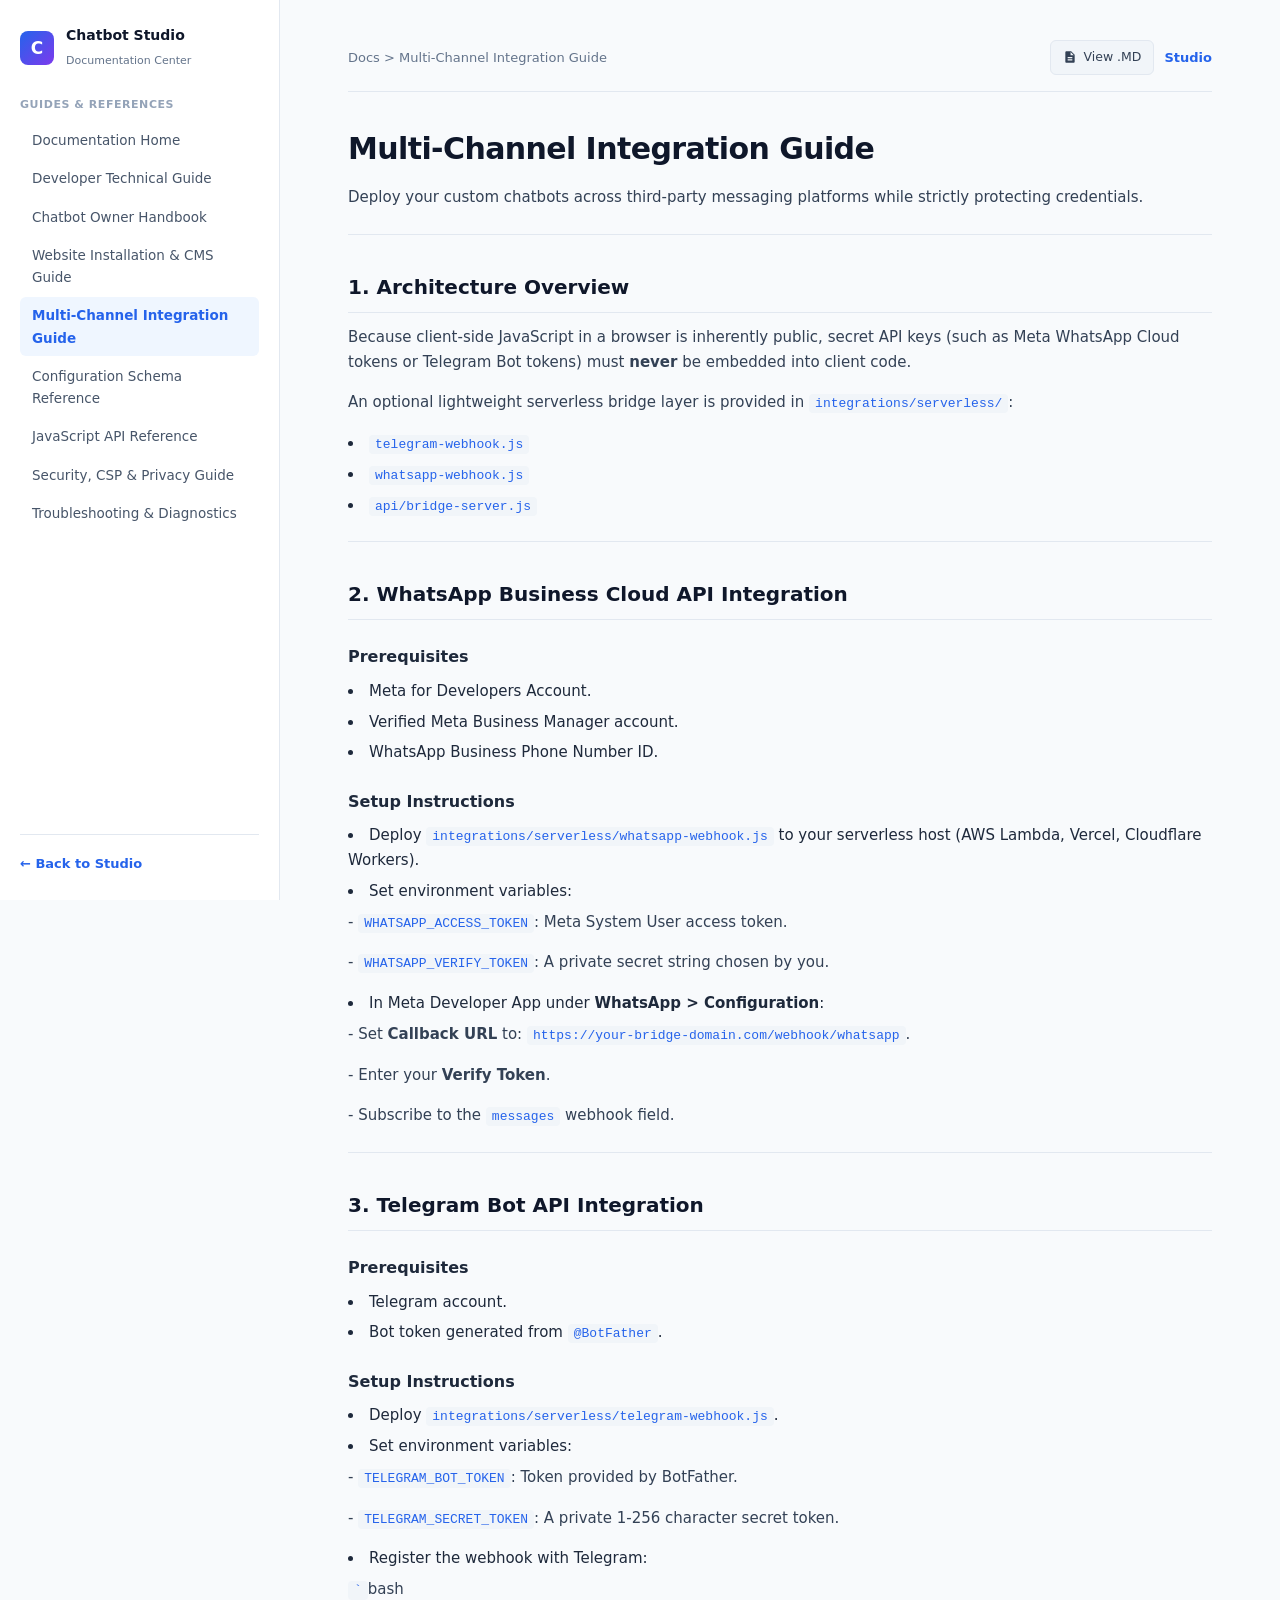
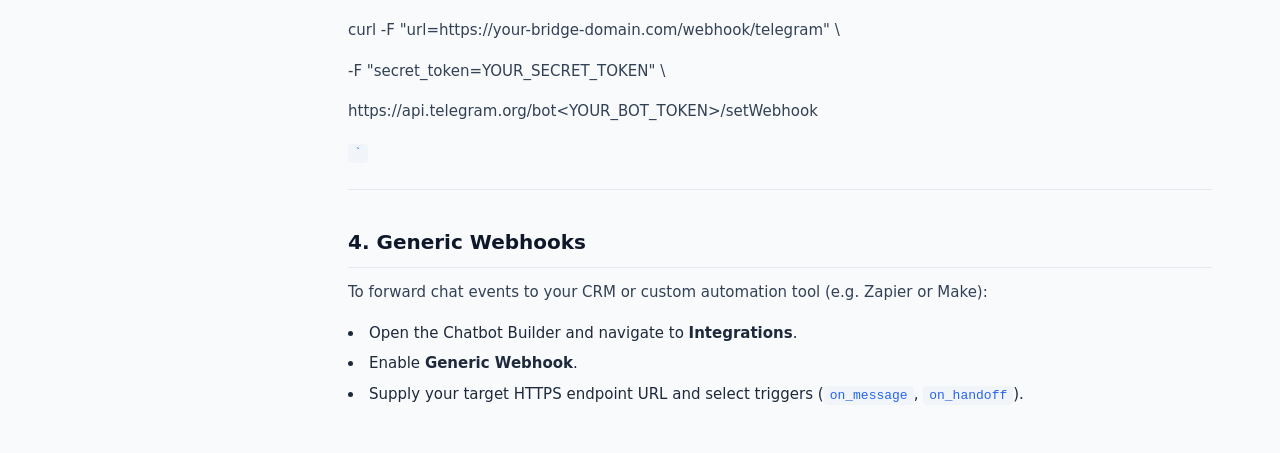
<file: docs/integration-guide.html>
<!DOCTYPE html>
<html lang="en">
<head>
  <meta charset="UTF-8">
  <meta name="viewport" content="width=device-width, initial-scale=1.0">
  <title>Multi-Channel Integration Guide | Zero-Framework Chatbot Documentation</title>
  <meta name="description" content="Connecting Telegram Bot API, Meta WhatsApp Cloud API, and generic webhooks.">
  <link rel="icon" type="image/svg+xml" href="../favicon.svg">
  <link rel="stylesheet" href="docs.css">
</head>
<body>
  <div class="docs-layout">
    <!-- Sidebar -->
    <aside class="docs-sidebar">
      <a href="../index.html" class="docs-brand">
        <div class="brand-icon">C</div>
        <div>
          <strong style="display:block; font-size: 14px;">Chatbot Studio</strong>
          <span style="font-size: 11px; color: var(--slate-500);">Documentation Center</span>
        </div>
      </a>

      <div class="docs-nav-group">
        <div class="docs-nav-title">Guides &amp; References</div>
        <ul class="docs-nav-list">
          <li><a href="index.html" class="docs-nav-link">Documentation Home</a></li>
          <li><a href="developer-guide.html" class="docs-nav-link">Developer Technical Guide</a></li>
<li><a href="chatbot-owner-guide.html" class="docs-nav-link">Chatbot Owner Handbook</a></li>
<li><a href="installation-guide.html" class="docs-nav-link">Website Installation & CMS Guide</a></li>
<li><a href="integration-guide.html" class="docs-nav-link">Multi-Channel Integration Guide</a></li>
<li><a href="configuration-reference.html" class="docs-nav-link">Configuration Schema Reference</a></li>
<li><a href="api-reference.html" class="docs-nav-link">JavaScript API Reference</a></li>
<li><a href="security-and-privacy.html" class="docs-nav-link">Security, CSP & Privacy Guide</a></li>
<li><a href="troubleshooting.html" class="docs-nav-link">Troubleshooting & Diagnostics</a></li>
        </ul>
      </div>

      <div style="margin-top: auto; padding-top: 16px; border-top: 1px solid var(--border-color);">
        <a href="../index.html" class="btn-back">← Back to Studio</a>
      </div>
    </aside>

    <!-- Main Content -->
    <main class="docs-main">
      <div class="docs-topbar">
        <div style="font-size: 13px; color: var(--slate-500);">
          <a href="index.html" style="color: inherit; text-decoration: none;">Docs</a> &gt; <span>Multi-Channel Integration Guide</span>
        </div>
        <div style="display: flex; gap: 10px;">
          <a href="INTEGRATION-GUIDE.md" class="btn-github-md" target="_blank" title="View raw Markdown file for developers">
            <svg viewBox="0 0 24 24" width="14" height="14" fill="currentColor"><path d="M14 2H6c-1.1 0-1.99.9-1.99 2L4 20c0 1.1.89 2 1.99 2H18c1.1 0 2-.9 2-2V8l-6-6zm2 16H8v-2h8v2zm0-4H8v-2h8v2zm-3-5V3.5L18.5 9H13z"/></svg>
            View .MD
          </a>
          <a href="../index.html" class="btn-back">Studio</a>
        </div>
      </div>

      <article class="docs-content">
        <h1>Multi-Channel Integration Guide</h1>
<p>Deploy your custom chatbots across third-party messaging platforms while strictly protecting credentials.</p>
<hr style="margin: 24px 0; border: none; border-top: 1px solid var(--border-color);">
<h2>1. Architecture Overview</h2>
<p>Because client-side JavaScript in a browser is inherently public, secret API keys (such as Meta WhatsApp Cloud tokens or Telegram Bot tokens) must <strong>never</strong> be embedded into client code.</p>
<p>An optional lightweight serverless bridge layer is provided in <code>integrations/serverless/</code>:</p>
<li><code>telegram-webhook.js</code></li>
<li><code>whatsapp-webhook.js</code></li>
<li><code>api/bridge-server.js</code></li>
<hr style="margin: 24px 0; border: none; border-top: 1px solid var(--border-color);">
<h2>2. WhatsApp Business Cloud API Integration</h2>
<h3>Prerequisites</h3>
<li>Meta for Developers Account.</li>
<li>Verified Meta Business Manager account.</li>
<li>WhatsApp Business Phone Number ID.</li>
<h3>Setup Instructions</h3>
<li>Deploy <code>integrations/serverless/whatsapp-webhook.js</code> to your serverless host (AWS Lambda, Vercel, Cloudflare Workers).</li>
<li>Set environment variables:</li>
<p>   - <code>WHATSAPP_ACCESS_TOKEN</code>: Meta System User access token.</p>
<p>   - <code>WHATSAPP_VERIFY_TOKEN</code>: A private secret string chosen by you.</p>
<li>In Meta Developer App under <strong>WhatsApp &gt; Configuration</strong>:</li>
<p>   - Set <strong>Callback URL</strong> to: <code>https://your-bridge-domain.com/webhook/whatsapp</code>.</p>
<p>   - Enter your <strong>Verify Token</strong>.</p>
<p>   - Subscribe to the <code>messages</code> webhook field.</p>
<hr style="margin: 24px 0; border: none; border-top: 1px solid var(--border-color);">
<h2>3. Telegram Bot API Integration</h2>
<h3>Prerequisites</h3>
<li>Telegram account.</li>
<li>Bot token generated from <code>@BotFather</code>.</li>
<h3>Setup Instructions</h3>
<li>Deploy <code>integrations/serverless/telegram-webhook.js</code>.</li>
<li>Set environment variables:</li>
<p>   - <code>TELEGRAM_BOT_TOKEN</code>: Token provided by BotFather.</p>
<p>   - <code>TELEGRAM_SECRET_TOKEN</code>: A private 1-256 character secret token.</p>
<li>Register the webhook with Telegram:</li>
<p>   <code>`</code>bash</p>
<p>   curl -F &quot;url=https://your-bridge-domain.com/webhook/telegram&quot; \</p>
<p>        -F &quot;secret_token=YOUR_SECRET_TOKEN&quot; \</p>
<p>        https://api.telegram.org/bot&lt;YOUR_BOT_TOKEN&gt;/setWebhook</p>
<p>   <code>`</code></p>
<hr style="margin: 24px 0; border: none; border-top: 1px solid var(--border-color);">
<h2>4. Generic Webhooks</h2>
<p>To forward chat events to your CRM or custom automation tool (e.g. Zapier or Make):</p>
<li>Open the Chatbot Builder and navigate to <strong>Integrations</strong>.</li>
<li>Enable <strong>Generic Webhook</strong>.</li>
<li>Supply your target HTTPS endpoint URL and select triggers (<code>on_message</code>, <code>on_handoff</code>).</li>
      </article>
    </main>
  </div>

  <script>
    // Copy code button script
    document.querySelectorAll('.copy-btn').forEach(btn => {
      btn.addEventListener('click', async () => {
        const pre = btn.nextElementSibling;
        const text = pre ? pre.innerText : '';
        try {
          if (navigator.clipboard) {
            await navigator.clipboard.writeText(text);
          } else {
            const ta = document.createElement('textarea');
            ta.value = text;
            document.body.appendChild(ta);
            ta.select();
            document.execCommand('copy');
            document.body.removeChild(ta);
          }
          btn.classList.add('copied');
          btn.innerText = 'Copied!';
          setTimeout(() => {
            btn.classList.remove('copied');
            btn.innerText = 'Copy';
          }, 2000);
        } catch(e) {
          console.error(e);
        }
      });
    });

    // Highlight active sidebar link
    document.querySelectorAll('.docs-nav-link').forEach(link => {
      if (link.getAttribute('href') === 'integration-guide.html') {
        link.classList.add('active');
      }
    });
  </script>
</body>
</html>
</file>
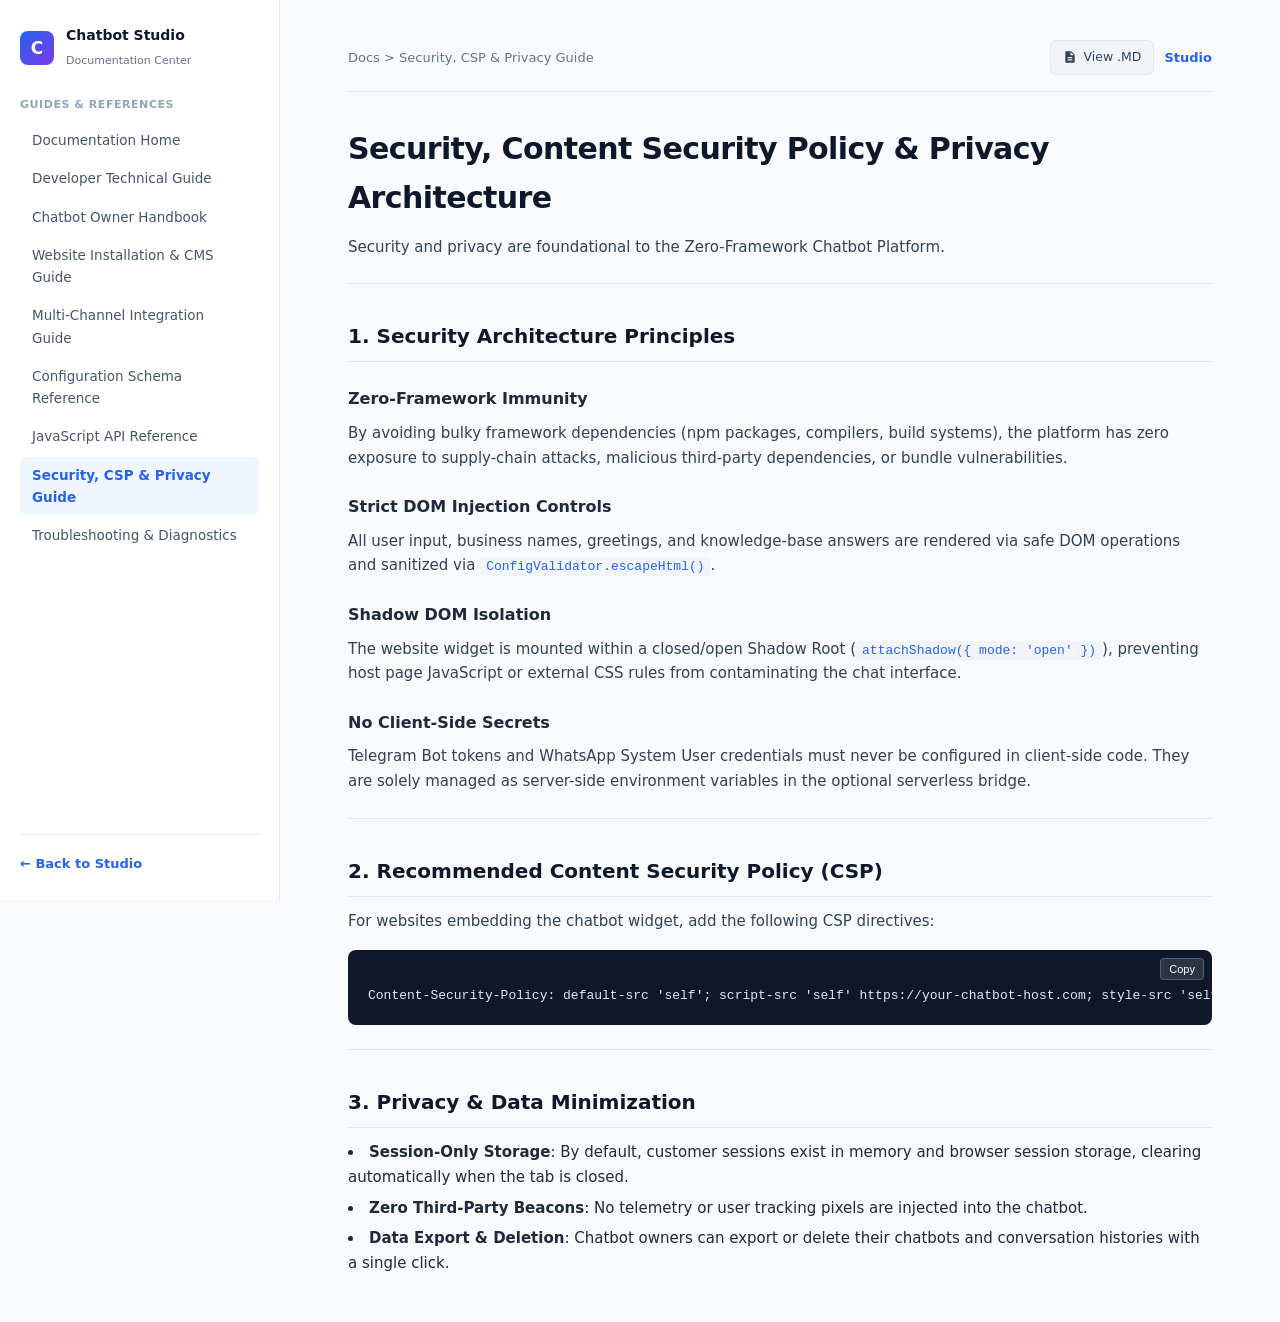
<file: docs/security-and-privacy.html>
<!DOCTYPE html>
<html lang="en">
<head>
  <meta charset="UTF-8">
  <meta name="viewport" content="width=device-width, initial-scale=1.0">
  <title>Security, CSP & Privacy Guide | Zero-Framework Chatbot Documentation</title>
  <meta name="description" content="Input sanitization, credential handling, CSP configuration, and data privacy.">
  <link rel="icon" type="image/svg+xml" href="../favicon.svg">
  <link rel="stylesheet" href="docs.css">
</head>
<body>
  <div class="docs-layout">
    <!-- Sidebar -->
    <aside class="docs-sidebar">
      <a href="../index.html" class="docs-brand">
        <div class="brand-icon">C</div>
        <div>
          <strong style="display:block; font-size: 14px;">Chatbot Studio</strong>
          <span style="font-size: 11px; color: var(--slate-500);">Documentation Center</span>
        </div>
      </a>

      <div class="docs-nav-group">
        <div class="docs-nav-title">Guides &amp; References</div>
        <ul class="docs-nav-list">
          <li><a href="index.html" class="docs-nav-link">Documentation Home</a></li>
          <li><a href="developer-guide.html" class="docs-nav-link">Developer Technical Guide</a></li>
<li><a href="chatbot-owner-guide.html" class="docs-nav-link">Chatbot Owner Handbook</a></li>
<li><a href="installation-guide.html" class="docs-nav-link">Website Installation & CMS Guide</a></li>
<li><a href="integration-guide.html" class="docs-nav-link">Multi-Channel Integration Guide</a></li>
<li><a href="configuration-reference.html" class="docs-nav-link">Configuration Schema Reference</a></li>
<li><a href="api-reference.html" class="docs-nav-link">JavaScript API Reference</a></li>
<li><a href="security-and-privacy.html" class="docs-nav-link">Security, CSP & Privacy Guide</a></li>
<li><a href="troubleshooting.html" class="docs-nav-link">Troubleshooting & Diagnostics</a></li>
        </ul>
      </div>

      <div style="margin-top: auto; padding-top: 16px; border-top: 1px solid var(--border-color);">
        <a href="../index.html" class="btn-back">← Back to Studio</a>
      </div>
    </aside>

    <!-- Main Content -->
    <main class="docs-main">
      <div class="docs-topbar">
        <div style="font-size: 13px; color: var(--slate-500);">
          <a href="index.html" style="color: inherit; text-decoration: none;">Docs</a> &gt; <span>Security, CSP & Privacy Guide</span>
        </div>
        <div style="display: flex; gap: 10px;">
          <a href="SECURITY-AND-PRIVACY.md" class="btn-github-md" target="_blank" title="View raw Markdown file for developers">
            <svg viewBox="0 0 24 24" width="14" height="14" fill="currentColor"><path d="M14 2H6c-1.1 0-1.99.9-1.99 2L4 20c0 1.1.89 2 1.99 2H18c1.1 0 2-.9 2-2V8l-6-6zm2 16H8v-2h8v2zm0-4H8v-2h8v2zm-3-5V3.5L18.5 9H13z"/></svg>
            View .MD
          </a>
          <a href="../index.html" class="btn-back">Studio</a>
        </div>
      </div>

      <article class="docs-content">
        <h1>Security, Content Security Policy &amp; Privacy Architecture</h1>
<p>Security and privacy are foundational to the Zero-Framework Chatbot Platform.</p>
<hr style="margin: 24px 0; border: none; border-top: 1px solid var(--border-color);">
<h2>1. Security Architecture Principles</h2>
<h3>Zero-Framework Immunity</h3>
<p>By avoiding bulky framework dependencies (npm packages, compilers, build systems), the platform has zero exposure to supply-chain attacks, malicious third-party dependencies, or bundle vulnerabilities.</p>
<h3>Strict DOM Injection Controls</h3>
<p>All user input, business names, greetings, and knowledge-base answers are rendered via safe DOM operations and sanitized via <code>ConfigValidator.escapeHtml()</code>.</p>
<h3>Shadow DOM Isolation</h3>
<p>The website widget is mounted within a closed/open Shadow Root (<code>attachShadow({ mode: &#x27;open&#x27; })</code>), preventing host page JavaScript or external CSS rules from contaminating the chat interface.</p>
<h3>No Client-Side Secrets</h3>
<p>Telegram Bot tokens and WhatsApp System User credentials must never be configured in client-side code. They are solely managed as server-side environment variables in the optional serverless bridge.</p>
<hr style="margin: 24px 0; border: none; border-top: 1px solid var(--border-color);">
<h2>2. Recommended Content Security Policy (CSP)</h2>
<p>For websites embedding the chatbot widget, add the following CSP directives:</p>
<div class="code-wrapper"><button class="copy-btn">Copy</button><pre><code>Content-Security-Policy: default-src &#x27;self&#x27;; script-src &#x27;self&#x27; https://your-chatbot-host.com; style-src &#x27;self&#x27; &#x27;unsafe-inline&#x27;; connect-src &#x27;self&#x27; https://your-chatbot-host.com; img-src &#x27;self&#x27; data: https:;</code></pre></div>
<hr style="margin: 24px 0; border: none; border-top: 1px solid var(--border-color);">
<h2>3. Privacy &amp; Data Minimization</h2>
<li><strong>Session-Only Storage</strong>: By default, customer sessions exist in memory and browser session storage, clearing automatically when the tab is closed.</li>
<li><strong>Zero Third-Party Beacons</strong>: No telemetry or user tracking pixels are injected into the chatbot.</li>
<li><strong>Data Export &amp; Deletion</strong>: Chatbot owners can export or delete their chatbots and conversation histories with a single click.</li>
      </article>
    </main>
  </div>

  <script>
    // Copy code button script
    document.querySelectorAll('.copy-btn').forEach(btn => {
      btn.addEventListener('click', async () => {
        const pre = btn.nextElementSibling;
        const text = pre ? pre.innerText : '';
        try {
          if (navigator.clipboard) {
            await navigator.clipboard.writeText(text);
          } else {
            const ta = document.createElement('textarea');
            ta.value = text;
            document.body.appendChild(ta);
            ta.select();
            document.execCommand('copy');
            document.body.removeChild(ta);
          }
          btn.classList.add('copied');
          btn.innerText = 'Copied!';
          setTimeout(() => {
            btn.classList.remove('copied');
            btn.innerText = 'Copy';
          }, 2000);
        } catch(e) {
          console.error(e);
        }
      });
    });

    // Highlight active sidebar link
    document.querySelectorAll('.docs-nav-link').forEach(link => {
      if (link.getAttribute('href') === 'security-and-privacy.html') {
        link.classList.add('active');
      }
    });
  </script>
</body>
</html>
</file>
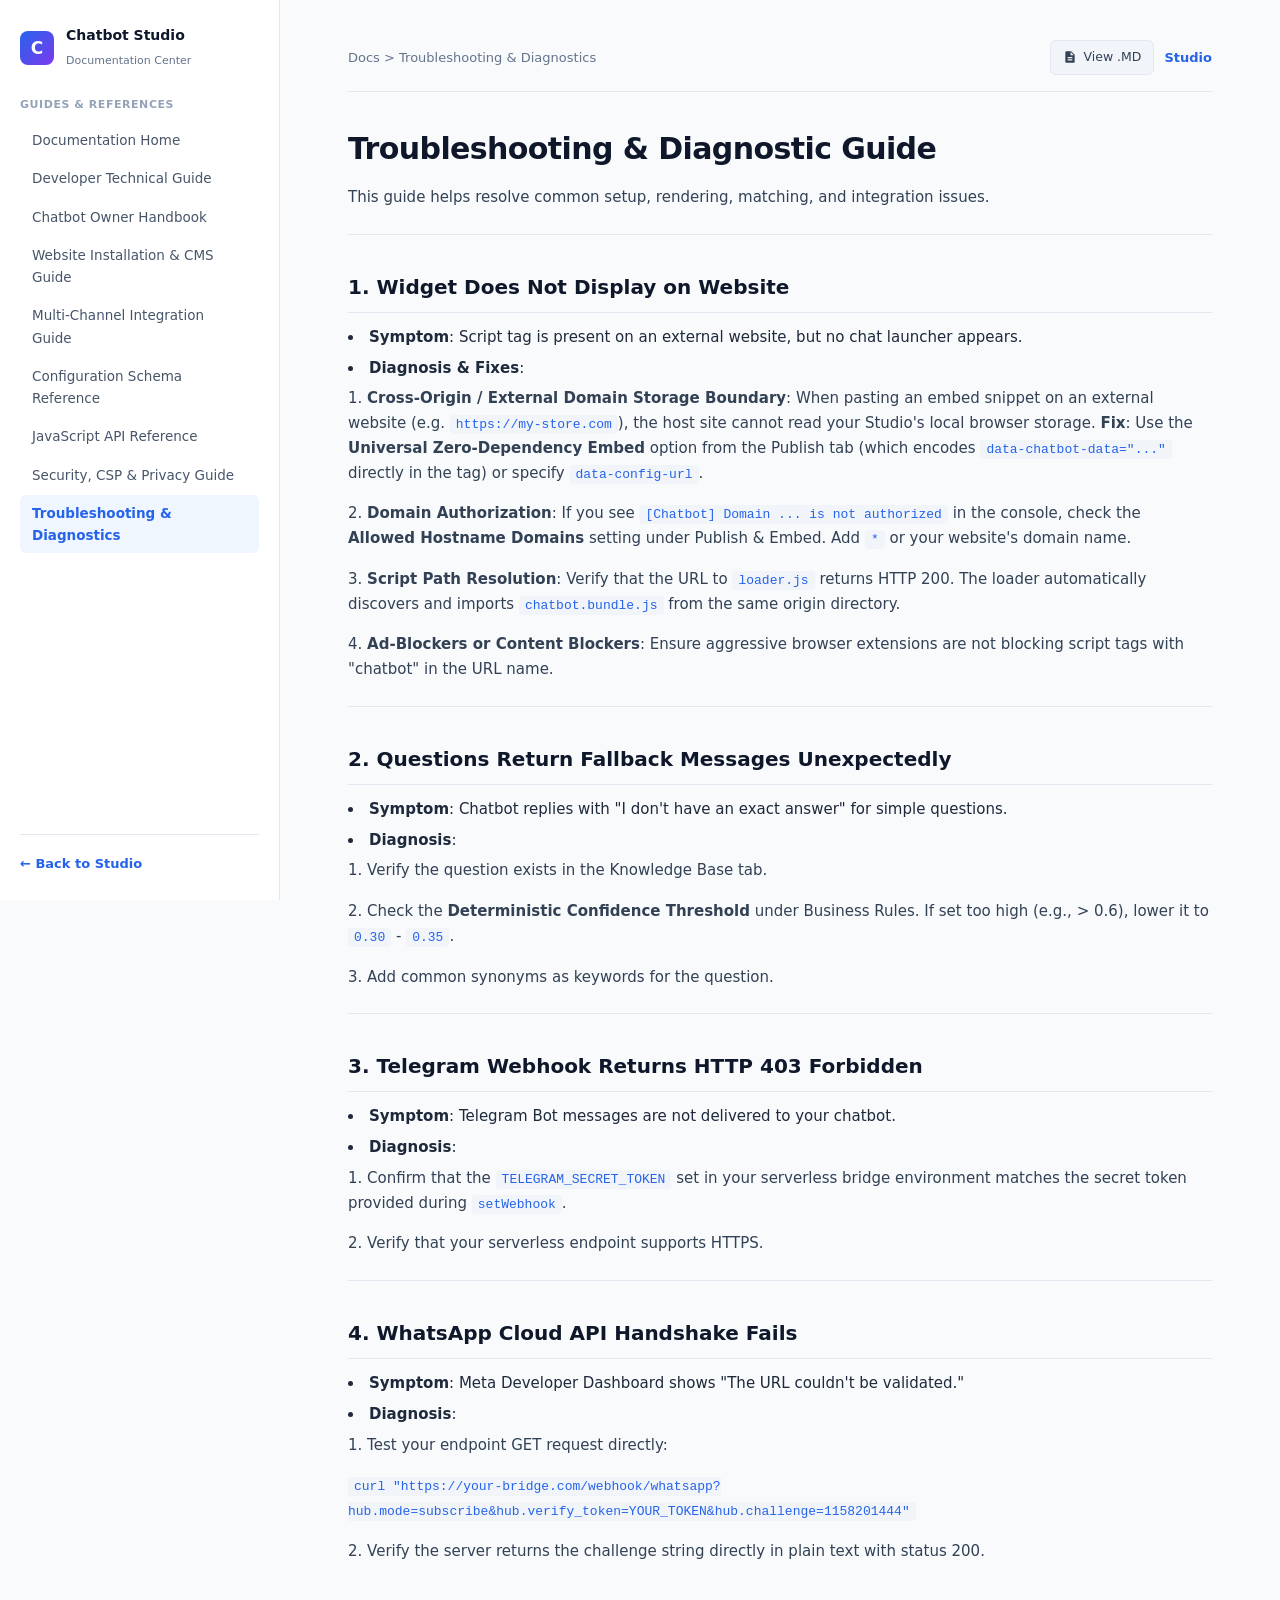
<file: docs/troubleshooting.html>
<!DOCTYPE html>
<html lang="en">
<head>
  <meta charset="UTF-8">
  <meta name="viewport" content="width=device-width, initial-scale=1.0">
  <title>Troubleshooting & Diagnostics | Zero-Framework Chatbot Documentation</title>
  <meta name="description" content="Solutions for embedding issues, matching discrepancies, and webhook errors.">
  <link rel="icon" type="image/svg+xml" href="../favicon.svg">
  <link rel="stylesheet" href="docs.css">
</head>
<body>
  <div class="docs-layout">
    <!-- Sidebar -->
    <aside class="docs-sidebar">
      <a href="../index.html" class="docs-brand">
        <div class="brand-icon">C</div>
        <div>
          <strong style="display:block; font-size: 14px;">Chatbot Studio</strong>
          <span style="font-size: 11px; color: var(--slate-500);">Documentation Center</span>
        </div>
      </a>

      <div class="docs-nav-group">
        <div class="docs-nav-title">Guides &amp; References</div>
        <ul class="docs-nav-list">
          <li><a href="index.html" class="docs-nav-link">Documentation Home</a></li>
          <li><a href="developer-guide.html" class="docs-nav-link">Developer Technical Guide</a></li>
<li><a href="chatbot-owner-guide.html" class="docs-nav-link">Chatbot Owner Handbook</a></li>
<li><a href="installation-guide.html" class="docs-nav-link">Website Installation & CMS Guide</a></li>
<li><a href="integration-guide.html" class="docs-nav-link">Multi-Channel Integration Guide</a></li>
<li><a href="configuration-reference.html" class="docs-nav-link">Configuration Schema Reference</a></li>
<li><a href="api-reference.html" class="docs-nav-link">JavaScript API Reference</a></li>
<li><a href="security-and-privacy.html" class="docs-nav-link">Security, CSP & Privacy Guide</a></li>
<li><a href="troubleshooting.html" class="docs-nav-link">Troubleshooting & Diagnostics</a></li>
        </ul>
      </div>

      <div style="margin-top: auto; padding-top: 16px; border-top: 1px solid var(--border-color);">
        <a href="../index.html" class="btn-back">← Back to Studio</a>
      </div>
    </aside>

    <!-- Main Content -->
    <main class="docs-main">
      <div class="docs-topbar">
        <div style="font-size: 13px; color: var(--slate-500);">
          <a href="index.html" style="color: inherit; text-decoration: none;">Docs</a> &gt; <span>Troubleshooting & Diagnostics</span>
        </div>
        <div style="display: flex; gap: 10px;">
          <a href="TROUBLESHOOTING.md" class="btn-github-md" target="_blank" title="View raw Markdown file for developers">
            <svg viewBox="0 0 24 24" width="14" height="14" fill="currentColor"><path d="M14 2H6c-1.1 0-1.99.9-1.99 2L4 20c0 1.1.89 2 1.99 2H18c1.1 0 2-.9 2-2V8l-6-6zm2 16H8v-2h8v2zm0-4H8v-2h8v2zm-3-5V3.5L18.5 9H13z"/></svg>
            View .MD
          </a>
          <a href="../index.html" class="btn-back">Studio</a>
        </div>
      </div>

      <article class="docs-content">
        <h1>Troubleshooting &amp; Diagnostic Guide</h1>
<p>This guide helps resolve common setup, rendering, matching, and integration issues.</p>
<hr style="margin: 24px 0; border: none; border-top: 1px solid var(--border-color);">
<h2>1. Widget Does Not Display on Website</h2>
<li><strong>Symptom</strong>: Script tag is present on an external website, but no chat launcher appears.</li>
<li><strong>Diagnosis &amp; Fixes</strong>:</li>
<p>  1. <strong>Cross-Origin / External Domain Storage Boundary</strong>: When pasting an embed snippet on an external website (e.g. <code>https://my-store.com</code>), the host site cannot read your Studio&#x27;s local browser storage. <strong>Fix</strong>: Use the <strong>Universal Zero-Dependency Embed</strong> option from the Publish tab (which encodes <code>data-chatbot-data=&quot;...&quot;</code> directly in the tag) or specify <code>data-config-url</code>.</p>
<p>  2. <strong>Domain Authorization</strong>: If you see <code>[Chatbot] Domain ... is not authorized</code> in the console, check the <strong>Allowed Hostname Domains</strong> setting under Publish &amp; Embed. Add <code>*</code> or your website&#x27;s domain name.</p>
<p>  3. <strong>Script Path Resolution</strong>: Verify that the URL to <code>loader.js</code> returns HTTP 200. The loader automatically discovers and imports <code>chatbot.bundle.js</code> from the same origin directory.</p>
<p>  4. <strong>Ad-Blockers or Content Blockers</strong>: Ensure aggressive browser extensions are not blocking script tags with &quot;chatbot&quot; in the URL name.</p>
<hr style="margin: 24px 0; border: none; border-top: 1px solid var(--border-color);">
<h2>2. Questions Return Fallback Messages Unexpectedly</h2>
<li><strong>Symptom</strong>: Chatbot replies with &quot;I don&#x27;t have an exact answer&quot; for simple questions.</li>
<li><strong>Diagnosis</strong>:</li>
<p>  1. Verify the question exists in the Knowledge Base tab.</p>
<p>  2. Check the <strong>Deterministic Confidence Threshold</strong> under Business Rules. If set too high (e.g., &gt; 0.6), lower it to <code>0.30</code> - <code>0.35</code>.</p>
<p>  3. Add common synonyms as keywords for the question.</p>
<hr style="margin: 24px 0; border: none; border-top: 1px solid var(--border-color);">
<h2>3. Telegram Webhook Returns HTTP 403 Forbidden</h2>
<li><strong>Symptom</strong>: Telegram Bot messages are not delivered to your chatbot.</li>
<li><strong>Diagnosis</strong>:</li>
<p>  1. Confirm that the <code>TELEGRAM_SECRET_TOKEN</code> set in your serverless bridge environment matches the secret token provided during <code>setWebhook</code>.</p>
<p>  2. Verify that your serverless endpoint supports HTTPS.</p>
<hr style="margin: 24px 0; border: none; border-top: 1px solid var(--border-color);">
<h2>4. WhatsApp Cloud API Handshake Fails</h2>
<li><strong>Symptom</strong>: Meta Developer Dashboard shows &quot;The URL couldn&#x27;t be validated.&quot;</li>
<li><strong>Diagnosis</strong>:</li>
<p>  1. Test your endpoint GET request directly:</p>
<p>     <code>curl &quot;https://your-bridge.com/webhook/whatsapp?hub.mode=subscribe&amp;hub.verify_token=YOUR_TOKEN&amp;hub.challenge=1158201444&quot;</code></p>
<p>  2. Verify the server returns the challenge string directly in plain text with status 200.</p>
      </article>
    </main>
  </div>

  <script>
    // Copy code button script
    document.querySelectorAll('.copy-btn').forEach(btn => {
      btn.addEventListener('click', async () => {
        const pre = btn.nextElementSibling;
        const text = pre ? pre.innerText : '';
        try {
          if (navigator.clipboard) {
            await navigator.clipboard.writeText(text);
          } else {
            const ta = document.createElement('textarea');
            ta.value = text;
            document.body.appendChild(ta);
            ta.select();
            document.execCommand('copy');
            document.body.removeChild(ta);
          }
          btn.classList.add('copied');
          btn.innerText = 'Copied!';
          setTimeout(() => {
            btn.classList.remove('copied');
            btn.innerText = 'Copy';
          }, 2000);
        } catch(e) {
          console.error(e);
        }
      });
    });

    // Highlight active sidebar link
    document.querySelectorAll('.docs-nav-link').forEach(link => {
      if (link.getAttribute('href') === 'troubleshooting.html') {
        link.classList.add('active');
      }
    });
  </script>
</body>
</html>
</file>
<file: assets/css/main.css>
/* Central Design Tokens and CSS Reset */
:root {
  --primary: #2563eb;
  --primary-hover: #1d4ed8;
  --primary-light: #eff6ff;
  --primary-focus: rgba(37, 99, 235, 0.25);

  --slate-50: #f8fafc;
  --slate-100: #f1f5f9;
  --slate-200: #e2e8f0;
  --slate-300: #cbd5e1;
  --slate-400: #94a3b8;
  --slate-500: #64748b;
  --slate-600: #475569;
  --slate-700: #334155;
  --slate-800: #1e293b;
  --slate-900: #0f172a;

  --success: #10b981;
  --success-light: #ecfdf5;
  --warning: #f59e0b;
  --warning-light: #fffbeb;
  --danger: #ef4444;
  --danger-light: #fef2f2;

  --radius-sm: 6px;
  --radius-md: 10px;
  --radius-lg: 16px;
  --radius-full: 9999px;

  --shadow-sm: 0 1px 2px 0 rgba(0, 0, 0, 0.05);
  --shadow-md: 0 4px 6px -1px rgba(0, 0, 0, 0.1), 0 2px 4px -1px rgba(0, 0, 0, 0.06);
  --shadow-lg: 0 10px 15px -3px rgba(0, 0, 0, 0.1), 0 4px 6px -2px rgba(0, 0, 0, 0.05);

  --font-sans: system-ui, -apple-system, BlinkMacSystemFont, "Segoe UI", Roboto, "Helvetica Neue", Arial, sans-serif;
  --font-mono: ui-monospace, SFMono-Regular, Menlo, Monaco, Consolas, "Liberation Mono", "Courier New", monospace;
}

*, *::before, *::after {
  box-sizing: border-box;
  margin: 0;
  padding: 0;
}

html, body {
  width: 100%;
  max-width: 100%;
  overflow-x: hidden;
}

body {
  font-family: var(--font-sans);
  background-color: var(--slate-50);
  color: var(--slate-800);
  line-height: 1.5;
  -webkit-font-smoothing: antialiased;
  min-height: 100vh;
}

a {
  color: var(--primary);
  text-decoration: none;
}

button, input, select, textarea {
  font: inherit;
  max-width: 100%;
}

/* App Shell Layout */
#app {
  display: flex;
  min-height: 100vh;
  width: 100%;
  max-width: 100%;
  overflow-x: hidden;
}

.sidebar {
  width: 260px;
  background-color: #ffffff;
  border-right: 1px solid var(--slate-200);
  display: flex;
  flex-direction: column;
  flex-shrink: 0;
  position: sticky;
  top: 0;
  height: 100vh;
  z-index: 50;
}

.brand-header {
  padding: 20px;
  display: flex;
  align-items: center;
  gap: 12px;
  border-bottom: 1px solid var(--slate-200);
}

.brand-logo {
  width: 36px;
  height: 36px;
  background: var(--primary);
  color: #ffffff;
  border-radius: var(--radius-md);
  display: flex;
  align-items: center;
  justify-content: center;
  font-weight: 700;
  font-size: 18px;
  flex-shrink: 0;
}

.brand-text {
  min-width: 0;
}

.brand-text h1 {
  font-size: 15px;
  font-weight: 700;
  color: var(--slate-900);
  line-height: 1.2;
  white-space: nowrap;
  overflow: hidden;
  text-overflow: ellipsis;
}

.brand-text span {
  font-size: 11px;
  color: var(--slate-500);
  font-weight: 500;
}

.sidebar-nav {
  padding: 16px 12px;
  display: flex;
  flex-direction: column;
  gap: 4px;
  flex: 1;
  overflow-y: auto;
}

.nav-item {
  display: flex;
  align-items: center;
  gap: 12px;
  padding: 10px 14px;
  border-radius: var(--radius-sm);
  color: var(--slate-600);
  font-weight: 500;
  font-size: 14px;
  transition: all 0.15s ease;
  white-space: nowrap;
}

.nav-item:hover {
  background-color: var(--slate-100);
  color: var(--slate-900);
}

.nav-item.active {
  background-color: var(--primary-light);
  color: var(--primary);
  font-weight: 600;
}

.nav-item svg {
  width: 18px;
  height: 18px;
  fill: currentColor;
  flex-shrink: 0;
}

.sidebar-footer {
  padding: 16px;
  border-top: 1px solid var(--slate-200);
  font-size: 12px;
  color: var(--slate-500);
}

.main-content {
  flex: 1;
  min-width: 0;
  display: flex;
  flex-direction: column;
  overflow-x: hidden;
  width: 100%;
}

.top-bar {
  min-height: 64px;
  background-color: #ffffff;
  border-bottom: 1px solid var(--slate-200);
  display: flex;
  align-items: center;
  justify-content: space-between;
  padding: 12px 32px;
  gap: 16px;
  flex-wrap: wrap;
}

.page-title {
  font-size: 18px;
  font-weight: 600;
  color: var(--slate-900);
  min-width: 0;
  word-break: break-word;
}

.content-body {
  padding: 32px;
  flex: 1;
  min-width: 0;
  width: 100%;
}

/* Common UI Components */
.btn {
  display: inline-flex;
  align-items: center;
  justify-content: center;
  gap: 8px;
  padding: 8px 16px;
  border-radius: var(--radius-sm);
  font-size: 13.5px;
  font-weight: 500;
  cursor: pointer;
  border: 1px solid transparent;
  transition: all 0.15s ease;
  white-space: nowrap;
  max-width: 100%;
}

.btn-primary {
  background-color: var(--primary);
  color: #ffffff;
}

.btn-primary:hover {
  background-color: var(--primary-hover);
}

.btn-secondary {
  background-color: #ffffff;
  border-color: var(--slate-300);
  color: var(--slate-700);
}

.btn-secondary:hover {
  background-color: var(--slate-50);
  border-color: var(--slate-400);
}

.btn-danger {
  background-color: var(--danger);
  color: #ffffff;
}

.btn-danger:hover {
  background-color: #dc2626;
}

.badge {
  display: inline-flex;
  align-items: center;
  padding: 2px 8px;
  border-radius: var(--radius-full);
  font-size: 11px;
  font-weight: 600;
  text-transform: uppercase;
  white-space: nowrap;
}

.badge-published {
  background-color: var(--success-light);
  color: var(--success);
}

.badge-draft {
  background-color: var(--slate-100);
  color: var(--slate-600);
}

.card {
  background: #ffffff;
  border: 1px solid var(--slate-200);
  border-radius: var(--radius-md);
  box-shadow: var(--shadow-sm);
  padding: 24px;
  min-width: 0;
  max-width: 100%;
}

/* Toast Notifications */
#toast-container {
  position: fixed;
  bottom: 24px;
  right: 24px;
  max-width: calc(100vw - 32px);
  display: flex;
  flex-direction: column;
  gap: 8px;
  z-index: 99999;
  pointer-events: none;
}

.toast {
  background: #ffffff;
  border: 1px solid var(--slate-200);
  box-shadow: var(--shadow-lg);
  border-radius: var(--radius-md);
  padding: 12px 18px;
  font-size: 13.5px;
  display: flex;
  align-items: center;
  gap: 10px;
  animation: toastIn 0.2s ease-out;
  pointer-events: auto;
  word-break: break-word;
}

.toast.toast-success { border-left: 4px solid var(--success); }
.toast.toast-error { border-left: 4px solid var(--danger); }
.toast.toast-info { border-left: 4px solid var(--primary); }

@keyframes toastIn {
  from { opacity: 0; transform: translateY(10px); }
  to { opacity: 1; transform: translateY(0); }
}
</file>
<file: assets/css/dashboard.css>
/* Dashboard & My Chatbots Views */
.stats-grid {
  display: grid;
  grid-template-columns: repeat(auto-fit, minmax(220px, 1fr));
  gap: 20px;
  margin-bottom: 32px;
}

.stat-card {
  background: #ffffff;
  border: 1px solid var(--slate-200);
  border-radius: var(--radius-md);
  padding: 20px;
  display: flex;
  flex-direction: column;
  gap: 8px;
}

.stat-label {
  font-size: 13px;
  color: var(--slate-500);
  font-weight: 500;
}

.stat-value {
  font-size: 28px;
  font-weight: 700;
  color: var(--slate-900);
}

.stat-sub {
  font-size: 11.5px;
  color: var(--slate-400);
}

.dashboard-section {
  margin-bottom: 32px;
}

.section-header {
  display: flex;
  align-items: center;
  justify-content: space-between;
  margin-bottom: 16px;
}

.section-title {
  font-size: 16px;
  font-weight: 600;
  color: var(--slate-900);
}

/* Chatbot Cards Grid */
.bots-grid {
  display: grid;
  grid-template-columns: repeat(auto-fill, minmax(320px, 1fr));
  gap: 20px;
}

.bot-card {
  background: #ffffff;
  border: 1px solid var(--slate-200);
  border-radius: var(--radius-md);
  padding: 20px;
  display: flex;
  flex-direction: column;
  gap: 16px;
  box-shadow: var(--shadow-sm);
  transition: transform 0.15s, box-shadow 0.15s;
}

.bot-card:hover {
  transform: translateY(-2px);
  box-shadow: var(--shadow-md);
}

.bot-header {
  display: flex;
  align-items: flex-start;
  justify-content: space-between;
}

.bot-title-group {
  display: flex;
  align-items: center;
  gap: 12px;
}

.bot-avatar-badge {
  width: 40px;
  height: 40px;
  border-radius: var(--radius-md);
  background-color: var(--primary-light);
  color: var(--primary);
  display: flex;
  align-items: center;
  justify-content: center;
  font-weight: 700;
  font-size: 16px;
}

.bot-name {
  font-size: 15px;
  font-weight: 600;
  color: var(--slate-900);
}

.bot-business {
  font-size: 12px;
  color: var(--slate-500);
}

.bot-meta {
  display: flex;
  align-items: center;
  gap: 12px;
  font-size: 12px;
  color: var(--slate-500);
}

.bot-actions {
  display: flex;
  align-items: center;
  gap: 8px;
  padding-top: 12px;
  border-top: 1px solid var(--slate-100);
  margin-top: auto;
}

/* Empty States */
.empty-state {
  text-align: center;
  padding: 48px 24px;
  background: #ffffff;
  border: 1px dashed var(--slate-300);
  border-radius: var(--radius-md);
}

.empty-icon {
  width: 48px;
  height: 48px;
  margin: 0 auto 16px;
  color: var(--slate-400);
}

.empty-title {
  font-size: 16px;
  font-weight: 600;
  color: var(--slate-900);
  margin-bottom: 6px;
}

.empty-desc {
  font-size: 13.5px;
  color: var(--slate-500);
  max-width: 420px;
  margin: 0 auto 20px;
}
</file>
<file: assets/css/builder.css>
/* Chatbot Studio Builder & Tabs Layout */
.builder-layout {
  display: grid;
  grid-template-columns: minmax(0, 1fr) minmax(320px, 420px);
  gap: 24px;
  align-items: start;
  width: 100%;
  max-width: 100%;
}

.builder-main {
  background: #ffffff;
  border: 1px solid var(--slate-200);
  border-radius: var(--radius-md);
  box-shadow: var(--shadow-sm);
  display: flex;
  flex-direction: column;
  min-width: 0;
  width: 100%;
  overflow: hidden;
}

.builder-tabs {
  display: flex;
  overflow-x: auto;
  border-bottom: 1px solid var(--slate-200);
  padding: 0 12px;
  background: var(--slate-50);
  -webkit-overflow-scrolling: touch;
  scrollbar-width: thin;
}

.builder-tabs::-webkit-scrollbar {
  height: 4px;
}

.builder-tabs::-webkit-scrollbar-thumb {
  background: var(--slate-300);
  border-radius: 4px;
}

.tab-btn {
  padding: 14px 16px;
  border: none;
  background: transparent;
  color: var(--slate-600);
  font-weight: 500;
  font-size: 13.5px;
  cursor: pointer;
  border-bottom: 2px solid transparent;
  white-space: nowrap;
  transition: all 0.15s;
  flex-shrink: 0;
}

.tab-btn:hover {
  color: var(--slate-900);
}

.tab-btn.active {
  color: var(--primary);
  border-bottom-color: var(--primary);
  font-weight: 600;
  background: #ffffff;
}

.builder-panel {
  display: none;
  padding: 24px;
  min-width: 0;
  width: 100%;
}

.builder-panel.active {
  display: block;
}

/* Forms & Controls */
.form-group {
  margin-bottom: 20px;
  width: 100%;
  min-width: 0;
}

.form-label {
  display: block;
  font-size: 13px;
  font-weight: 600;
  color: var(--slate-700);
  margin-bottom: 6px;
  word-break: break-word;
}

.form-help {
  font-size: 12px;
  color: var(--slate-500);
  margin-top: 4px;
  line-height: 1.4;
}

.form-input, .form-select, .form-textarea {
  width: 100%;
  max-width: 100%;
  box-sizing: border-box;
  padding: 9px 12px;
  border: 1px solid var(--slate-300);
  border-radius: var(--radius-sm);
  font-size: 13.5px;
  color: var(--slate-800);
  background: #ffffff;
  outline: none;
  transition: border-color 0.15s;
  min-width: 0;
}

.form-input:focus, .form-select:focus, .form-textarea:focus {
  border-color: var(--primary);
  box-shadow: 0 0 0 3px var(--primary-focus);
}

.form-row {
  display: grid;
  grid-template-columns: minmax(0, 1fr) minmax(0, 1fr);
  gap: 16px;
  width: 100%;
  min-width: 0;
}

/* Live Preview Column */
.builder-preview {
  position: sticky;
  top: 84px;
  background: #ffffff;
  border: 1px solid var(--slate-200);
  border-radius: var(--radius-md);
  box-shadow: var(--shadow-sm);
  padding: 20px;
  display: flex;
  flex-direction: column;
  gap: 14px;
  min-width: 0;
  width: 100%;
}

.preview-header {
  display: flex;
  align-items: center;
  justify-content: space-between;
  border-bottom: 1px solid var(--slate-100);
  padding-bottom: 12px;
  gap: 8px;
}

.preview-title {
  font-size: 14px;
  font-weight: 600;
  color: var(--slate-900);
  display: flex;
  align-items: center;
  gap: 8px;
  min-width: 0;
}

.preview-status-dot {
  width: 8px;
  height: 8px;
  border-radius: 50%;
  background-color: var(--success);
  flex-shrink: 0;
}

.preview-container {
  height: 520px;
  max-height: calc(100vh - 180px);
  min-height: 400px;
  border: 1px solid var(--slate-200);
  border-radius: var(--radius-md);
  background: #f8fafc;
  position: relative;
  overflow: hidden;
  width: 100%;
}

/* Knowledge Base Table & Items */
.kb-item-card {
  border: 1px solid var(--slate-200);
  border-radius: var(--radius-sm);
  padding: 16px;
  margin-bottom: 12px;
  background: #ffffff;
  min-width: 0;
}

.kb-item-header {
  display: flex;
  justify-content: space-between;
  align-items: flex-start;
  margin-bottom: 8px;
  gap: 10px;
}

.kb-question {
  font-weight: 600;
  font-size: 14px;
  color: var(--slate-900);
  word-break: break-word;
  min-width: 0;
}

.kb-answer {
  font-size: 13px;
  color: var(--slate-600);
  margin-bottom: 8px;
  word-break: break-word;
}

.kb-keywords {
  display: flex;
  flex-wrap: wrap;
  gap: 4px;
}

.kb-tag {
  background: var(--slate-100);
  color: var(--slate-600);
  font-size: 11px;
  padding: 2px 6px;
  border-radius: 4px;
  word-break: break-all;
}

/* Snippet Code Box */
.code-box {
  background: var(--slate-900);
  color: #e2e8f0;
  border-radius: var(--radius-sm);
  padding: 16px;
  padding-top: 36px;
  font-family: var(--font-mono);
  font-size: 12.5px;
  overflow-x: auto;
  position: relative;
  margin-top: 10px;
  width: 100%;
  max-width: 100%;
  box-sizing: border-box;
}

.code-box pre {
  margin: 0;
  white-space: pre-wrap;
  word-break: break-word;
}

.code-box .btn-copy-code {
  position: absolute;
  top: 8px;
  right: 8px;
  display: inline-flex;
  align-items: center;
  gap: 5px;
  background: rgba(255, 255, 255, 0.12);
  color: #ffffff;
  border: 1px solid rgba(255, 255, 255, 0.2);
  border-radius: 4px;
  font-family: var(--font-sans);
  font-size: 11px;
  font-weight: 500;
  padding: 3px 8px;
  cursor: pointer;
  transition: all 0.15s ease;
  z-index: 10;
}

.code-box .btn-copy-code:hover {
  background: var(--primary);
  border-color: var(--primary);
}

.code-box .btn-copy-code.copied {
  background: #10b981;
  border-color: #10b981;
}

.code-box .btn-copy-code svg {
  width: 12px;
  height: 12px;
  fill: currentColor;
}
</file>
<file: assets/css/widget.css>
/* Widget Layout Tokens and Standalone Styling */
.widget-demo-container {
  display: flex;
  align-items: center;
  justify-content: center;
  min-height: 400px;
}
</file>
<file: assets/css/responsive.css>
/* Responsive Breakpoints & Mobile Drawer */

/* Large Tablets & Laptops */
@media (max-width: 1120px) {
  .builder-layout {
    grid-template-columns: 1fr;
    gap: 24px;
  }

  .builder-preview {
    position: relative;
    top: 0;
    margin-top: 8px;
    width: 100%;
    max-width: 600px;
    margin-left: auto;
    margin-right: auto;
  }

  .content-body {
    padding: 24px;
  }
}

/* Tablets and Mobile Phones */
@media (max-width: 768px) {
  #app {
    flex-direction: column;
    min-height: 100vh;
    width: 100%;
    overflow-x: hidden;
  }

  .sidebar {
    width: 100%;
    height: auto;
    position: relative;
    top: 0;
    border-right: none;
    border-bottom: 1px solid var(--slate-200);
    z-index: 100;
  }

  .brand-header {
    padding: 12px 16px;
  }

  .sidebar-nav {
    flex-direction: row;
    overflow-x: auto;
    padding: 6px 12px;
    gap: 6px;
    scrollbar-width: none;
  }

  .sidebar-nav::-webkit-scrollbar {
    display: none;
  }

  .nav-item {
    padding: 8px 12px;
    font-size: 13px;
    border-radius: var(--radius-sm);
  }

  .sidebar-footer {
    display: none;
  }

  .top-bar {
    padding: 12px 16px;
    min-height: 52px;
  }

  .page-title {
    font-size: 16px;
  }

  .content-body {
    padding: 16px;
    width: 100%;
    overflow-x: hidden;
  }

  .form-row {
    grid-template-columns: 1fr;
    gap: 12px;
  }

  .builder-panel {
    padding: 16px;
  }

  .builder-tabs {
    padding: 0 8px;
  }

  .tab-btn {
    padding: 12px 12px;
    font-size: 13px;
  }

  .stats-grid {
    grid-template-columns: 1fr;
    gap: 12px;
  }

  .bots-grid {
    grid-template-columns: 1fr;
    gap: 16px;
  }

  .bot-card {
    padding: 16px;
  }

  .builder-preview {
    padding: 14px;
    max-width: 100%;
  }

  .preview-container {
    height: 480px;
  }

  /* Adjust header buttons in builder */
  .builder-header-actions {
    flex-wrap: wrap;
    gap: 6px;
  }
}

/* Small mobile devices */
@media (max-width: 480px) {
  .top-bar {
    flex-direction: column;
    align-items: flex-start;
    gap: 8px;
  }

  .btn {
    padding: 7px 12px;
    font-size: 12.5px;
  }

  .tab-btn {
    padding: 10px 10px;
    font-size: 12px;
  }

  .builder-panel {
    padding: 12px;
  }

  .preview-container {
    height: 420px;
  }
}
</file>
<file: demo/demo.css>
/* Isolated Educational Demo App Styles */
:root {
  --demo-primary: #2563eb;
  --demo-bg: #f8fafc;
  --demo-surface: #ffffff;
  --demo-border: #e2e8f0;
  --demo-text: #0f172a;
  --demo-text-muted: #64748b;
  --demo-accent: #10b981;
}

*, *::before, *::after {
  box-sizing: border-box;
  margin: 0;
  padding: 0;
}

body {
  font-family: system-ui, -apple-system, sans-serif;
  background-color: var(--demo-bg);
  color: var(--demo-text);
  line-height: 1.5;
  min-height: 100vh;
  display: flex;
  flex-direction: column;
}

/* Demo Top Bar */
.demo-header {
  background: #ffffff;
  border-bottom: 1px solid var(--demo-border);
  padding: 16px 24px;
  display: flex;
  justify-content: space-between;
  align-items: center;
  flex-wrap: wrap;
  gap: 16px;
  position: sticky;
  top: 0;
  z-index: 100;
}

.demo-brand {
  display: flex;
  align-items: center;
  gap: 12px;
}

.demo-badge {
  background: #eff6ff;
  color: var(--demo-primary);
  font-size: 11px;
  font-weight: 700;
  text-transform: uppercase;
  padding: 4px 8px;
  border-radius: 9999px;
  border: 1px solid #bfdbfe;
}

.demo-controls {
  display: flex;
  align-items: center;
  gap: 12px;
  flex-wrap: wrap;
}

.demo-select {
  padding: 8px 12px;
  border: 1px solid var(--demo-border);
  border-radius: 6px;
  font-size: 13.5px;
  background: #ffffff;
  color: var(--demo-text);
  outline: none;
}

.demo-btn {
  padding: 8px 14px;
  border: 1px solid var(--demo-border);
  border-radius: 6px;
  background: #ffffff;
  color: var(--demo-text);
  font-size: 13.5px;
  font-weight: 500;
  cursor: pointer;
  transition: all 0.15s;
  display: inline-flex;
  align-items: center;
  gap: 6px;
}

.demo-btn:hover {
  background: #f1f5f9;
}

.demo-btn-primary {
  background: var(--demo-primary);
  color: #ffffff;
  border-color: var(--demo-primary);
}

.demo-btn-primary:hover {
  background: #1d4ed8;
}

/* Two-column layout: Mock host website + Live educational documentation & event console */
.demo-layout {
  display: grid;
  grid-template-columns: minmax(0, 1fr) minmax(340px, 440px);
  flex: 1;
  min-height: 0;
}

.mock-website {
  padding: 40px;
  overflow-y: auto;
  background: #ffffff;
  border-right: 1px solid var(--demo-border);
}

.mock-hero {
  max-width: 680px;
  margin-bottom: 36px;
}

.mock-hero h2 {
  font-size: 28px;
  font-weight: 800;
  color: #0f172a;
  line-height: 1.25;
  margin-bottom: 12px;
}

.mock-hero p {
  font-size: 16px;
  color: var(--demo-text-muted);
  line-height: 1.6;
}

.mock-cards {
  display: grid;
  grid-template-columns: repeat(auto-fit, minmax(220px, 1fr));
  gap: 20px;
  margin-bottom: 40px;
}

.mock-card {
  padding: 20px;
  border: 1px solid var(--demo-border);
  border-radius: 10px;
  background: #f8fafc;
}

.mock-card h4 {
  font-size: 15px;
  font-weight: 600;
  margin-bottom: 6px;
}

.mock-card p {
  font-size: 13px;
  color: var(--demo-text-muted);
}

/* Educational Sidebar */
.educational-sidebar {
  background: #f8fafc;
  display: flex;
  flex-direction: column;
  overflow-y: auto;
  border-left: 1px solid var(--demo-border);
}

.edu-section {
  padding: 20px;
  border-bottom: 1px solid var(--demo-border);
}

.edu-section h3 {
  font-size: 14px;
  font-weight: 700;
  color: #0f172a;
  margin-bottom: 10px;
  display: flex;
  align-items: center;
  gap: 8px;
}

.edu-tip {
  background: #ffffff;
  border: 1px solid var(--demo-border);
  border-left: 4px solid var(--demo-primary);
  border-radius: 6px;
  padding: 12px;
  font-size: 12.5px;
  color: #334155;
  line-height: 1.5;
  margin-bottom: 10px;
}

/* Real-Time Event Log */
.event-log-container {
  display: flex;
  flex-direction: column;
  gap: 8px;
  max-height: 280px;
  overflow-y: auto;
  background: #0f172a;
  color: #e2e8f0;
  border-radius: 8px;
  padding: 12px;
  font-family: ui-monospace, SFMono-Regular, Menlo, monospace;
  font-size: 11.5px;
}

.log-entry {
  display: flex;
  flex-direction: column;
  gap: 2px;
  border-bottom: 1px solid #1e293b;
  padding-bottom: 6px;
}

.log-time {
  color: #64748b;
  font-size: 10px;
}

.log-event {
  color: #38bdf8;
  font-weight: 600;
}

.log-detail {
  color: #94a3b8;
  word-break: break-word;
}

@media (max-width: 960px) {
  .demo-layout {
    grid-template-columns: 1fr;
  }
  .mock-website {
    border-right: none;
    border-bottom: 1px solid var(--demo-border);
    padding: 24px;
  }
}
</file>
<file: docs/docs.css>
:root {
  --primary: #2563eb;
  --primary-hover: #1d4ed8;
  --primary-light: #eff6ff;
  --slate-50: #f8fafc;
  --slate-100: #f1f5f9;
  --slate-200: #e2e8f0;
  --slate-300: #cbd5e1;
  --slate-400: #94a3b8;
  --slate-500: #64748b;
  --slate-600: #475569;
  --slate-700: #334155;
  --slate-800: #1e293b;
  --slate-900: #0f172a;
  --bg-color: #f8fafc;
  --card-bg: #ffffff;
  --border-color: #e2e8f0;
  --font-sans: system-ui, -apple-system, BlinkMacSystemFont, "Segoe UI", Roboto, sans-serif;
  --font-mono: ui-monospace, SFMono-Regular, Menlo, Monaco, Consolas, monospace;
}

* {
  box-sizing: border-box;
  margin: 0;
  padding: 0;
}

body {
  font-family: var(--font-sans);
  background: var(--bg-color);
  color: var(--slate-800);
  line-height: 1.65;
  font-size: 15px;
}

.docs-layout {
  display: flex;
  min-height: 100vh;
}

/* Sidebar */
.docs-sidebar {
  width: 280px;
  background: var(--card-bg);
  border-right: 1px solid var(--border-color);
  padding: 24px 20px;
  display: flex;
  flex-direction: column;
  position: sticky;
  top: 0;
  height: 100vh;
  overflow-y: auto;
}

.docs-brand {
  display: flex;
  align-items: center;
  gap: 12px;
  text-decoration: none;
  color: var(--slate-900);
  margin-bottom: 24px;
}

.brand-icon {
  width: 34px;
  height: 34px;
  border-radius: 8px;
  background: linear-gradient(135deg, var(--primary), #7c3aed);
  display: flex;
  align-items: center;
  justify-content: center;
  color: #fff;
  font-weight: 700;
  font-size: 17px;
}

.docs-nav-group {
  margin-bottom: 20px;
}

.docs-nav-title {
  font-size: 11px;
  font-weight: 700;
  text-transform: uppercase;
  color: var(--slate-400);
  letter-spacing: 0.05em;
  margin-bottom: 8px;
}

.docs-nav-list {
  list-style: none;
  display: flex;
  flex-direction: column;
  gap: 2px;
}

.docs-nav-link {
  display: block;
  padding: 7px 12px;
  border-radius: 6px;
  color: var(--slate-600);
  text-decoration: none;
  font-size: 13.5px;
  font-weight: 500;
  transition: all 0.15s;
}

.docs-nav-link:hover {
  background: var(--slate-100);
  color: var(--slate-900);
}

.docs-nav-link.active {
  background: var(--primary-light);
  color: var(--primary);
  font-weight: 600;
}

/* Content Area */
.docs-main {
  flex: 1;
  padding: 40px 48px;
  max-width: 960px;
  margin: 0 auto;
}

.docs-topbar {
  display: flex;
  justify-content: space-between;
  align-items: center;
  margin-bottom: 32px;
  padding-bottom: 16px;
  border-bottom: 1px solid var(--border-color);
}

.btn-back {
  display: inline-flex;
  align-items: center;
  gap: 6px;
  color: var(--primary);
  text-decoration: none;
  font-size: 13px;
  font-weight: 600;
}

.btn-github-md {
  display: inline-flex;
  align-items: center;
  gap: 6px;
  background: var(--slate-100);
  color: var(--slate-700);
  text-decoration: none;
  font-size: 12.5px;
  font-weight: 500;
  padding: 6px 12px;
  border-radius: 6px;
  border: 1px solid var(--border-color);
  transition: background 0.15s;
}

.btn-github-md:hover {
  background: var(--slate-200);
}

/* Typography */
.docs-content h1 {
  font-size: 30px;
  font-weight: 700;
  color: var(--slate-900);
  margin-bottom: 12px;
  letter-spacing: -0.02em;
}

.docs-content h2 {
  font-size: 20px;
  font-weight: 600;
  color: var(--slate-900);
  margin-top: 36px;
  margin-bottom: 12px;
  padding-bottom: 8px;
  border-bottom: 1px solid var(--border-color);
}

.docs-content h3 {
  font-size: 16px;
  font-weight: 600;
  color: var(--slate-800);
  margin-top: 24px;
  margin-bottom: 8px;
}

.docs-content p {
  margin-bottom: 16px;
  color: var(--slate-700);
}

.docs-content ul, .docs-content ol {
  margin-bottom: 16px;
  padding-left: 24px;
  color: var(--slate-700);
}

.docs-content li {
  margin-bottom: 6px;
}

/* Code & Pre */
.docs-content code {
  font-family: var(--font-mono);
  background: var(--slate-100);
  color: var(--primary);
  padding: 2px 6px;
  border-radius: 4px;
  font-size: 13px;
}

.code-wrapper {
  position: relative;
  margin: 16px 0;
  border-radius: 8px;
  overflow: hidden;
  background: var(--slate-900);
}

.code-wrapper pre {
  padding: 20px;
  padding-top: 36px;
  overflow-x: auto;
  font-family: var(--font-mono);
  font-size: 13px;
  line-height: 1.5;
  color: #e2e8f0;
}

.code-wrapper pre code {
  background: transparent;
  color: inherit;
  padding: 0;
}

.copy-btn {
  position: absolute;
  top: 8px;
  right: 8px;
  background: rgba(255, 255, 255, 0.12);
  color: #ffffff;
  border: 1px solid rgba(255, 255, 255, 0.2);
  border-radius: 4px;
  font-size: 11px;
  font-weight: 500;
  padding: 4px 8px;
  cursor: pointer;
  transition: all 0.15s;
}

.copy-btn:hover {
  background: var(--primary);
  border-color: var(--primary);
}

.copy-btn.copied {
  background: #10b981;
  border-color: #10b981;
}

/* Callouts */
.callout {
  background: var(--slate-100);
  border-left: 4px solid var(--primary);
  padding: 14px 18px;
  border-radius: 0 8px 8px 0;
  margin: 20px 0;
  font-size: 14px;
}

.callout.success {
  background: #f0fdf4;
  border-color: #22c55e;
}

.callout.warning {
  background: #fffbeb;
  border-color: #f59e0b;
}

/* Tables */
.docs-table {
  width: 100%;
  border-collapse: collapse;
  margin: 20px 0;
  font-size: 13.5px;
}

.docs-table th, .docs-table td {
  padding: 10px 14px;
  text-align: left;
  border: 1px solid var(--border-color);
}

.docs-table th {
  background: var(--slate-100);
  font-weight: 600;
  color: var(--slate-900);
}

/* Responsive */
@media (max-width: 860px) {
  .docs-layout {
    flex-direction: column;
  }
  .docs-sidebar {
    width: 100%;
    height: auto;
    position: relative;
    border-right: none;
    border-bottom: 1px solid var(--border-color);
  }
  .docs-main {
    padding: 24px 20px;
  }
}
</file>
